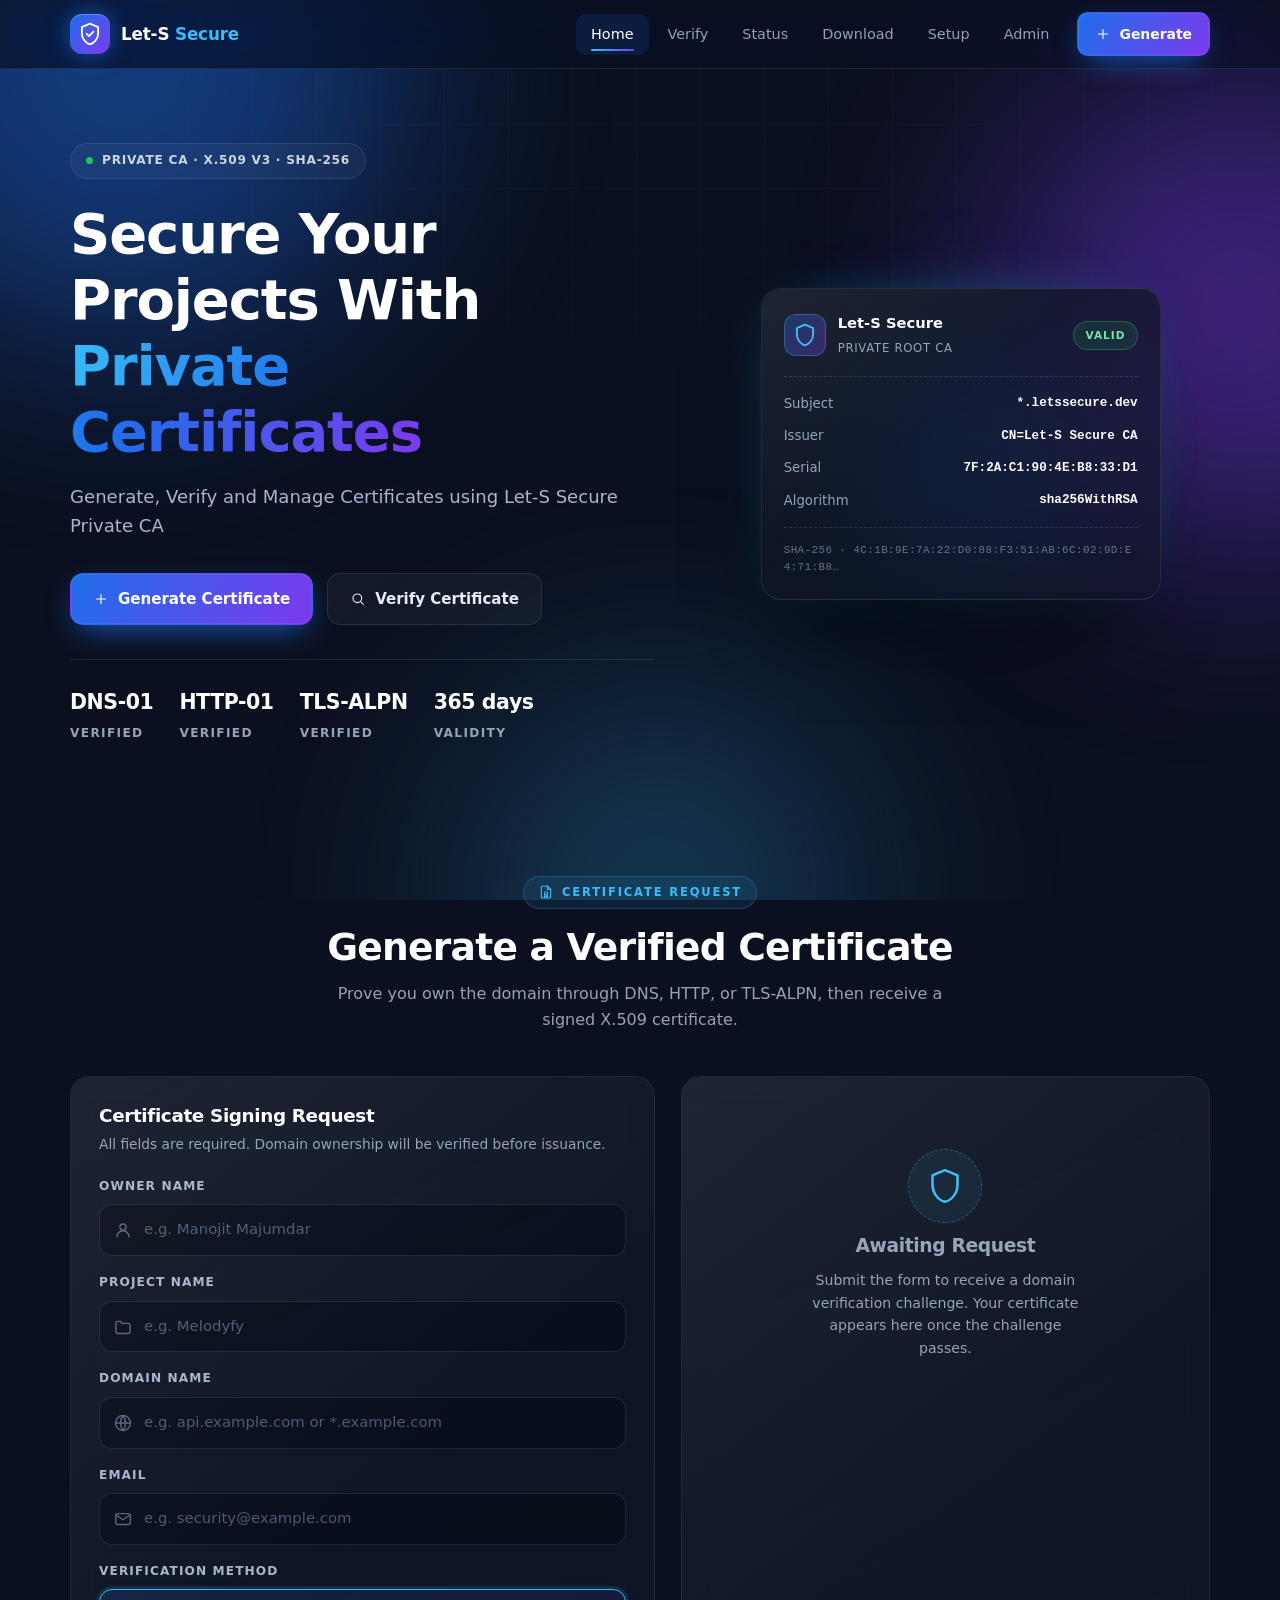
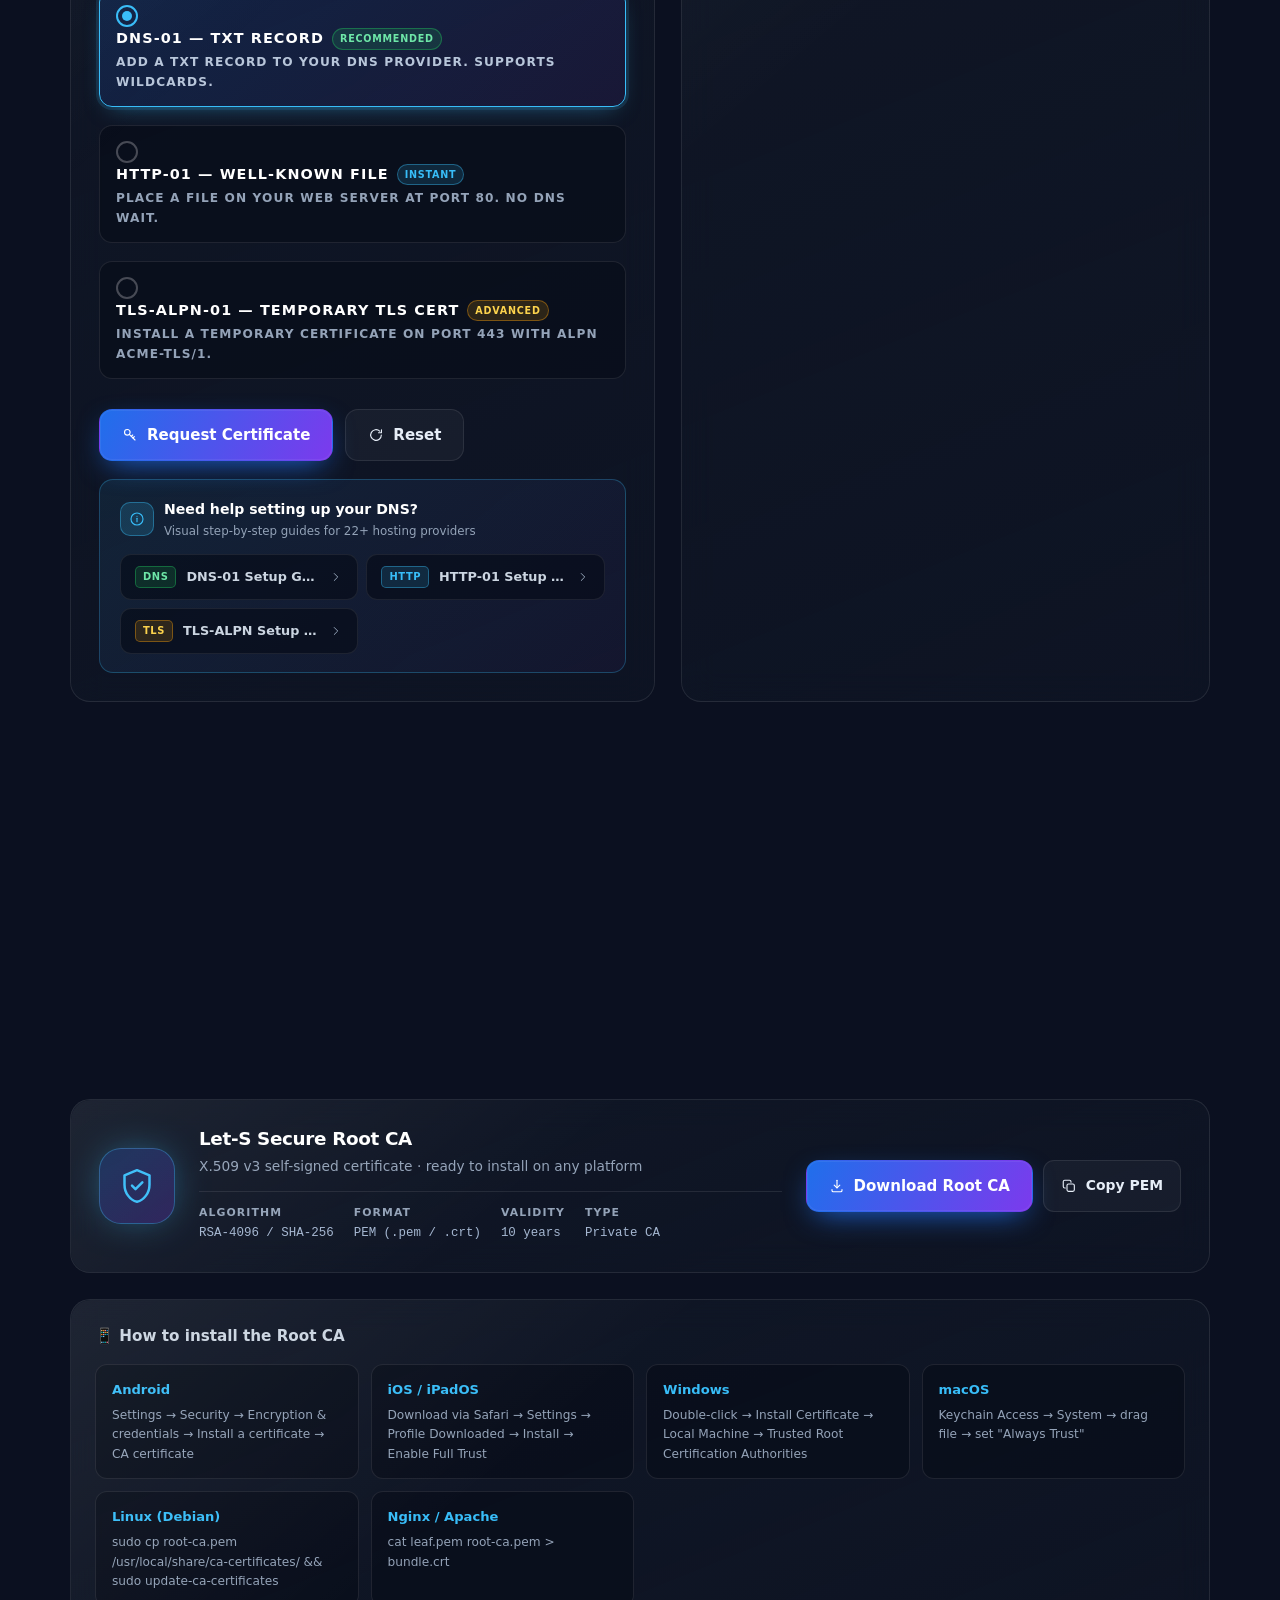
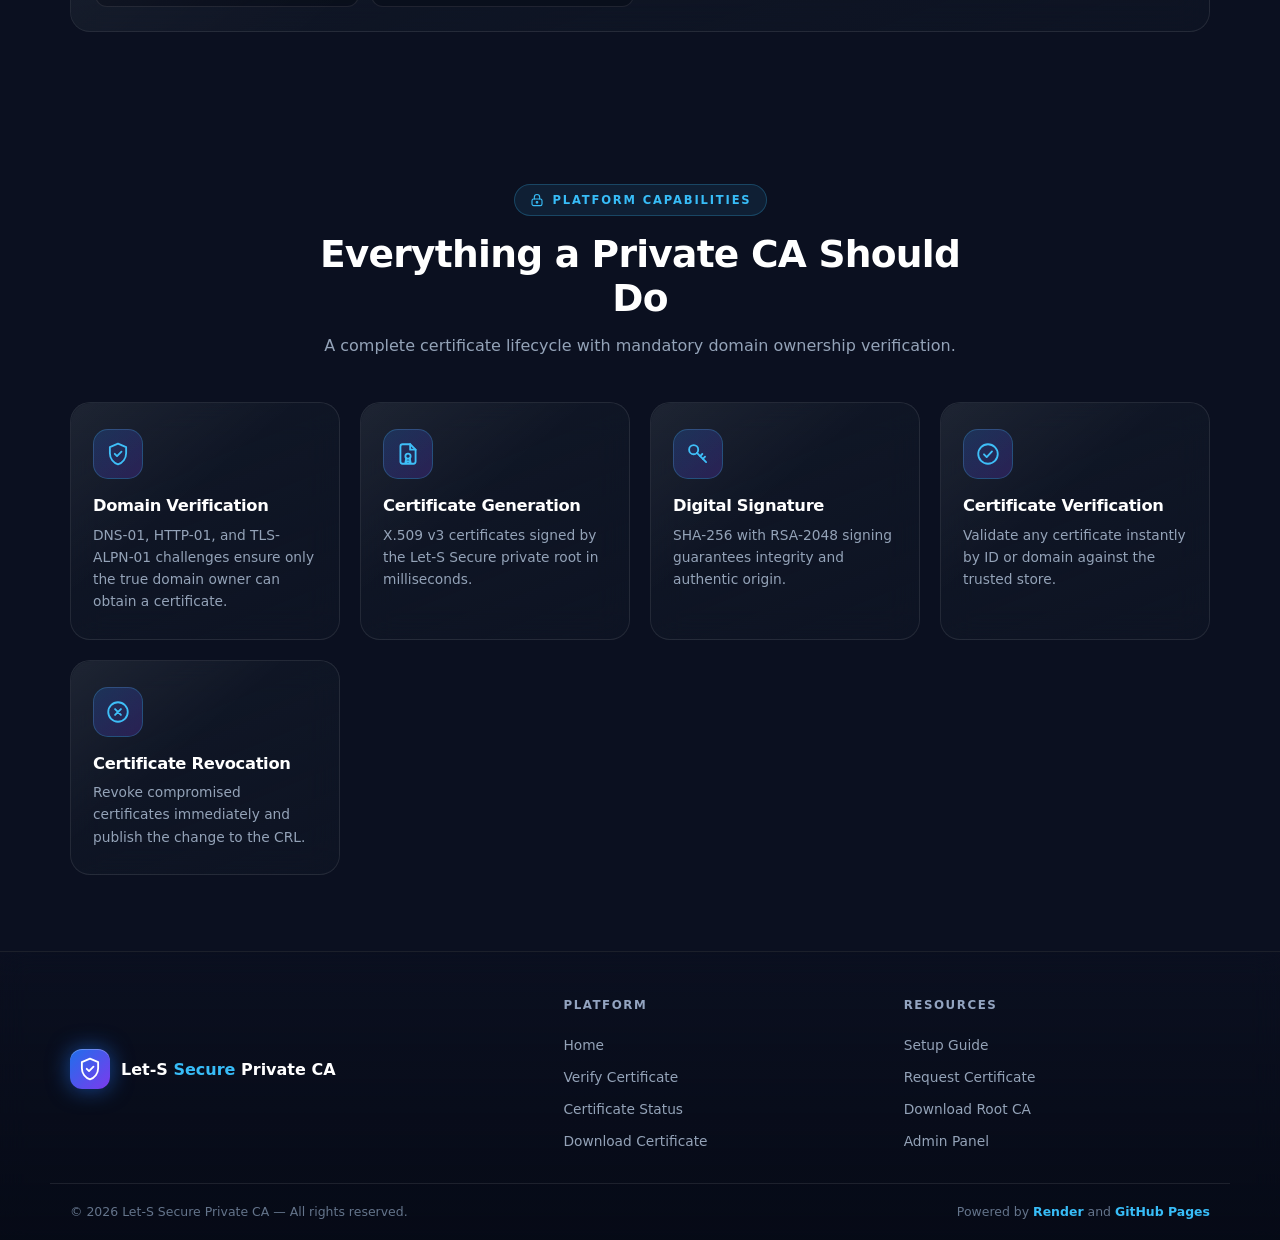
<file: index.html>
<!DOCTYPE html>
<html lang="en">
<head>
<meta charset="UTF-8" />
<meta name="viewport" content="width=device-width, initial-scale=1" />
<title>Let-S Secure — Private Certificate Authority</title>
<meta name="description" content="Generate, verify and manage private SSL/TLS certificates with Let-S Secure Private CA." />
<link rel="icon" href="data:image/svg+xml,<svg xmlns='http://www.w3.org/2000/svg' viewBox='0 0 24 24'><path d='M12 2.5 4.5 5.6v5.6c0 4.9 3.2 9.2 7.5 10.3 4.3-1.1 7.5-5.4 7.5-10.3V5.6L12 2.5Z' fill='none' stroke='%2338bdf8' stroke-width='1.7'/></svg>" />
<link rel="stylesheet" href="assets/style.css" />
<style>
/* Private key panel — one-time display */
.private-key-panel{
  margin-top:20px;padding:20px;border-radius:16px;
  background:linear-gradient(140deg,rgba(245,158,11,.14),rgba(245,158,11,.04));
  border:1.5px solid rgba(245,158,11,.6);
  animation:errShake .55s var(--ease) both;
  box-shadow:0 0 40px -12px rgba(245,158,11,.6);
}
.private-key-panel .pk-head{
  display:flex;align-items:flex-start;gap:14px;margin-bottom:14px;
}
.private-key-panel .pk-icon{
  width:44px;height:44px;border-radius:50%;flex:none;
  display:grid;place-items:center;
  background:rgba(245,158,11,.22);
  border:1px solid rgba(245,158,11,.55);
  color:#fcd34d;
  box-shadow:0 0 24px -4px rgba(245,158,11,.9);
}
.private-key-panel .pk-head h4{
  font-size:1.05rem;margin:0 0 4px;color:#fcd34d;font-weight:800;
}
.private-key-panel .pk-head p{
  font-size:.8rem;color:#fcd34d;margin:0;line-height:1.55;opacity:.9;
}
.private-key-panel .pk-box{
  border-radius:12px;overflow:hidden;
  border:1px solid rgba(245,158,11,.4);
  background:rgba(4,8,18,.85);
  margin-bottom:14px;
}
.private-key-panel .pk-box-head{
  display:flex;align-items:center;justify-content:space-between;
  gap:12px;padding:10px 14px;
  background:rgba(245,158,11,.08);
  border-bottom:1px solid rgba(245,158,11,.25);
  font-size:.72rem;color:#fcd34d;
  letter-spacing:.08em;text-transform:uppercase;font-weight:800;
}
.private-key-panel .pk-body{
  padding:14px;max-height:240px;overflow:auto;
  font-family:ui-monospace,SFMono-Regular,Menlo,Consolas,monospace;
  font-size:.7rem;line-height:1.65;color:#fcd34d;
  white-space:pre-wrap;word-break:break-all;
}
.private-key-panel .pk-actions{
  display:flex;gap:10px;flex-wrap:wrap;
}
.private-key-panel .pk-note{
  padding:12px 14px;border-radius:10px;
  background:rgba(239,68,68,.1);
  border:1px solid rgba(239,68,68,.35);
  font-size:.8rem;color:#fca5a5;line-height:1.6;
  margin-top:14px;
}
.private-key-panel .pk-note b{color:#fecaca}
.private-key-panel .pk-confirm{
  display:flex;align-items:flex-start;gap:10px;
  padding:12px 14px;border-radius:10px;
  background:rgba(8,12,24,.7);
  border:1px solid rgba(255,255,255,.1);
  margin-top:14px;cursor:pointer;user-select:none;
}
.private-key-panel .pk-confirm input{
  width:18px;height:18px;margin-top:2px;flex:none;cursor:pointer;
  accent-color:var(--ok);
}
.private-key-panel .pk-confirm span{
  font-size:.83rem;color:#cbd5e1;line-height:1.55;
}
.private-key-panel .btn[disabled]{
  opacity:.4;pointer-events:none;
}
</style>
</head>
<body data-page="home">

<div class="bg" aria-hidden="true">
  <div class="grid-lines"></div>
  <div class="orb orb-1"></div>
  <div class="orb orb-2"></div>
  <div class="orb orb-3"></div>
</div>

<header class="site-header">
  <nav class="nav">
    <a class="brand" href="index.html">
      <span class="brand-mark"><svg class="ic ic-lg"><use href="#i-shield-check"/></svg></span>
      <span class="brand-text">Let-S <b>Secure</b></span>
    </a>
    <button class="menu-btn" id="menu-btn" aria-label="Toggle menu" aria-expanded="false">
      <svg class="ic"><use href="#i-menu"/></svg>
    </button>
    <div class="nav-links" id="nav-links">
      <a class="nav-link active" href="index.html">Home</a>
      <a class="nav-link" href="verify.html">Verify</a>
      <a class="nav-link" href="status.html">Status</a>
      <a class="nav-link" href="download.html">Download</a>
      <a class="nav-link" href="setup.html">Setup</a>
      <a class="nav-link" href="admin.html">Admin</a>
      <a class="btn btn-primary btn-sm nav-cta" href="#request"><svg class="ic ic-sm"><use href="#i-plus"/></svg> Generate</a>
    </div>
  </nav>
</header>

<main>
  <div class="container">
    <div class="hero">
      <div class="hero-copy reveal">
        <div class="badge"><span class="pulse-dot"></span> Private CA · X.509 v3 · SHA-256</div>
        <h1>Secure Your Projects With <span class="grad">Private Certificates</span></h1>
        <p class="lead">Generate, Verify and Manage Certificates using Let-S Secure Private CA</p>
        <div class="hero-actions">
          <a class="btn btn-primary" href="#request"><svg class="ic ic-sm"><use href="#i-plus"/></svg> Generate Certificate</a>
          <a class="btn btn-ghost" href="verify.html"><svg class="ic ic-sm"><use href="#i-search"/></svg> Verify Certificate</a>
        </div>
        <div class="trust">
          <div class="trust-item"><strong>DNS-01</strong><span>Verified</span></div>
          <div class="trust-item"><strong>HTTP-01</strong><span>Verified</span></div>
          <div class="trust-item"><strong>TLS-ALPN</strong><span>Verified</span></div>
          <div class="trust-item"><strong>365 days</strong><span>Validity</span></div>
        </div>
      </div>
      <div class="hero-visual reveal">
        <div class="cert-mock glass">
          <div class="cert-mock-head">
            <div class="logo-sq"><svg class="ic ic-lg"><use href="#i-shield"/></svg></div>
            <div><strong>Let-S Secure</strong><small>Private Root CA</small></div>
            <span class="chip chip-ok">Valid</span>
          </div>
          <div class="cert-mock-body">
            <div class="kv"><span>Subject</span><b>*.letssecure.dev</b></div>
            <div class="kv"><span>Issuer</span><b>CN=Let-S Secure CA</b></div>
            <div class="kv"><span>Serial</span><b>7F:2A:C1:90:4E:B8:33:D1</b></div>
            <div class="kv"><span>Algorithm</span><b>sha256WithRSA</b></div>
          </div>
          <div class="cert-mock-foot">SHA-256 · 4C:1B:9E:7A:22:D0:88:F3:51:AB:6C:02:9D:E4:71:B8…</div>
        </div>
      </div>
    </div>
  </div>

  <div class="container">
    <section class="section" id="request">
      <div class="section-head reveal">
        <span class="eyebrow"><svg class="ic ic-sm"><use href="#i-cert"/></svg> Certificate Request</span>
        <h2>Generate a Verified Certificate</h2>
        <p>Prove you own the domain through DNS, HTTP, or TLS-ALPN, then receive a signed X.509 certificate.</p>
      </div>
      <div class="request-grid">
        <form class="glass form-card reveal" id="cert-form" novalidate>
          <h3>Certificate Signing Request</h3>
          <p class="sub">All fields are required. Domain ownership will be verified before issuance.</p>

          <div class="field" data-field="owner">
            <label for="f-owner">Owner Name</label>
            <div class="input-wrap"><svg class="ic"><use href="#i-user"/></svg>
              <input id="f-owner" name="owner" type="text" placeholder="e.g. Manojit Majumdar" autocomplete="name" />
            </div>
            <span class="err">Please enter the certificate owner's name.</span>
          </div>
          <div class="field" data-field="project">
            <label for="f-project">Project Name</label>
            <div class="input-wrap"><svg class="ic"><use href="#i-folder"/></svg>
              <input id="f-project" name="project" type="text" placeholder="e.g. Melodyfy" />
            </div>
            <span class="err">Please enter a project name.</span>
          </div>
          <div class="field" data-field="domain">
            <label for="f-domain">Domain Name</label>
            <div class="input-wrap"><svg class="ic"><use href="#i-globe"/></svg>
              <input id="f-domain" name="domain" type="text" placeholder="e.g. api.example.com or *.example.com" />
            </div>
            <span class="err">Enter a valid domain, e.g. api.example.com</span>
          </div>
          <div class="field" data-field="email">
            <label for="f-email">Email</label>
            <div class="input-wrap"><svg class="ic"><use href="#i-mail"/></svg>
              <input id="f-email" name="email" type="email" placeholder="e.g. security@example.com" autocomplete="email" />
            </div>
            <span class="err">Enter a valid email address.</span>
          </div>

          <div class="field" data-field="method">
            <label>Verification Method</label>
            <div class="method-choice" id="method-choice" role="radiogroup">
              <label class="method-option selected" data-value="dns-01" role="radio" aria-checked="true" tabindex="0">
                <span class="method-radio"></span>
                <span class="method-info">
                  <span class="method-title">DNS-01 — TXT record <span class="method-badge">Recommended</span></span>
                  <span class="method-desc">Add a TXT record to your DNS provider. Supports wildcards.</span>
                </span>
              </label>
              <label class="method-option" data-value="http-01" role="radio" aria-checked="false" tabindex="0">
                <span class="method-radio"></span>
                <span class="method-info">
                  <span class="method-title">HTTP-01 — Well-known file <span class="method-badge fast">Instant</span></span>
                  <span class="method-desc">Place a file on your web server at port 80. No DNS wait.</span>
                </span>
              </label>
              <label class="method-option" data-value="tls-alpn-01" role="radio" aria-checked="false" tabindex="0">
                <span class="method-radio"></span>
                <span class="method-info">
                  <span class="method-title">TLS-ALPN-01 — Temporary TLS cert <span class="method-badge adv">Advanced</span></span>
                  <span class="method-desc">Install a temporary certificate on port 443 with ALPN acme-tls/1.</span>
                </span>
              </label>
            </div>
            <input type="hidden" id="f-method" name="method" value="dns-01" />
          </div>

          <div class="form-actions">
            <button type="submit" class="btn btn-primary" id="issue-btn">
              <svg class="ic ic-sm"><use href="#i-key"/></svg> Request Certificate
            </button>
            <button type="reset" class="btn btn-ghost">
              <svg class="ic ic-sm"><use href="#i-refresh"/></svg> Reset
            </button>
          </div>

          <div class="setup-help-block">
            <div class="setup-help-head">
              <div class="sh-icon"><svg class="ic ic-sm"><use href="#i-info"/></svg></div>
              <div class="sh-text">
                <h4>Need help setting up your DNS?</h4>
                <p>Visual step-by-step guides for 22+ hosting providers</p>
              </div>
            </div>
            <div class="setup-help-links">
              <a class="setup-help-link" href="setup.html?method=dns">
                <span class="shl-tag sh-tag-dns">DNS</span>
                <span class="shl-label">DNS-01 Setup Guide</span>
                <svg class="ic shl-arrow" viewBox="0 0 24 24" fill="none" stroke="currentColor" stroke-width="2"><polyline points="9 6 15 12 9 18"/></svg>
              </a>
              <a class="setup-help-link" href="setup.html?method=http">
                <span class="shl-tag sh-tag-http">HTTP</span>
                <span class="shl-label">HTTP-01 Setup Guide</span>
                <svg class="ic shl-arrow" viewBox="0 0 24 24" fill="none" stroke="currentColor" stroke-width="2"><polyline points="9 6 15 12 9 18"/></svg>
              </a>
              <a class="setup-help-link" href="setup.html?method=tls">
                <span class="shl-tag sh-tag-tls">TLS</span>
                <span class="shl-label">TLS-ALPN Setup Guide</span>
                <svg class="ic shl-arrow" viewBox="0 0 24 24" fill="none" stroke="currentColor" stroke-width="2"><polyline points="9 6 15 12 9 18"/></svg>
              </a>
            </div>
          </div>
        </form>

        <aside class="glass result-card reveal" id="issue-result" aria-live="polite">
          <div class="result-empty">
            <div class="ring"><svg class="ic ic-xl"><use href="#i-shield"/></svg></div>
            <h3>Awaiting Request</h3>
            <p>Submit the form to receive a domain verification challenge. Your certificate appears here once the challenge passes.</p>
          </div>
        </aside>
      </div>
    </section>
  </div>

  <div class="container">
    <section class="section" id="trust-root">
      <div class="section-head reveal">
        <span class="eyebrow"><svg class="ic ic-sm"><use href="#i-shield-check"/></svg> Trust Anchor</span>
        <h2>Download the Root CA Certificate</h2>
        <p>Install our Root CA on your device or server to trust every certificate issued by Let-S Secure.</p>
      </div>

      <div class="root-ca-card glass reveal">
        <div class="root-ca-icon"><svg class="ic ic-xl"><use href="#i-shield-check"/></svg></div>
        <div class="root-ca-info">
          <h3>Let-S Secure Root CA</h3>
          <p>X.509 v3 self-signed certificate · ready to install on any platform</p>
          <div class="root-ca-meta">
            <div class="rc-meta-item"><span class="rc-key">Algorithm</span><span class="rc-val">RSA-4096 / SHA-256</span></div>
            <div class="rc-meta-item"><span class="rc-key">Format</span><span class="rc-val">PEM (.pem / .crt)</span></div>
            <div class="rc-meta-item"><span class="rc-key">Validity</span><span class="rc-val">10 years</span></div>
            <div class="rc-meta-item"><span class="rc-key">Type</span><span class="rc-val">Private CA</span></div>
          </div>
        </div>
        <div class="root-ca-actions">
          <button class="btn btn-primary" id="download-root-ca-btn">
            <svg class="ic ic-sm"><use href="#i-download"/></svg> Download Root CA
          </button>
          <button class="btn btn-ghost btn-sm" id="copy-root-ca-btn">
            <svg class="ic ic-sm"><use href="#i-copy"/></svg> Copy PEM
          </button>
        </div>
      </div>
      <div id="root-ca-error"></div>

      <div class="glass root-ca-install-hint reveal">
        <h4>📱 How to install the Root CA</h4>
        <div class="install-steps-grid">
          <div class="install-step-card"><strong>Android</strong><p>Settings → Security → Encryption &amp; credentials → Install a certificate → CA certificate</p></div>
          <div class="install-step-card"><strong>iOS / iPadOS</strong><p>Download via Safari → Settings → Profile Downloaded → Install → Enable Full Trust</p></div>
          <div class="install-step-card"><strong>Windows</strong><p>Double-click → Install Certificate → Local Machine → Trusted Root Certification Authorities</p></div>
          <div class="install-step-card"><strong>macOS</strong><p>Keychain Access → System → drag file → set "Always Trust"</p></div>
          <div class="install-step-card"><strong>Linux (Debian)</strong><p>sudo cp root-ca.pem /usr/local/share/ca-certificates/ &amp;&amp; sudo update-ca-certificates</p></div>
          <div class="install-step-card"><strong>Nginx / Apache</strong><p>cat leaf.pem root-ca.pem &gt; bundle.crt</p></div>
        </div>
      </div>
    </section>
  </div>

  <div class="container">
    <section class="section" id="features">
      <div class="section-head reveal">
        <span class="eyebrow"><svg class="ic ic-sm"><use href="#i-lock"/></svg> Platform Capabilities</span>
        <h2>Everything a Private CA Should Do</h2>
        <p>A complete certificate lifecycle with mandatory domain ownership verification.</p>
      </div>
      <div class="features-grid grid-stagger">
        <article class="glass feature reveal">
          <div class="f-icon"><svg class="ic ic-lg"><use href="#i-shield-check"/></svg></div>
          <h3>Domain Verification</h3>
          <p>DNS-01, HTTP-01, and TLS-ALPN-01 challenges ensure only the true domain owner can obtain a certificate.</p>
        </article>
        <article class="glass feature reveal">
          <div class="f-icon"><svg class="ic ic-lg"><use href="#i-cert"/></svg></div>
          <h3>Certificate Generation</h3>
          <p>X.509 v3 certificates signed by the Let-S Secure private root in milliseconds.</p>
        </article>
        <article class="glass feature reveal">
          <div class="f-icon"><svg class="ic ic-lg"><use href="#i-key"/></svg></div>
          <h3>Digital Signature</h3>
          <p>SHA-256 with RSA-2048 signing guarantees integrity and authentic origin.</p>
        </article>
        <article class="glass feature reveal">
          <div class="f-icon"><svg class="ic ic-lg"><use href="#i-check-circle"/></svg></div>
          <h3>Certificate Verification</h3>
          <p>Validate any certificate instantly by ID or domain against the trusted store.</p>
        </article>
        <article class="glass feature reveal">
          <div class="f-icon"><svg class="ic ic-lg"><use href="#i-x-circle"/></svg></div>
          <h3>Certificate Revocation</h3>
          <p>Revoke compromised certificates immediately and publish the change to the CRL.</p>
        </article>
      </div>
    </section>
  </div>
</main>

<footer class="site-footer">
  <div class="footer-inner">
    <div class="footer-brand">
      <span class="brand-mark"><svg class="ic ic-lg"><use href="#i-shield-check"/></svg></span>
      <span class="brand-text">Let-S <b>Secure</b> Private CA</span>
    </div>
    <div class="footer-col">
      <h4>Platform</h4>
      <a href="index.html">Home</a>
      <a href="verify.html">Verify Certificate</a>
      <a href="status.html">Certificate Status</a>
      <a href="download.html">Download Certificate</a>
    </div>
    <div class="footer-col">
      <h4>Resources</h4>
      <a href="setup.html">Setup Guide</a>
      <a href="index.html#request">Request Certificate</a>
      <a href="index.html#trust-root">Download Root CA</a>
      <a href="admin.html">Admin Panel</a>
    </div>
  </div>
  <div class="footer-bottom">
    <span>© <span id="year"></span> Let-S Secure Private CA — All rights reserved.</span>
    <span>Powered by <b>Render</b> and <b>GitHub Pages</b></span>
  </div>
</footer>

<script src="assets/app.js"></script>
<script>
window.LS_home = function () {
  "use strict";
  const { $, escapeHtml, fmtDate, fmtCountdown, toast, sleep, apiRequest,
    copyText, downloadFile, getCachedCertIds, cacheCertId,
    DOMAIN_RE, EMAIL_RE, setFieldError, clearFieldErrors,
    renderAdvancedError, classifyError } = LS;
  const API = LS.API;

  /* ==========================================================
     METHOD CHOICE
     ========================================================== */
  function initMethodChoice() {
    const wrap = document.getElementById("method-choice");
    const hidden = document.getElementById("f-method");
    if (!wrap || !hidden) return;
    const options = wrap.querySelectorAll(".method-option");

    function select(opt) {
      options.forEach((o) => {
        const on = o === opt;
        o.classList.toggle("selected", on);
        o.setAttribute("aria-checked", String(on));
      });
      hidden.value = opt.dataset.value;
    }

    options.forEach((opt) => {
      opt.addEventListener("click", (e) => { e.preventDefault(); select(opt); });
      opt.addEventListener("keydown", (e) => {
        if (e.key === " " || e.key === "Enter") { e.preventDefault(); select(opt); }
      });
    });
  }
  initMethodChoice();

  /* ==========================================================
     STATE
     ========================================================== */
  const form = $("#cert-form");
  const resultBox = $("#issue-result");

  let currentChallenge = null;
  let challengeTimerInterval = null;

  function clearChallengeTimer() {
    if (challengeTimerInterval) {
      clearInterval(challengeTimerInterval);
      challengeTimerInterval = null;
    }
  }

  function renderInitial() {
    clearChallengeTimer();
    currentChallenge = null;
    resultBox.innerHTML =
      '<div class="result-empty">' +
        '<div class="ring"><svg class="ic ic-xl"><use href="#i-shield"/></svg></div>' +
        "<h3>Awaiting Request</h3>" +
        "<p>Submit the form to receive a domain verification challenge. Your certificate appears here once the challenge passes.</p>" +
      "</div>";
  }

  /* ==========================================================
     PRIVATE KEY PANEL (NEW — CRITICAL)
     ========================================================== */
  function buildPrivateKeyPanel(privateKeyPem, certId) {
    // Escape the PEM for safe insertion into a <pre>-like element
    const escaped = escapeHtml(privateKeyPem);

    return (
      '<div class="private-key-panel">' +
        '<div class="pk-head">' +
          '<div class="pk-icon"><svg class="ic ic-lg"><use href="#i-key"/></svg></div>' +
          "<div>" +
            "<h4>⚠ Save Your Private Key Now</h4>" +
            "<p>This is the ONLY time the private key is shown. " +
              "You will NOT be able to retrieve it again from this page.</p>" +
          "</div>" +
        "</div>" +

        '<div class="pk-box">' +
          '<div class="pk-box-head">' +
            "<span>" + escapeHtml(certId) + ".key.pem</span>" +
            "<span>PRIVATE KEY · RSA-2048</span>" +
          "</div>" +
          '<div class="pk-body" id="pk-content-' + certId + '">' + escaped + "</div>" +
        "</div>" +

        '<div class="pk-actions">' +
          '<button class="btn btn-primary btn-sm" data-action="download-private-key" data-id="' + certId + '">' +
            '<svg class="ic ic-sm"><use href="#i-download"/></svg> Download Key (.key.pem)' +
          "</button>" +
          '<button class="btn btn-ghost btn-sm" data-action="copy-private-key" data-id="' + certId + '">' +
            '<svg class="ic ic-sm"><use href="#i-copy"/></svg> Copy to Clipboard' +
          "</button>" +
        "</div>" +

        '<label class="pk-confirm">' +
          '<input type="checkbox" id="pk-confirm-' + certId + '" />' +
          "<span><b>I have saved my private key securely.</b> " +
            "I understand that if I lose it, the certificate cannot be used and " +
            "only an administrator can recover it via the admin panel.</span>" +
        "</label>" +

        '<div class="pk-note">' +
          "<b>Security notice:</b> Store the private key in a secure location " +
          "(password manager, encrypted vault). Never share it via email, chat, " +
          "or unencrypted storage. The key is encrypted at rest on our server " +
          "with AES-256-GCM and can be retrieved later by an admin if needed." +
        "</div>" +
      "</div>"
    );
  }

  /* ==========================================================
     RENDER ISSUED
     ========================================================== */
  function renderIssued(cert, privateKeyPem) {
    clearChallengeTimer();
    currentChallenge = null;

    const keyPanel = privateKeyPem ? buildPrivateKeyPanel(privateKeyPem, cert.certId) : "";

    resultBox.innerHTML =
      '<div class="issued-head">' +
        '<div class="ok-ring"><svg class="ic ic-lg"><use href="#i-check-circle"/></svg></div>' +
        "<div><h3>Certificate Issued</h3><p>Signed by Let-S Secure Private CA</p></div>" +
      "</div>" +

      '<div class="data-list">' +
        '<div class="data-row"><span class="k">Certificate ID</span><span class="v">' + escapeHtml(cert.certId) + "</span></div>" +
        '<div class="data-row"><span class="k">Domain</span><span class="v">' + escapeHtml(cert.domain) + "</span></div>" +
        '<div class="data-row"><span class="k">Project</span><span class="v">' + escapeHtml(cert.project) + "</span></div>" +
        '<div class="data-row"><span class="k">Owner</span><span class="v">' + escapeHtml(cert.owner) + "</span></div>" +
        '<div class="data-row"><span class="k">Serial</span><span class="v">' + escapeHtml(cert.serialNumber || "—") + "</span></div>" +
        '<div class="data-row"><span class="k">Valid Until</span><span class="v">' + escapeHtml(fmtDate(cert.expiresAt)) + "</span></div>" +
      "</div>" +

      (cert.fingerprint
        ? '<div style="font-size:.72rem;color:var(--muted);letter-spacing:.08em;text-transform:uppercase;font-weight:700;margin-bottom:8px">SHA-256 Fingerprint</div>' +
          '<div class="mono" style="font-size:.71rem;color:#7fa8d4;word-break:break-all;line-height:1.7;margin-bottom:18px">' + escapeHtml(cert.fingerprint) + "</div>"
        : "") +

      keyPanel +

      '<div class="form-actions" style="margin-top:20px">' +
        '<button class="btn btn-primary btn-sm" data-action="download-cert-now" data-id="' + cert.certId + '">' +
          '<svg class="ic ic-sm"><use href="#i-download"/></svg> Download Certificate (.pem)' +
        "</button>" +
        '<button class="btn btn-ghost btn-sm" data-action="download-fullchain-now" data-id="' + cert.certId + '">' +
          '<svg class="ic ic-sm"><use href="#i-download"/></svg> Download Fullchain' +
        "</button>" +
        '<button class="btn btn-ghost btn-sm" data-action="copy-cert-id" data-id="' + cert.certId + '">' +
          '<svg class="ic ic-sm"><use href="#i-copy"/></svg> Copy ID' +
        "</button>" +
        '<a class="btn btn-ghost btn-sm" href="verify.html?id=' + encodeURIComponent(cert.certId) + '">' +
          '<svg class="ic ic-sm"><use href="#i-check-circle"/></svg> Verify' +
        "</a>" +
      "</div>";
  }

  /* ==========================================================
     CHALLENGE RENDERING
     ========================================================== */
  function renderChallenge(challenge) {
    currentChallenge = challenge;
    const isDns = challenge.method === "dns-01";
    const isTls = challenge.method === "tls-alpn-01";
    const hasError = !!challenge.lastError;
    const attempts = challenge.attempts || 0;

    let errorHtml = "";
    let statusHtml = "";

    if (hasError) {
      const info = classifyError(new Error(challenge.lastError));
      let hints = info.hints;
      const lower = challenge.lastError.toLowerCase();

      if (lower.includes("no txt record found")) {
        hints = [
          "Log in to your DNS provider.",
          "Add a TXT record with the exact Name and Value shown below.",
          "DNS changes take 5–30 minutes to propagate worldwide.",
          "Try: <code>nslookup -type=TXT " + escapeHtml(challenge.dns?.name || "") + " 1.1.1.1</code>"
        ];
      } else if (lower.includes("token mismatch")) {
        hints = [
          "The TXT record exists but the value doesn't match.",
          "Copy the exact Value below — no extra spaces, no quotes.",
          "Verify with: <code>nslookup -type=TXT " + escapeHtml(challenge.dns?.name || "") + "</code>"
        ];
      }

      errorHtml =
        '<div class="advanced-error">' +
          '<div class="ae-head">' +
            '<div class="ae-icon"><svg class="ic ic-lg"><use href="#i-x-circle"/></svg></div>' +
            "<div>" +
              "<h4>" + escapeHtml(info.title) + '<span class="ae-code">' + escapeHtml(info.code) + "</span></h4>" +
              "<p>Verification attempt #" + attempts + " failed</p>" +
            "</div>" +
          "</div>" +
          '<div class="ae-message">' + escapeHtml(challenge.lastError) + "</div>" +
          '<div class="ae-hints">' +
            '<div class="ae-hints-label">How to fix this</div>' +
            "<ul>" + hints.map((h) => "<li>" + h + "</li>").join("") + "</ul>" +
          "</div>" +
        "</div>";

      statusHtml =
        '<div class="status-banner">' +
          '<div class="sb-icon"><svg class="ic ic-sm"><use href="#i-info"/></svg></div>' +
          "<p><b>Fix the issue above</b>, then click Retry Verification. " +
          "The challenge stays valid for the full hour.</p>" +
        "</div>";
    }

    let recordRows = "";
    if (isTls) {
      recordRows =
        '<div class="challenge-instruction" style="border-color:rgba(245,158,11,.35);background:rgba(245,158,11,.06)">' +
          '<div class="label" style="color:#fcd34d">⚠ Advanced — Port 443 Required</div>' +
          '<div style="font-size:.82rem;color:#fcd34d;line-height:1.6">' +
            'Install the provisioning certificate on port 443 with ALPN <b>acme-tls/1</b>.' +
          "</div>" +
        "</div>" +
        '<div class="form-actions" style="margin-bottom:14px">' +
          '<a class="btn btn-primary btn-sm" href="' + API.provisionCert(challenge.id) + '" download>Download Provisioning Cert</a>' +
          '<a class="btn btn-primary btn-sm" href="' + API.provisionKey(challenge.id) + '" download>Download Provisioning Key</a>' +
        "</div>";
    } else if (isDns) {
      recordRows =
        '<div class="record-table">' +
          '<div class="record-row"><span class="k">Type</span><span class="v">TXT</span></div>' +
          '<div class="record-row"><span class="k">Name</span><span class="v">' + escapeHtml(challenge.dns.name) + "</span></div>" +
          '<div class="record-row"><span class="k">Value</span><span class="v">' + escapeHtml(challenge.dns.value) + "</span></div>" +
          '<div class="record-row"><span class="k">TTL</span><span class="v">300</span></div>' +
        "</div>";
    } else {
      recordRows =
        '<div class="record-table">' +
          '<div class="record-row"><span class="k">File Path</span><span class="v">' + escapeHtml(challenge.http.path) + "</span></div>" +
          '<div class="record-row"><span class="k">Content</span><span class="v">' + escapeHtml(challenge.http.content) + "</span></div>" +
        "</div>";
    }

    const providerHint = isDns
      ? 'Log into your DNS provider, add the TXT record exactly as shown, then click <b>Verify Now</b>.'
      : isTls
        ? 'Install the provisioning files on port 443 with ALPN <b>acme-tls/1</b>, then click <b>Verify Now</b>.'
        : 'Create the file on your web server (public on port 80), then click <b>Verify Now</b>.';

    const setupMethod = isDns ? "dns" : isTls ? "tls" : "http";

    resultBox.innerHTML =
      '<div class="challenge-panel">' +
        '<div class="c-head">' +
          '<div class="c-icon"><svg class="ic ic-lg"><use href="#i-shield-check"/></svg></div>' +
          "<div>" +
            "<h3>Domain Verification Required" +
              (attempts ? '<span class="attempt-count">' + attempts + " attempt" + (attempts > 1 ? "s" : "") + "</span>" : "") +
            "</h3>" +
            "<p>Prove ownership of <b>" + escapeHtml(challenge.domain) + "</b>.</p>" +
          "</div>" +
        "</div>" +
        errorHtml + statusHtml + recordRows +
        '<div class="challenge-instruction" style="margin-bottom:14px">' +
          '<div class="label">Challenge ID</div>' +
          '<div class="value">' + escapeHtml(challenge.id) + "</div>" +
        "</div>" +
        '<div class="challenge-timer"><span>Challenge expires in</span> <b id="ch-timer">--:--</b></div>' +
        '<div class="challenge-hint">' + providerHint + "</div>" +
        '<div class="form-actions" style="margin-top:6px">' +
          '<button class="btn btn-primary" data-action="verify-challenge" data-id="' + challenge.id + '">' +
            '<svg class="ic ic-sm"><use href="#i-check-circle"/></svg> ' + (hasError ? "Retry Verification" : "Verify Now") +
          "</button>" +
          (isDns
            ? '<button class="btn btn-ghost btn-sm" data-action="copy-dns-name"><svg class="ic ic-sm"><use href="#i-copy"/></svg> Copy Name</button>' +
              '<button class="btn btn-ghost btn-sm" data-action="copy-dns-value"><svg class="ic ic-sm"><use href="#i-copy"/></svg> Copy Value</button>'
            : "") +
          '<button class="btn btn-ghost btn-sm" data-action="cancel-challenge">' +
            '<svg class="ic ic-sm"><use href="#i-x-circle"/></svg> Cancel' +
          "</button>" +
        "</div>" +
        '<div style="margin-top:14px;padding:12px 14px;border-radius:12px;background:rgba(56,189,248,.06);border:1px solid rgba(56,189,248,.22);display:flex;align-items:center;gap:10px;flex-wrap:wrap">' +
          '<svg class="ic ic-sm" style="color:var(--accent)"><use href="#i-info"/></svg>' +
          '<span style="font-size:.78rem;color:#a9b6cd;flex:1;min-width:180px">Need visual help? See the step-by-step guide.</span>' +
          '<a class="btn btn-ghost btn-sm" href="setup.html?method=' + setupMethod + '" style="width:auto">' +
            '<svg class="ic ic-sm"><use href="#i-globe"/></svg> Open Guide' +
          "</a>" +
        "</div>" +
      "</div>";

    startChallengeTimer(challenge.expiresAt);

    if (hasError) {
      setTimeout(() => {
        const banner = resultBox.querySelector(".advanced-error");
        if (banner) banner.scrollIntoView({ behavior: "smooth", block: "center" });
      }, 200);
    }
  }

  function startChallengeTimer(expiresAt) {
    clearChallengeTimer();
    const timerEl = document.getElementById("ch-timer");
    if (!timerEl) return;
    const update = () => {
      const remaining = new Date(expiresAt).getTime() - Date.now();
      timerEl.textContent = fmtCountdown(remaining);
      if (remaining <= 0) {
        clearChallengeTimer();
        toast("Challenge expired. Please request a new certificate.", "err");
      }
    };
    update();
    challengeTimerInterval = setInterval(update, 1000);
  }

  function renderIssuingChallenge() {
    resultBox.innerHTML =
      '<div class="issuing">' +
        "<h3>Creating Challenge…</h3>" +
        '<div class="step active"><span class="dot"><span class="spinner"></span></span><span>Validating request</span></div>' +
        '<div class="step"><span class="dot">2</span><span>Generating verification token</span></div>' +
        '<div class="step"><span class="dot">3</span><span>Waiting for domain ownership proof</span></div>' +
      "</div>";
  }

  /* ==========================================================
     SUBMIT
     ========================================================== */
  if (form) {
    form.addEventListener("submit", async (e) => {
      e.preventDefault();
      clearFieldErrors();

      const fd = new FormData(form);
      const data = {
        owner: String(fd.get("owner") || "").trim(),
        project: String(fd.get("project") || "").trim(),
        domain: String(fd.get("domain") || "").trim().toLowerCase()
          .replace(/^https?:\/\//, "").replace(/\/.*$/, ""),
        email: String(fd.get("email") || "").trim(),
        method: String(fd.get("method") || "dns-01"),
      };

      let valid = true;
      if (data.owner.length < 2) { setFieldError("owner", true); valid = false; }
      if (data.project.length < 2) { setFieldError("project", true); valid = false; }
      if (!DOMAIN_RE.test(data.domain)) { setFieldError("domain", true); valid = false; }
      if (!EMAIL_RE.test(data.email)) { setFieldError("email", true); valid = false; }

      if (!valid) {
        toast("Please correct the highlighted fields.", "err");
        const firstBad = $(".field.invalid input, .field.invalid select");
        if (firstBad) firstBad.focus();
        return;
      }

      const btn = $("#issue-btn");
      if (btn) btn.disabled = true;

      renderIssuingChallenge();

      try {
        const res = await apiRequest(API.requestCert(), {
          method: "POST",
          body: JSON.stringify(data),
        });

        // Pre-verified domain → certificate issued immediately with private key
        if (res.status === "issued" && res.certificate) {
          cacheCertId(res.certificate.certId);
          renderIssued(res.certificate, res.privateKeyPem);
          toast("🎉 Certificate issued. Save your private key now!", "ok", 8000);
          return;
        }

        renderChallenge(res.challenge);
        toast("Challenge created. Complete the verification.", "info", 5000);
      } catch (err) {
        renderAdvancedError(resultBox, err, {
          retryAction: () => form.dispatchEvent(new Event("submit", { cancelable: true })),
          retryLabel: "Try Again",
        });
        toast("Request failed: " + (err.message || "unknown error").split("\n")[0], "err", 6000);
      } finally {
        if (btn) btn.disabled = false;
      }
    });

    form.addEventListener("reset", () => {
      clearFieldErrors();
      renderInitial();
      const wrap = document.getElementById("method-choice");
      if (wrap) {
        const opts = wrap.querySelectorAll(".method-option");
        opts.forEach((o) => {
          const on = o.dataset.value === "dns-01";
          o.classList.toggle("selected", on);
          o.setAttribute("aria-checked", String(on));
        });
      }
      const hidden = document.getElementById("f-method");
      if (hidden) hidden.value = "dns-01";
    });
  }

  /* ==========================================================
     ACTION HANDLERS
     ========================================================== */
  document.addEventListener("click", async (e) => {
    const btn = e.target.closest("[data-action]");
    if (!btn) return;
    const action = btn.dataset.action;
    const id = btn.dataset.id;

    /* ---- Verify challenge ---- */
    if (action === "verify-challenge") {
      btn.disabled = true;
      const original = btn.innerHTML;
      btn.innerHTML = '<span class="spinner"></span> Checking…';

      try {
        const res = await apiRequest(API.verifyChallenge(id), { method: "POST" });
        const cert = res.certificate;
        cacheCertId(cert.certId);
        // ⚠ IMPORTANT: pass res.privateKeyPem — it appears ONLY here
        renderIssued(cert, res.privateKeyPem);
        toast("🎉 Certificate issued. Save your private key now!", "ok", 8000);
      } catch (err) {
        let refreshed = null;
        try {
          const rr = await apiRequest(API.challenge(id));
          refreshed = rr.challenge;
        } catch {}

        const merged = refreshed
          ? { ...currentChallenge, ...refreshed, dns: currentChallenge?.dns, http: currentChallenge?.http, lastError: err.message }
          : { ...currentChallenge, lastError: err.message };

        renderChallenge(merged);
        toast("Verification failed: " + (err.message || "").split("\n")[0].slice(0, 100), "err", 7000);
      } finally {
        btn.disabled = false;
        btn.innerHTML = original;
      }
    }

    /* ---- NEW: Download private key (once) ---- */
    if (action === "download-private-key") {
      const el = document.getElementById("pk-content-" + id);
      if (!el) { toast("Private key not found on page.", "err"); return; }
      const pem = el.textContent;
      downloadFile(id + ".key.pem", pem, "application/x-pem-file");
      toast("Downloaded " + id + ".key.pem — save it securely!", "ok", 5000);
    }

    /* ---- NEW: Copy private key ---- */
    if (action === "copy-private-key") {
      const el = document.getElementById("pk-content-" + id);
      if (!el) { toast("Private key not found on page.", "err"); return; }
      const ok = await copyText(el.textContent);
      toast(ok ? "Private key copied. Store it securely!" : "Copy failed.", ok ? "ok" : "err", 5000);
    }

    /* ---- Download certificate ---- */
    if (action === "download-cert-now") {
      try {
        const res = await fetch(API.download(id));
        if (!res.ok) throw new Error("Download failed");
        const pem = await res.text();
        downloadFile(id + ".pem", pem);
        toast("Downloaded " + id + ".pem", "ok");
      } catch (err) {
        renderAdvancedError(resultBox, err);
      }
    }

    /* ---- NEW: Download fullchain ---- */
    if (action === "download-fullchain-now") {
      try {
        const res = await fetch(API.fullchain(id));
        if (!res.ok) throw new Error("Download failed");
        const pem = await res.text();
        downloadFile(id + "-fullchain.pem", pem);
        toast("Downloaded " + id + "-fullchain.pem", "ok");
      } catch (err) {
        toast("Download failed: " + err.message, "err");
      }
    }

    /* ---- Copy cert ID ---- */
    if (action === "copy-cert-id") {
      const ok = await copyText(id);
      toast(ok ? "Certificate ID copied." : "Copy failed.", ok ? "ok" : "err");
    }

    /* ---- Copy DNS helpers ---- */
    if (action === "copy-dns-name" && currentChallenge?.dns) {
      const ok = await copyText(currentChallenge.dns.name);
      toast(ok ? "DNS name copied." : "Copy failed.", ok ? "ok" : "err");
    }
    if (action === "copy-dns-value" && currentChallenge?.dns) {
      const ok = await copyText(currentChallenge.dns.value);
      toast(ok ? "DNS value copied." : "Copy failed.", ok ? "ok" : "err");
    }

    /* ---- Cancel challenge ---- */
    if (action === "cancel-challenge") {
      if (!confirm("Cancel this challenge? You'll need to start over.")) return;
      renderInitial();
      toast("Challenge cancelled.", "info");
    }
  });

  /* ==========================================================
     ROOT CA
     ========================================================== */
  const downloadRootCaBtn = $("#download-root-ca-btn");
  const copyRootCaBtn = $("#copy-root-ca-btn");
  const rootCaError = $("#root-ca-error");

  async function fetchRootCaPem() {
    const res = await fetch(API.rootCaPem(), { cache: "no-store" });
    if (!res.ok) {
      let msg = "Root CA not available";
      try { const j = await res.json(); msg = j.error || msg; } catch {}
      throw new Error(msg);
    }
    return res.text();
  }

  if (downloadRootCaBtn) {
    downloadRootCaBtn.addEventListener("click", async () => {
      downloadRootCaBtn.disabled = true;
      rootCaError.innerHTML = "";
      try {
        const pem = await fetchRootCaPem();
        downloadFile("lets-secure-root-ca.pem", pem);
        toast("Downloaded Root CA certificate.", "ok");
      } catch (err) {
        renderAdvancedError(rootCaError, err, {
          retryAction: () => downloadRootCaBtn.click(),
          retryLabel: "Retry Download",
        });
      } finally {
        downloadRootCaBtn.disabled = false;
      }
    });
  }

  if (copyRootCaBtn) {
    copyRootCaBtn.addEventListener("click", async () => {
      copyRootCaBtn.disabled = true;
      try {
        const pem = await fetchRootCaPem();
        const ok = await copyText(pem);
        toast(ok ? "Root CA copied." : "Copy failed.", ok ? "ok" : "err");
      } catch (err) {
        renderAdvancedError(rootCaError, err);
      } finally {
        copyRootCaBtn.disabled = false;
      }
    });
  }

  /* Prefill */
  const params = new URLSearchParams(location.search);
  if (params.get("domain")) {
    const d = $("#f-domain"); if (d) d.value = params.get("domain");
  }
};
</script>
</body>
</html>
</file>
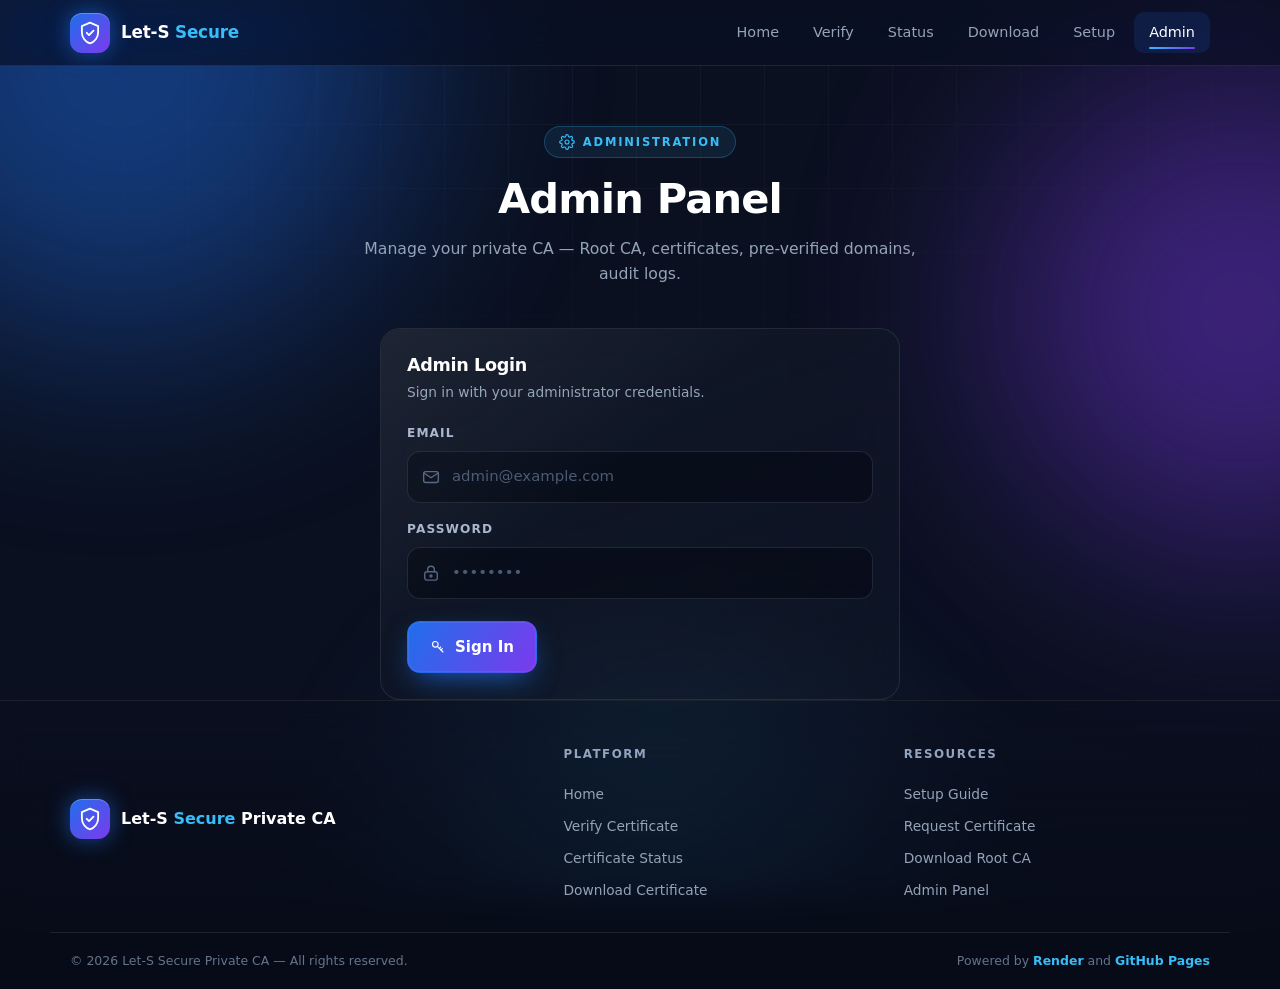
<file: admin.html>
<!DOCTYPE html>
<html lang="en">
<head>
<meta charset="UTF-8" />
<meta name="viewport" content="width=device-width, initial-scale=1" />
<title>Admin — Let-S Secure</title>
<link rel="icon" href="data:image/svg+xml,<svg xmlns='http://www.w3.org/2000/svg' viewBox='0 0 24 24'><path d='M12 2.5 4.5 5.6v5.6c0 4.9 3.2 9.2 7.5 10.3 4.3-1.1 7.5-5.4 7.5-10.3V5.6L12 2.5Z' fill='none' stroke='%2338bdf8' stroke-width='1.7'/></svg>" />
<link rel="stylesheet" href="assets/style.css" />
</head>
<body data-page="admin">

<div class="bg" aria-hidden="true">
  <div class="grid-lines"></div>
  <div class="orb orb-1"></div>
  <div class="orb orb-2"></div>
  <div class="orb orb-3"></div>
</div>

<header class="site-header">
  <nav class="nav">
    <a class="brand" href="index.html">
      <span class="brand-mark"><svg class="ic ic-lg"><use href="#i-shield-check"/></svg></span>
      <span class="brand-text">Let-S <b>Secure</b></span>
    </a>
    <button class="menu-btn" id="menu-btn" aria-label="Toggle menu" aria-expanded="false">
      <svg class="ic"><use href="#i-menu"/></svg>
    </button>
    <div class="nav-links" id="nav-links">
      <a class="nav-link" href="index.html">Home</a>
      <a class="nav-link" href="verify.html">Verify</a>
      <a class="nav-link" href="status.html">Status</a>
      <a class="nav-link" href="download.html">Download</a>
      <a class="nav-link" href="setup.html">Setup</a>
      <a class="nav-link active" href="admin.html">Admin</a>
    </div>
  </nav>
</header>

<main>
  <div class="container">
    <div class="page-head">
      <span class="eyebrow"><svg class="ic ic-sm"><use href="#i-settings"/></svg> Administration</span>
      <h1>Admin Panel</h1>
      <p>Manage your private CA — Root CA, certificates, pre-verified domains, audit logs.</p>
    </div>

    <div class="glass admin-card reveal" id="admin-login-card">
      <h3>Admin Login</h3>
      <p class="sub">Sign in with your administrator credentials.</p>
      <div class="field" data-field="admin-email">
        <label for="admin-email">Email</label>
        <div class="input-wrap"><svg class="ic"><use href="#i-mail"/></svg>
          <input id="admin-email" type="email" placeholder="admin@example.com" autocomplete="username" />
        </div>
      </div>
      <div class="field" data-field="admin-password">
        <label for="admin-password">Password</label>
        <div class="input-wrap"><svg class="ic"><use href="#i-lock"/></svg>
          <input id="admin-password" type="password" placeholder="••••••••" autocomplete="current-password" />
        </div>
      </div>
      <div class="form-actions">
        <button class="btn btn-primary" id="admin-login-btn">
          <svg class="ic ic-sm"><use href="#i-key"/></svg> Sign In
        </button>
      </div>
      <div id="admin-login-error"></div>
    </div>

    <div id="admin-dashboard" style="display:none">
      <div class="glass tool-card reveal" style="max-width:100%;margin-top:0">
        <div class="admin-header">
          <div>
            <h2>Administration</h2>
            <p style="color:var(--muted);font-size:.85rem" id="admin-user-email"></p>
          </div>
          <div style="display:flex;gap:10px;flex-wrap:wrap">
            <span class="admin-badge"><svg class="ic ic-sm"><use href="#i-shield-check"/></svg> Authenticated</span>
            <button class="btn btn-ghost btn-sm" id="admin-logout-btn">
              <svg class="ic ic-sm"><use href="#i-log-out"/></svg> Sign Out
            </button>
          </div>
        </div>

        <div class="admin-tabs">
          <div class="admin-tab active" data-tab="certs">Certificates</div>
          <div class="admin-tab" data-tab="domains">Pre-verified Domains</div>
          <div class="admin-tab" data-tab="rootca">Root CA</div>
          <div class="admin-tab" data-tab="logs">Audit Logs</div>
        </div>

        <div class="admin-panel active" data-panel="certs">
          <div class="form-actions" style="margin-top:0;margin-bottom:20px">
            <button class="btn btn-ghost btn-sm" id="reload-certs-btn">
              <svg class="ic ic-sm"><use href="#i-refresh"/></svg> Reload Certificates
            </button>
          </div>
          <div id="admin-certs-error"></div>
          <div class="cert-list" id="admin-cert-list"></div>
        </div>

        <div class="admin-panel" data-panel="domains">
          <p style="color:var(--muted);font-size:.85rem;margin-bottom:16px">
            Certificates for these patterns skip the challenge. Wildcards allowed: <code>*.example.com</code> or <code>*</code> for all.
          </p>
          <div class="search-row" style="margin-bottom:16px">
            <div class="input-wrap">
              <svg class="ic"><use href="#i-globe"/></svg>
              <input type="text" id="verified-domain-input" placeholder="e.g. *.company.internal or *.titaniums.online" />
            </div>
            <button class="btn btn-primary btn-sm" id="add-verified-domain-btn">
              <svg class="ic ic-sm"><use href="#i-plus"/></svg> Add Pattern
            </button>
          </div>
          <div id="verified-domains-error"></div>
          <div class="cert-list" id="verified-domains-list"></div>
        </div>

        <div class="admin-panel" data-panel="rootca">
          <p style="color:var(--muted);font-size:.85rem;margin-bottom:16px">
            The Root CA can only be created once. It is the trust anchor for every certificate.
          </p>
          <div class="form-actions" style="margin-top:0;margin-bottom:20px">
            <button class="btn btn-primary btn-sm" id="create-root-btn">
              <svg class="ic ic-sm"><use href="#i-key"/></svg> Create Root CA
            </button>
            <button class="btn btn-ghost btn-sm" id="load-root-info-btn">
              <svg class="ic ic-sm"><use href="#i-info"/></svg> Load Info
            </button>
            <a class="btn btn-ghost btn-sm" href="#" id="download-root-pem-link" target="_blank" rel="noopener">
              <svg class="ic ic-sm"><use href="#i-download"/></svg> Download .pem
            </a>
          </div>
          <div id="admin-rootca-error"></div>
          <div id="admin-rootca-info"></div>
        </div>

        <div class="admin-panel" data-panel="logs">
          <div class="form-actions" style="margin-top:0;margin-bottom:20px">
            <button class="btn btn-ghost btn-sm" id="reload-logs-btn">
              <svg class="ic ic-sm"><use href="#i-refresh"/></svg> Reload Logs
            </button>
          </div>
          <div id="admin-logs-error"></div>
          <div id="admin-logs-container"></div>
        </div>
      </div>
    </div>
  </div>
</main>

<footer class="site-footer">
  <div class="footer-inner">
    <div class="footer-brand">
      <span class="brand-mark"><svg class="ic ic-lg"><use href="#i-shield-check"/></svg></span>
      <span class="brand-text">Let-S <b>Secure</b> Private CA</span>
    </div>
    <div class="footer-col">
      <h4>Platform</h4>
      <a href="index.html">Home</a>
      <a href="verify.html">Verify Certificate</a>
      <a href="status.html">Certificate Status</a>
      <a href="download.html">Download Certificate</a>
    </div>
    <div class="footer-col">
      <h4>Resources</h4>
      <a href="setup.html">Setup Guide</a>
      <a href="index.html#request">Request Certificate</a>
      <a href="index.html#trust-root">Download Root CA</a>
      <a href="admin.html">Admin Panel</a>
    </div>
  </div>
  <div class="footer-bottom">
    <span>© <span id="year"></span> Let-S Secure Private CA — All rights reserved.</span>
    <span>Powered by <b>Render</b> and <b>GitHub Pages</b></span>
  </div>
</footer>

<script src="assets/app.js"></script>
<script>
window.LS_admin = function () {
  "use strict";
  const { $, $$, escapeHtml, fmtDate, toast, apiAuth, apiRequest,
    getToken, setAuth, clearAuth, getAdminEmail,
    renderAdvancedError, classifyError, downloadFile, fetchPem } = LS;
  const API = LS.API;

  /* ==========================================================
     AUTH STATE
     ========================================================== */
  const loginCard = $("#admin-login-card");
  const dashboard = $("#admin-dashboard");

  function isLoggedIn() { return !!getToken(); }

  function renderState() {
    if (isLoggedIn()) {
      loginCard.style.display = "none";
      dashboard.style.display = "block";
      const email = getAdminEmail() || "admin";
      const el = $("#admin-user-email"); if (el) el.textContent = email;
      loadCerts();
    } else {
      loginCard.style.display = "block";
      dashboard.style.display = "none";
    }
  }

  /* ==========================================================
     LOGIN
     ========================================================== */
  const loginBtn = $("#admin-login-btn");
  const loginErr = $("#admin-login-error");

  async function doLogin() {
    const email = ($("#admin-email").value || "").trim();
    const password = $("#admin-password").value || "";
    if (!email || !password) {
      toast("Enter email and password.", "err");
      return;
    }
    loginBtn.disabled = true;
    loginErr.innerHTML = "";
    try {
      const res = await apiRequest(API.adminLogin(), {
        method: "POST",
        body: JSON.stringify({ email, password }),
      });
      setAuth(res.token, res.user.email);
      toast("Signed in as " + res.user.email, "ok");
      renderState();
    } catch (err) {
      renderAdvancedError(loginErr, err, { retryAction: doLogin, retryLabel: "Retry Login" });
    } finally {
      loginBtn.disabled = false;
    }
  }

  loginBtn.addEventListener("click", doLogin);
  $("#admin-password").addEventListener("keydown", (e) => {
    if (e.key === "Enter") doLogin();
  });

  $("#admin-logout-btn").addEventListener("click", () => {
    clearAuth();
    toast("Signed out.", "info");
    renderState();
  });

  /* ==========================================================
     TABS
     ========================================================== */
  $$(".admin-tab").forEach((tab) => {
    tab.addEventListener("click", () => {
      const name = tab.dataset.tab;
      $$(".admin-tab").forEach((t) => t.classList.toggle("active", t === tab));
      $$(".admin-panel").forEach((p) => p.classList.toggle("active", p.dataset.panel === name));
      if (name === "domains") loadVerifiedDomains();
      if (name === "rootca") loadRootInfo();
      if (name === "logs") loadLogs();
    });
  });

  /* ==========================================================
     CERTIFICATES
     ========================================================== */
  const certList = $("#admin-cert-list");
  const certErr = $("#admin-certs-error");

  function statusBadge(cert) {
    if (cert.status === "revoked") return '<span class="chip chip-bad">Revoked</span>';
    if (cert.expiresAt && Date.now() > new Date(cert.expiresAt).getTime()) return '<span class="chip chip-bad">Expired</span>';
    return '<span class="chip chip-ok">Valid</span>';
  }

  async function loadCerts() {
    if (!isLoggedIn()) return;
    certErr.innerHTML = "";
    certList.innerHTML = '<div class="empty-state"><span class="spinner" style="display:inline-block;margin-right:8px;vertical-align:middle"></span>Loading certificates…</div>';
    try {
      const res = await apiAuth(API.adminListCerts());
      const certs = res.certificates || [];
      if (!certs.length) {
        certList.innerHTML = '<div class="empty-state">No certificates issued yet.</div>';
        return;
      }
      certList.innerHTML = certs.map((c) => (
        '<div class="glass cert-item">' +
          '<div class="ci-icon"><svg class="ic ic-lg"><use href="#i-cert"/></svg></div>' +
          '<div class="ci-main"><strong>' + escapeHtml(c.domain) + "</strong>" +
            "<small>" + escapeHtml(c.certId) + " · " + escapeHtml(c.owner || "—") + " · expires " + escapeHtml(fmtDate(c.expiresAt)) + "</small></div>" +
          statusBadge(c) +
          '<div style="display:flex;gap:8px;flex-wrap:wrap">' +
            '<a class="btn btn-ghost btn-sm" href="status.html?id=' + encodeURIComponent(c.certId) + '">Status</a>' +
            '<button class="btn btn-ghost btn-sm" data-action="download-key" data-id="' + c.certId + '">' +
              '<svg class="ic ic-sm"><use href="#i-key"/></svg> Key' +
            "</button>" +
            '<button class="btn btn-ghost btn-sm" data-action="download-fullchain" data-id="' + c.certId + '">' +
              '<svg class="ic ic-sm"><use href="#i-download"/></svg> Chain' +
            "</button>" +
            (c.status !== "revoked"
              ? '<button class="btn btn-danger btn-sm" data-action="revoke" data-id="' + c.certId + '">Revoke</button>'
              : "") +
            '<button class="btn btn-danger btn-sm" data-action="delete" data-id="' + c.certId + '">Delete</button>' +
          "</div>" +
        "</div>"
      )).join("");
    } catch (err) {
      if (err.status === 401) { clearAuth(); renderState(); return; }
      renderAdvancedError(certErr, err, { retryAction: loadCerts, retryLabel: "Reload" });
    }
  }

  $("#reload-certs-btn").addEventListener("click", loadCerts);

  certList.addEventListener("click", async (e) => {
    const btn = e.target.closest("[data-action]");
    if (!btn) return;
    const action = btn.dataset.action;
    const id = btn.dataset.id;

    /* ---- Download private key (ADMIN only) ---- */
    if (action === "download-key") {
      const confirmed = confirm(
        "Download the private key for " + id + "?\n\n" +
        "⚠️ This is a SENSITIVE operation.\n" +
        "The key will be decrypted and streamed to your browser.\n" +
        "This action will be recorded in the audit log.\n\n" +
        "Continue?"
      );
      if (!confirmed) return;

      btn.disabled = true;
      const original = btn.innerHTML;
      btn.innerHTML = '<span class="spinner"></span> Loading…';
      try {
        const pem = await fetchPem(API.key(id), { auth: true });
        downloadFile(id + ".key.pem", pem, "application/x-pem-file");
        toast("Downloaded " + id + ".key.pem", "ok", 5000);
      } catch (err) {
        renderAdvancedError(certErr, err, {
          retryAction: () => btn.click(),
          retryLabel: "Retry",
        });
        toast("Key download failed: " + err.message, "err");
      } finally {
        btn.disabled = false;
        btn.innerHTML = original;
      }
    }

    /* ---- Download fullchain ---- */
    if (action === "download-fullchain") {
      btn.disabled = true;
      try {
        const pem = await fetchPem(API.fullchain(id));
        downloadFile(id + "-fullchain.pem", pem);
        toast("Downloaded " + id + "-fullchain.pem", "ok");
      } catch (err) {
        toast("Download failed: " + err.message, "err");
      } finally {
        btn.disabled = false;
      }
    }

    /* ---- Revoke ---- */
    if (action === "revoke") {
      if (!confirm("Revoke certificate " + id + "? This cannot be undone.")) return;
      btn.disabled = true;
      try {
        await apiAuth(API.adminRevoke(), {
          method: "POST",
          body: JSON.stringify({ certId: id, reason: "revoked via admin panel" }),
        });
        toast("Certificate " + id + " revoked.", "err");
        loadCerts();
      } catch (err) {
        renderAdvancedError(certErr, err, { retryAction: loadCerts, retryLabel: "Reload" });
        btn.disabled = false;
      }
    }

    /* ---- Delete ---- */
    if (action === "delete") {
      if (!confirm("Delete certificate " + id + " permanently?\n\nThe encrypted private key will also be deleted.")) return;
      btn.disabled = true;
      try {
        await apiAuth(API.adminDelete(id), { method: "DELETE" });
        toast("Certificate " + id + " deleted.", "ok");
        loadCerts();
      } catch (err) {
        renderAdvancedError(certErr, err, { retryAction: loadCerts, retryLabel: "Reload" });
        btn.disabled = false;
      }
    }
  });

  /* ==========================================================
     VERIFIED DOMAINS
     ========================================================== */
  const domList = $("#verified-domains-list");
  const domErr = $("#verified-domains-error");
  const domInput = $("#verified-domain-input");
  const addDomBtn = $("#add-verified-domain-btn");

  async function loadVerifiedDomains() {
    if (!isLoggedIn()) return;
    domErr.innerHTML = "";
    domList.innerHTML = '<div class="empty-state"><span class="spinner" style="display:inline-block;margin-right:8px;vertical-align:middle"></span>Loading…</div>';
    try {
      const res = await apiAuth(API.adminVerifiedDomains());
      const domains = res.domains || [];
      if (!domains.length) {
        domList.innerHTML = '<div class="empty-state">No pre-verified domains yet. Every request requires a challenge.</div>';
        return;
      }
      domList.innerHTML = domains.map((d) => (
        '<div class="glass cert-item">' +
          '<div class="ci-icon"><svg class="ic ic-lg"><use href="#i-globe"/></svg></div>' +
          '<div class="ci-main"><strong>' + escapeHtml(d.pattern) + "</strong>" +
            "<small>Added by " + escapeHtml(d.createdBy || "—") + " · " + escapeHtml(fmtDate(d.createdAt)) + "</small></div>" +
          '<button class="btn btn-danger btn-sm" data-action="remove-domain" data-id="' + d.id + '">Remove</button>' +
        "</div>"
      )).join("");
    } catch (err) {
      renderAdvancedError(domErr, err, { retryAction: loadVerifiedDomains, retryLabel: "Reload" });
    }
  }

  addDomBtn.addEventListener("click", async () => {
    const pattern = (domInput.value || "").trim().toLowerCase();
    if (!pattern) { toast("Enter a domain pattern.", "err"); return; }
    addDomBtn.disabled = true;
    domErr.innerHTML = "";
    try {
      await apiAuth(API.adminVerifiedDomains(), {
        method: "POST",
        body: JSON.stringify({ pattern }),
      });
      domInput.value = "";
      toast("Added: " + pattern, "ok");
      loadVerifiedDomains();
    } catch (err) {
      renderAdvancedError(domErr, err, {
        retryAction: () => addDomBtn.click(),
        retryLabel: "Retry Add",
      });
    } finally {
      addDomBtn.disabled = false;
    }
  });

  domInput.addEventListener("keydown", (e) => {
    if (e.key === "Enter") addDomBtn.click();
  });

  domList.addEventListener("click", async (e) => {
    const btn = e.target.closest('[data-action="remove-domain"]');
    if (!btn) return;
    if (!confirm("Remove this pre-verified pattern?")) return;
    btn.disabled = true;
    try {
      await apiAuth(API.adminVerifiedDomainDelete(btn.dataset.id), { method: "DELETE" });
      toast("Removed.", "ok");
      loadVerifiedDomains();
    } catch (err) {
      renderAdvancedError(domErr, err, { retryAction: loadVerifiedDomains, retryLabel: "Reload" });
      btn.disabled = false;
    }
  });

  /* ==========================================================
     ROOT CA
     ========================================================== */
  const rootErr = $("#admin-rootca-error");
  const rootInfo = $("#admin-rootca-info");
  const createBtn = $("#create-root-btn");

  async function loadRootInfo() {
    if (!isLoggedIn()) return;
    rootErr.innerHTML = "";
    rootInfo.innerHTML = '<div class="empty-state"><span class="spinner" style="display:inline-block;margin-right:8px;vertical-align:middle"></span>Loading…</div>';
    try {
      const res = await apiAuth(API.adminRootInfo());
      const r = res.rootCA;
      rootInfo.innerHTML =
        '<div class="verify-banner ok">' +
          '<div class="vb-icon"><svg class="ic ic-lg"><use href="#i-shield-check"/></svg></div>' +
          "<div><h3>Root CA Active</h3><p>Serial: " + escapeHtml(r.serialNumber) + "</p></div>" +
        "</div>" +
        '<div class="data-list">' +
          '<div class="data-row"><span class="k">Common Name</span><span class="v">' + escapeHtml(r.subject?.commonName || "—") + "</span></div>" +
          '<div class="data-row"><span class="k">Organization</span><span class="v">' + escapeHtml(r.subject?.organization || "—") + "</span></div>" +
          '<div class="data-row"><span class="k">Serial</span><span class="v">' + escapeHtml(r.serialNumber) + "</span></div>" +
          '<div class="data-row"><span class="k">Algorithm</span><span class="v">' + escapeHtml(r.algorithm || "—") + "</span></div>" +
          '<div class="data-row"><span class="k">Validity</span><span class="v">' + escapeHtml(String(r.validityDays || "—")) + " days</span></div>" +
          '<div class="data-row"><span class="k">Created</span><span class="v">' + escapeHtml(fmtDate(r.createdAt)) + "</span></div>" +
        "</div>" +
        '<div style="font-size:.72rem;color:var(--muted);letter-spacing:.08em;text-transform:uppercase;font-weight:700;margin-bottom:8px">SHA-256 Fingerprint</div>' +
        '<div class="mono" style="font-size:.71rem;color:#7fa8d4;word-break:break-all;line-height:1.7">' + escapeHtml(r.fingerprint || "—") + "</div>";
    } catch (err) {
      if (err.status === 401) { clearAuth(); renderState(); return; }
      if (err.status === 404) {
        rootInfo.innerHTML = '<div class="empty-state">Root CA has not been created yet. Click <b>Create Root CA</b> above.</div>';
        return;
      }
      renderAdvancedError(rootErr, err, { retryAction: loadRootInfo, retryLabel: "Reload" });
    }
  }

  createBtn.addEventListener("click", async () => {
    if (!confirm("Create the Root CA? This can only be done once.")) return;
    createBtn.disabled = true;
    rootErr.innerHTML = "";
    rootInfo.innerHTML = '<div class="verify-banner warn">' +
      '<div class="vb-icon"><span class="spinner"></span></div>' +
      "<div><h3>Generating Root CA…</h3><p>RSA-4096 keypair. This takes 3–15 seconds. Do not refresh.</p></div></div>";
    try {
      await apiAuth(API.adminCreateRoot(), { method: "POST", timeoutMs: 60000 });
      toast("Root CA created successfully.", "ok");
      loadRootInfo();
    } catch (err) {
      renderAdvancedError(rootErr, err, {
        retryAction: () => createBtn.click(),
        retryLabel: "Retry Create",
      });
      rootInfo.innerHTML = "";
    } finally {
      createBtn.disabled = false;
    }
  });

  $("#load-root-info-btn").addEventListener("click", loadRootInfo);
  $("#download-root-pem-link").href = API.rootCaPem();

  /* ==========================================================
     AUDIT LOGS
     ========================================================== */
  const logsErr = $("#admin-logs-error");
  const logsBox = $("#admin-logs-container");

  async function loadLogs() {
    if (!isLoggedIn()) return;
    logsErr.innerHTML = "";
    logsBox.innerHTML = '<div class="empty-state"><span class="spinner" style="display:inline-block;margin-right:8px;vertical-align:middle"></span>Loading audit logs…</div>';
    try {
      const res = await apiAuth(API.adminAuditLogs());
      const logs = res.logs || [];
      if (!logs.length) {
        logsBox.innerHTML = '<div class="empty-state">No audit logs yet.</div>';
        return;
      }
      logsBox.innerHTML =
        '<div style="overflow-x:auto"><table class="log-table"><thead><tr>' +
          "<th>Time</th><th>Action</th><th>Actor</th><th>Target</th><th>Result</th>" +
        "</tr></thead><tbody>" +
        logs.map((l) => (
          "<tr>" +
            "<td>" + escapeHtml(fmtDate(l.timestamp)) + "</td>" +
            '<td><span class="log-action">' + escapeHtml(l.action) + "</span></td>" +
            "<td>" + escapeHtml(l.actor || "—") + "</td>" +
            "<td>" + escapeHtml(l.target || "—") + "</td>" +
            '<td class="' + (l.success ? "log-success" : "log-fail") + '">' + (l.success ? "✓" : "✗") + "</td>" +
          "</tr>"
        )).join("") +
        "</tbody></table></div>";
    } catch (err) {
      if (err.status === 401) { clearAuth(); renderState(); return; }
      renderAdvancedError(logsErr, err, { retryAction: loadLogs, retryLabel: "Reload Logs" });
    }
  }

  $("#reload-logs-btn").addEventListener("click", loadLogs);

  /* ==========================================================
     BOOT
     ========================================================== */
  renderState();
};
</script>
</body>
</html>
</file>
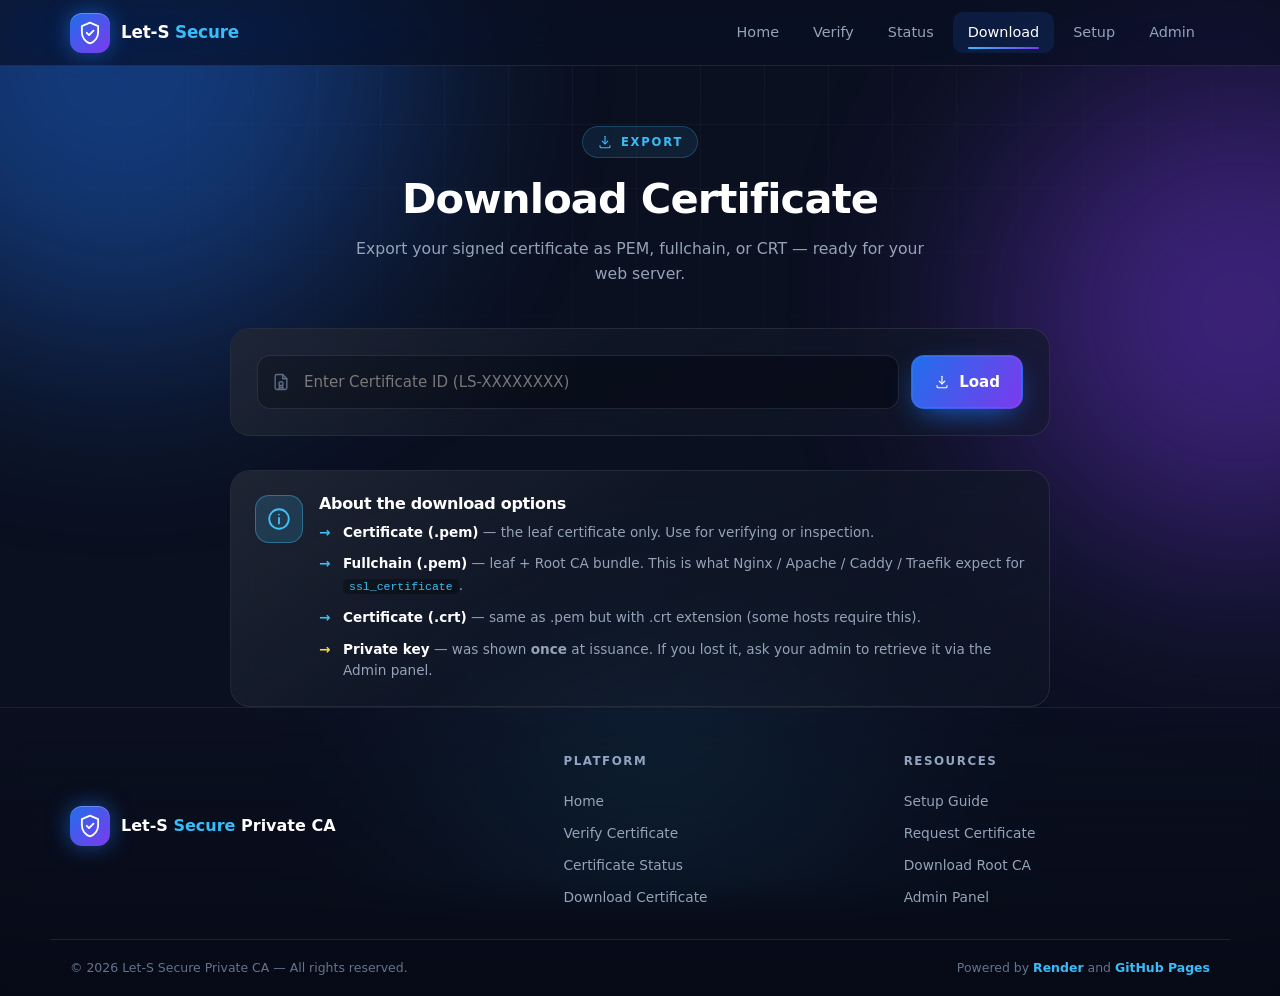
<file: download.html>
<!DOCTYPE html>
<html lang="en">
<head>
<meta charset="UTF-8" />
<meta name="viewport" content="width=device-width, initial-scale=1" />
<title>Download Certificate — Let-S Secure</title>
<link rel="icon" href="data:image/svg+xml,<svg xmlns='http://www.w3.org/2000/svg' viewBox='0 0 24 24'><path d='M12 2.5 4.5 5.6v5.6c0 4.9 3.2 9.2 7.5 10.3 4.3-1.1 7.5-5.4 7.5-10.3V5.6L12 2.5Z' fill='none' stroke='%2338bdf8' stroke-width='1.7'/></svg>" />
<link rel="stylesheet" href="assets/style.css" />
</head>
<body data-page="download">

<div class="bg" aria-hidden="true">
  <div class="grid-lines"></div>
  <div class="orb orb-1"></div>
  <div class="orb orb-2"></div>
  <div class="orb orb-3"></div>
</div>

<header class="site-header">
  <nav class="nav">
    <a class="brand" href="index.html">
      <span class="brand-mark"><svg class="ic ic-lg"><use href="#i-shield-check"/></svg></span>
      <span class="brand-text">Let-S <b>Secure</b></span>
    </a>
    <button class="menu-btn" id="menu-btn" aria-label="Toggle menu" aria-expanded="false">
      <svg class="ic"><use href="#i-menu"/></svg>
    </button>
    <div class="nav-links" id="nav-links">
      <a class="nav-link" href="index.html">Home</a>
      <a class="nav-link" href="verify.html">Verify</a>
      <a class="nav-link" href="status.html">Status</a>
      <a class="nav-link active" href="download.html">Download</a>
      <a class="nav-link" href="setup.html">Setup</a>
      <a class="nav-link" href="admin.html">Admin</a>
    </div>
  </nav>
</header>

<main>
  <div class="container">
    <div class="page-head">
      <span class="eyebrow"><svg class="ic ic-sm"><use href="#i-download"/></svg> Export</span>
      <h1>Download Certificate</h1>
      <p>Export your signed certificate as PEM, fullchain, or CRT — ready for your web server.</p>
    </div>

    <div class="glass tool-card reveal">
      <div class="search-row">
        <div class="input-wrap">
          <svg class="ic"><use href="#i-cert"/></svg>
          <input type="text" id="download-input" placeholder="Enter Certificate ID (LS-XXXXXXXX)" />
        </div>
        <button class="btn btn-primary" id="download-btn">
          <svg class="ic ic-sm"><use href="#i-download"/></svg> Load
        </button>
      </div>
      <div id="download-result"></div>
    </div>

    <!-- Info block -->
    <div class="glass" style="padding:24px;margin:34px auto 0;max-width:820px">
      <div style="display:flex;gap:16px;align-items:flex-start;flex-wrap:wrap">
        <div style="width:48px;height:48px;border-radius:14px;flex:none;display:grid;place-items:center;background:rgba(56,189,248,.16);border:1px solid rgba(56,189,248,.4);color:var(--accent)">
          <svg class="ic ic-lg"><use href="#i-info"/></svg>
        </div>
        <div style="flex:1;min-width:220px">
          <h3 style="font-size:1rem;margin-bottom:8px">About the download options</h3>
          <ul style="list-style:none;padding:0;margin:0;display:grid;gap:10px">
            <li style="font-size:.85rem;color:var(--muted);line-height:1.6;padding-left:24px;position:relative">
              <span style="position:absolute;left:0;color:var(--accent);font-weight:800">→</span>
              <b style="color:#fff">Certificate (.pem)</b> — the leaf certificate only. Use for verifying or inspection.
            </li>
            <li style="font-size:.85rem;color:var(--muted);line-height:1.6;padding-left:24px;position:relative">
              <span style="position:absolute;left:0;color:var(--accent);font-weight:800">→</span>
              <b style="color:#fff">Fullchain (.pem)</b> — leaf + Root CA bundle. This is what Nginx / Apache / Caddy / Traefik expect for <code style="padding:1px 6px;border-radius:5px;background:rgba(0,0,0,.4);font-size:.72rem;color:var(--accent)">ssl_certificate</code>.
            </li>
            <li style="font-size:.85rem;color:var(--muted);line-height:1.6;padding-left:24px;position:relative">
              <span style="position:absolute;left:0;color:var(--accent);font-weight:800">→</span>
              <b style="color:#fff">Certificate (.crt)</b> — same as .pem but with .crt extension (some hosts require this).
            </li>
            <li style="font-size:.85rem;color:var(--muted);line-height:1.6;padding-left:24px;position:relative">
              <span style="position:absolute;left:0;color:#fcd34d;font-weight:800">→</span>
              <b style="color:#fff">Private key</b> — was shown <b>once</b> at issuance. If you lost it, ask your admin to retrieve it via the Admin panel.
            </li>
          </ul>
        </div>
      </div>
    </div>
  </div>
</main>

<footer class="site-footer">
  <div class="footer-inner">
    <div class="footer-brand">
      <span class="brand-mark"><svg class="ic ic-lg"><use href="#i-shield-check"/></svg></span>
      <span class="brand-text">Let-S <b>Secure</b> Private CA</span>
    </div>
    <div class="footer-col">
      <h4>Platform</h4>
      <a href="index.html">Home</a>
      <a href="verify.html">Verify Certificate</a>
      <a href="status.html">Certificate Status</a>
      <a href="download.html">Download Certificate</a>
    </div>
    <div class="footer-col">
      <h4>Resources</h4>
      <a href="setup.html">Setup Guide</a>
      <a href="index.html#request">Request Certificate</a>
      <a href="index.html#trust-root">Download Root CA</a>
      <a href="admin.html">Admin Panel</a>
    </div>
  </div>
  <div class="footer-bottom">
    <span>© <span id="year"></span> Let-S Secure Private CA — All rights reserved.</span>
    <span>Powered by <b>Render</b> and <b>GitHub Pages</b></span>
  </div>
</footer>

<script src="assets/app.js"></script>
<script>
window.LS_download = function () {
  "use strict";
  const { $, escapeHtml, fmtDate, toast, apiRequest, CERT_ID_RE,
    renderAdvancedError, downloadFile, copyText, fetchPem } = LS;
  const API = LS.API;

  const input = $("#download-input");
  const btn = $("#download-btn");
  const out = $("#download-result");

  let loadedCert = null;
  let loadedPem = "";

  /* ==========================================================
     LOAD CERTIFICATE
     ========================================================== */
  async function load() {
    const q = (input.value || "").trim().toUpperCase();
    if (!q) {
      out.innerHTML =
        '<div class="verify-result"><div class="verify-banner warn">' +
          '<div class="vb-icon"><svg class="ic ic-lg"><use href="#i-info"/></svg></div>' +
          "<div><h3>Input Required</h3><p>Enter a certificate ID to load the bundle.</p></div>" +
        "</div></div>";
      toast("Enter a certificate ID.", "err");
      return;
    }
    if (!CERT_ID_RE.test(q)) {
      out.innerHTML =
        '<div class="advanced-error">' +
          '<div class="ae-head">' +
            '<div class="ae-icon"><svg class="ic ic-lg"><use href="#i-x-circle"/></svg></div>' +
            '<div><h4>Invalid certificate ID<span class="ae-code">BAD_FORMAT</span></h4>' +
            "<p>Expected format: LS-XXXXXXXX</p></div>" +
          "</div>" +
          '<div class="ae-message">"' + escapeHtml(q) + '" is not a valid certificate ID.</div>' +
        "</div>";
      return;
    }

    btn.disabled = true;
    out.innerHTML = '<div class="verify-result"><div class="verify-banner warn">' +
      '<div class="vb-icon"><span class="spinner"></span></div>' +
      "<div><h3>Loading…</h3><p>Fetching certificate bundle</p></div></div></div>";

    try {
      // Fetch metadata + PEM in parallel
      const [statusRes, pem] = await Promise.all([
        apiRequest(API.status(q)).catch(() => null),
        fetchPem(API.download(q)).catch(() => ""),
      ]);
      const cert = statusRes
        ? statusRes.certificate
        : { certId: q, domain: q, project: "—", expiresAt: null };
      loadedCert = cert;
      loadedPem = pem;
      renderDownload(cert, pem);
    } catch (err) {
      renderAdvancedError(out, err, { retryAction: load, retryLabel: "Retry" });
    } finally {
      btn.disabled = false;
    }
  }

  /* ==========================================================
     RENDER
     ========================================================== */
  function renderDownload(cert, pem) {
    const isRevoked = cert.status === "revoked";
    const isExpired = cert.expiresAt && Date.now() > new Date(cert.expiresAt).getTime();
    const bannerClass = isRevoked ? "bad" : isExpired ? "warn" : "ok";
    const bannerIcon = isRevoked ? "i-x-circle" : isExpired ? "i-clock" : "i-check-circle";

    out.innerHTML =
      '<div class="verify-result">' +
        '<div class="verify-banner ' + bannerClass + '">' +
          '<div class="vb-icon"><svg class="ic ic-lg"><use href="#' + bannerIcon + '"/></svg></div>' +
          "<div><h3>" + escapeHtml(cert.domain || cert.certId) + "</h3>" +
          "<p>" + escapeHtml(cert.certId) + " · " + escapeHtml(cert.project || "—") +
          (cert.expiresAt ? " · expires " + escapeHtml(fmtDate(cert.expiresAt)) : "") +
          (isRevoked ? " · <b>REVOKED</b>" : isExpired ? " · <b>EXPIRED</b>" : "") +
          "</p></div>" +
        "</div>" +

        (isRevoked
          ? '<div class="status-banner" style="background:rgba(239,68,68,.08);border-color:rgba(239,68,68,.35)">' +
              '<div class="sb-icon" style="background:rgba(239,68,68,.2);color:#fca5a5"><svg class="ic ic-sm"><use href="#i-x-circle"/></svg></div>' +
              "<p><b>This certificate has been revoked</b> and must not be trusted. " +
              "Do not deploy it on production servers.</p>" +
            "</div>"
          : "") +

        (pem
          ? '<div class="pem-box">' +
              '<div class="pem-head"><span>' + escapeHtml(cert.certId) + '.pem</span><span>PEM · Base64</span></div>' +
              '<div class="pem-body">' + escapeHtml(pem) + "</div>" +
            "</div>"
          : '<div class="status-banner"><div class="sb-icon"><svg class="ic ic-sm"><use href="#i-info"/></svg></div>' +
            "<p>PEM bundle was not available. Click Download again to retry.</p></div>") +

        '<div class="form-actions" style="margin-top:22px">' +
          '<button class="btn btn-primary btn-sm" data-dl="pem">' +
            '<svg class="ic ic-sm"><use href="#i-download"/></svg> Certificate (.pem)' +
          "</button>" +
          '<button class="btn btn-ghost btn-sm" data-dl="fullchain">' +
            '<svg class="ic ic-sm"><use href="#i-download"/></svg> Fullchain (.pem)' +
          "</button>" +
          '<button class="btn btn-ghost btn-sm" data-dl="crt">' +
            '<svg class="ic ic-sm"><use href="#i-download"/></svg> Certificate (.crt)' +
          "</button>" +
          '<button class="btn btn-ghost btn-sm" data-dl="copy">' +
            '<svg class="ic ic-sm"><use href="#i-copy"/></svg> Copy PEM' +
          "</button>" +
        "</div>" +

        '<div class="status-banner" style="margin-top:16px;background:rgba(245,158,11,.08);border-color:rgba(245,158,11,.35)">' +
          '<div class="sb-icon" style="background:rgba(245,158,11,.2);color:#fcd34d"><svg class="ic ic-sm"><use href="#i-key"/></svg></div>' +
          "<p><b>Need the private key?</b> " +
          "It was shown only once at issuance. " +
          "If you lost it, contact the CA administrator — they can retrieve it from the Admin panel.</p>" +
        "</div>" +
      "</div>";
  }

  /* ==========================================================
     DOWNLOAD ACTIONS
     ========================================================== */
  btn.addEventListener("click", load);
  input.addEventListener("keydown", (e) => {
    if (e.key === "Enter") { e.preventDefault(); load(); }
  });

  out.addEventListener("click", async (e) => {
    const b = e.target.closest("[data-dl]");
    if (!b || !loadedCert) return;
    const kind = b.dataset.dl;
    const certId = loadedCert.certId;

    /* ---- Download leaf certificate ---- */
    if (kind === "pem") {
      b.disabled = true;
      try {
        const pem = loadedPem || (await fetchPem(API.download(certId)));
        downloadFile(certId + ".pem", pem);
        toast("Downloaded " + certId + ".pem", "ok");
      } catch (err) {
        toast("Download failed: " + err.message, "err");
      } finally {
        b.disabled = false;
      }
    }

    /* ---- Download fullchain ---- */
    if (kind === "fullchain") {
      b.disabled = true;
      try {
        const pem = await fetchPem(API.fullchain(certId));
        downloadFile(certId + "-fullchain.pem", pem);
        toast("Downloaded " + certId + "-fullchain.pem", "ok");
      } catch (err) {
        renderAdvancedError(out, err, { retryAction: load, retryLabel: "Retry Load" });
        toast("Download failed: " + err.message, "err");
      } finally {
        b.disabled = false;
      }
    }

    /* ---- Download .crt (same content, different extension) ---- */
    if (kind === "crt") {
      b.disabled = true;
      try {
        const pem = loadedPem || (await fetchPem(API.download(certId)));
        downloadFile(certId + ".crt", pem, "application/x-x509-ca-cert");
        toast("Downloaded " + certId + ".crt", "ok");
      } catch (err) {
        toast("Download failed: " + err.message, "err");
      } finally {
        b.disabled = false;
      }
    }

    /* ---- Copy PEM to clipboard ---- */
    if (kind === "copy") {
      const pem = loadedPem || (await fetchPem(API.download(certId)).catch(() => ""));
      if (!pem) { toast("Nothing to copy.", "err"); return; }
      const ok = await copyText(pem);
      toast(ok ? "PEM copied to clipboard." : "Copy failed.", ok ? "ok" : "err");
    }
  });

  /* ==========================================================
     PREFILL FROM URL
     ========================================================== */
  const params = new URLSearchParams(location.search);
  if (params.get("id")) {
    input.value = params.get("id").toUpperCase();
    load();
  } else {
    const ids = LS.getCachedCertIds();
    if (ids[0]) input.placeholder = "Try: " + ids[0];
  }
};
</script>
</body>
</html>
</file>
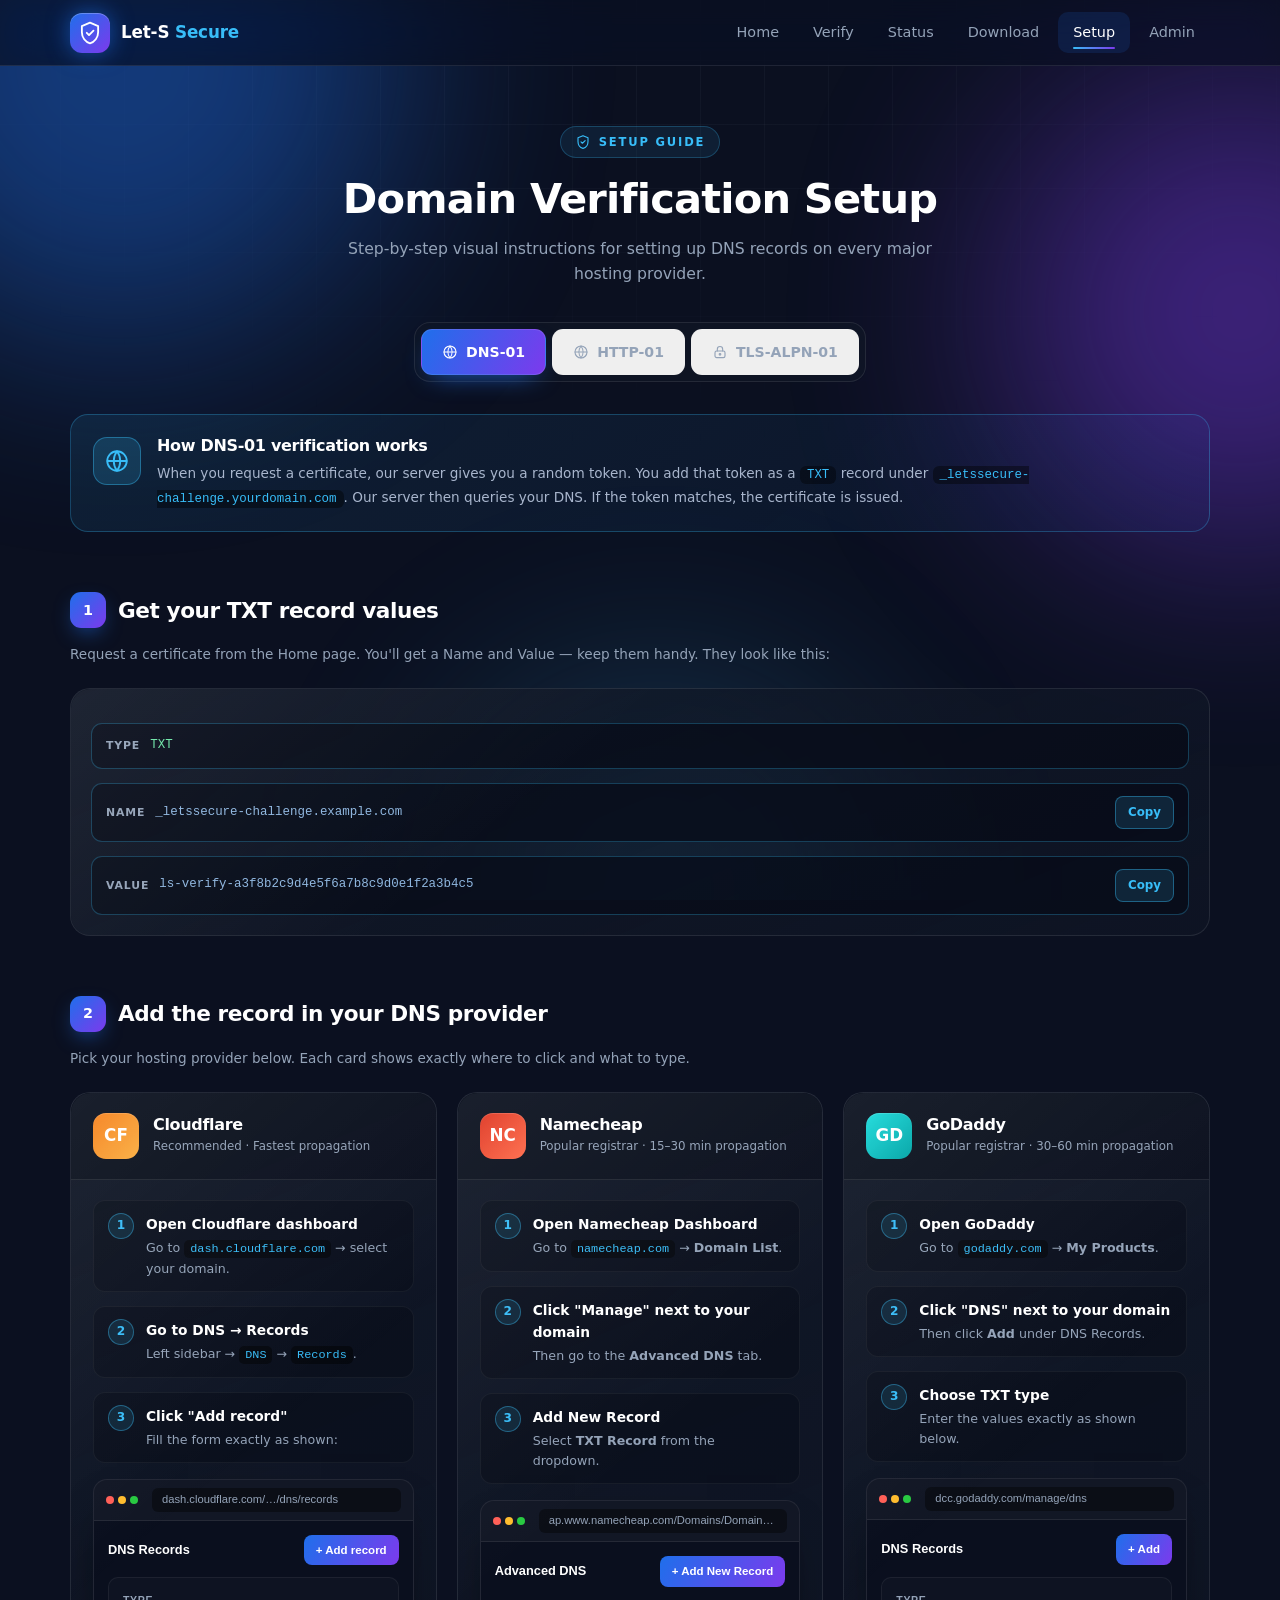
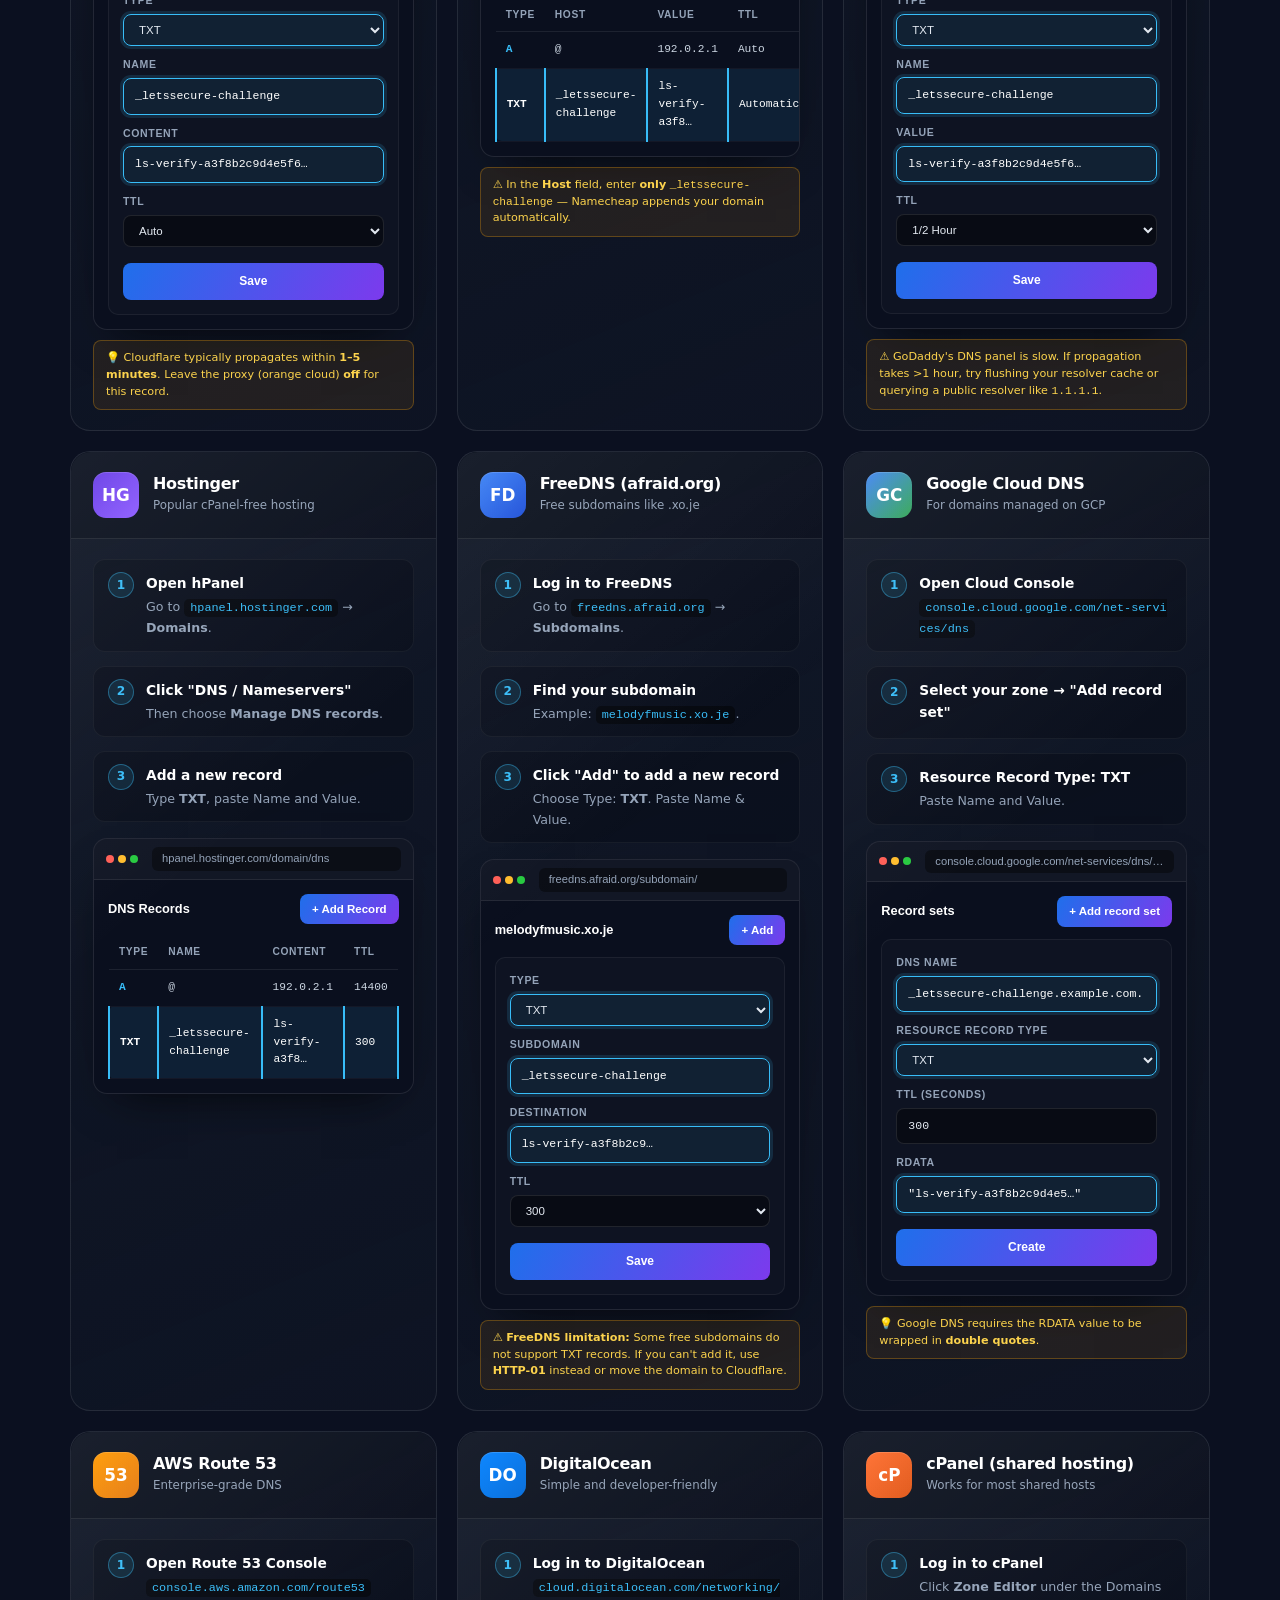
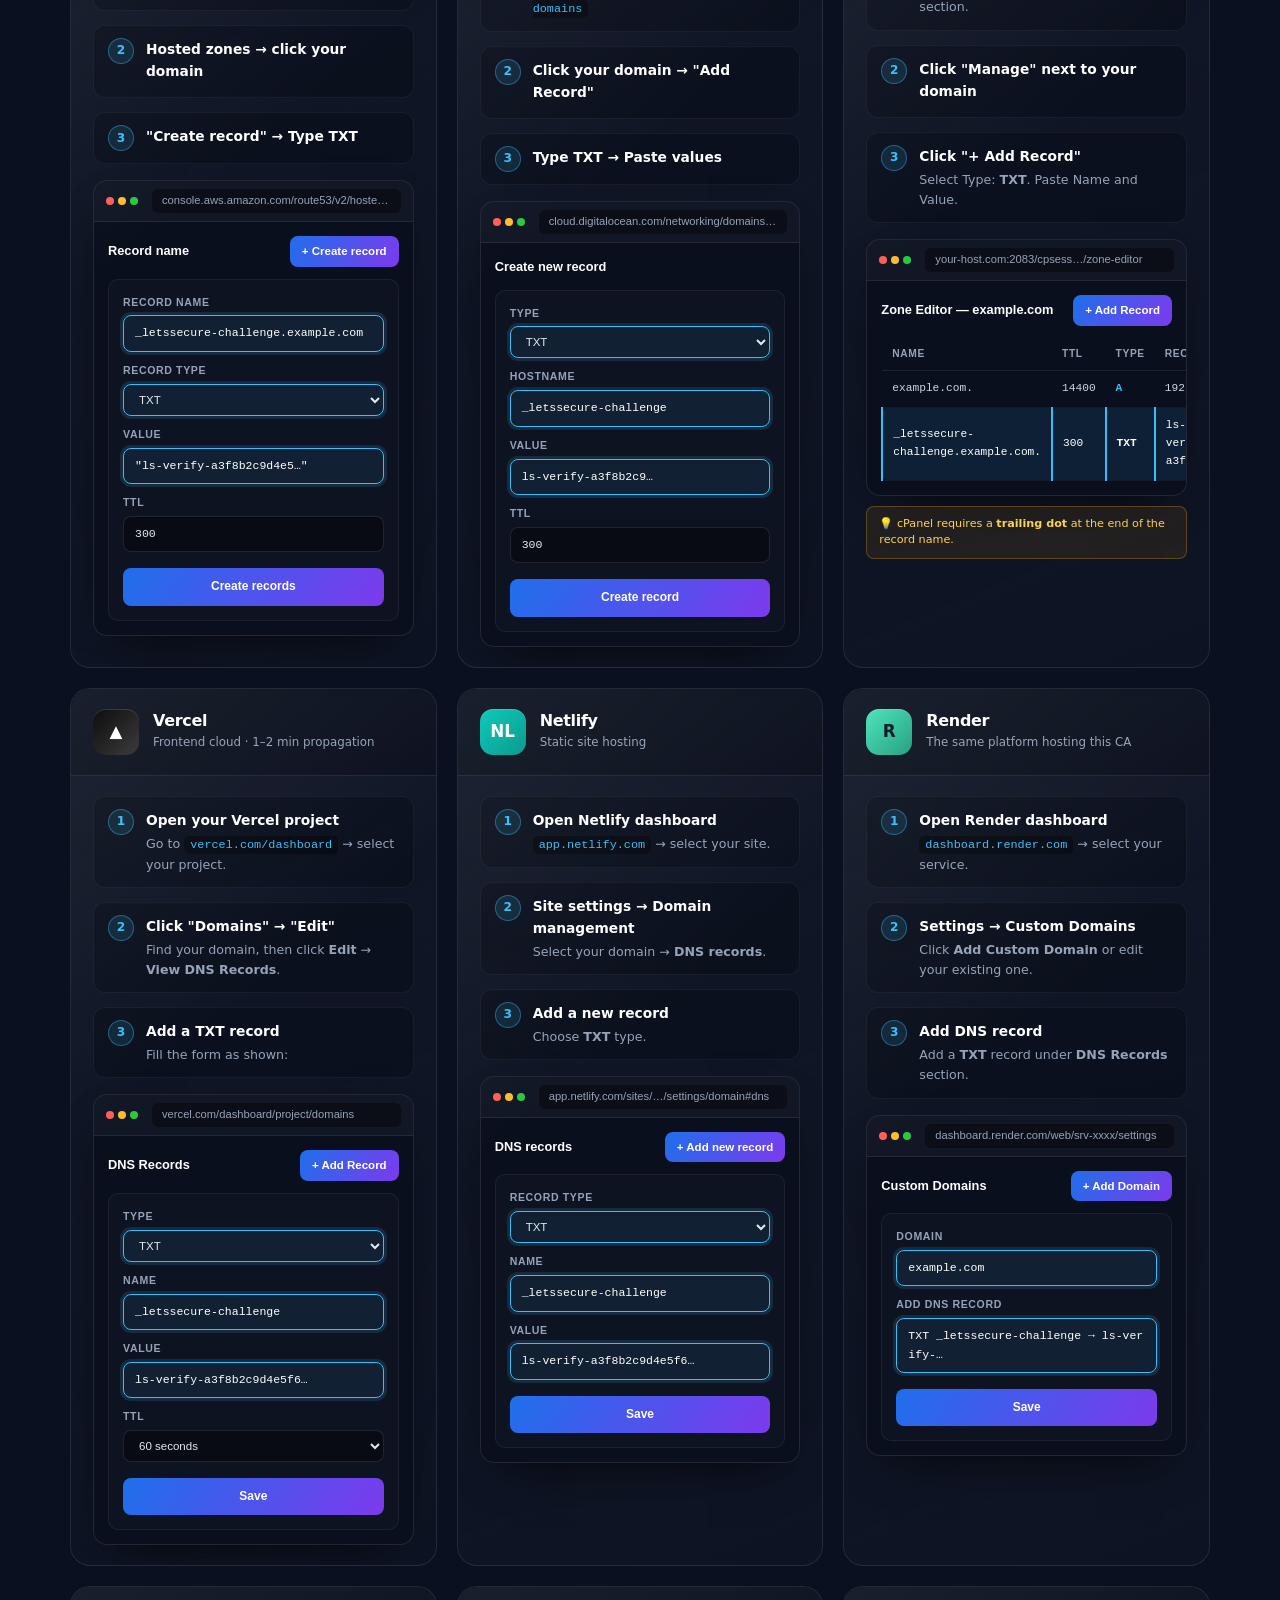
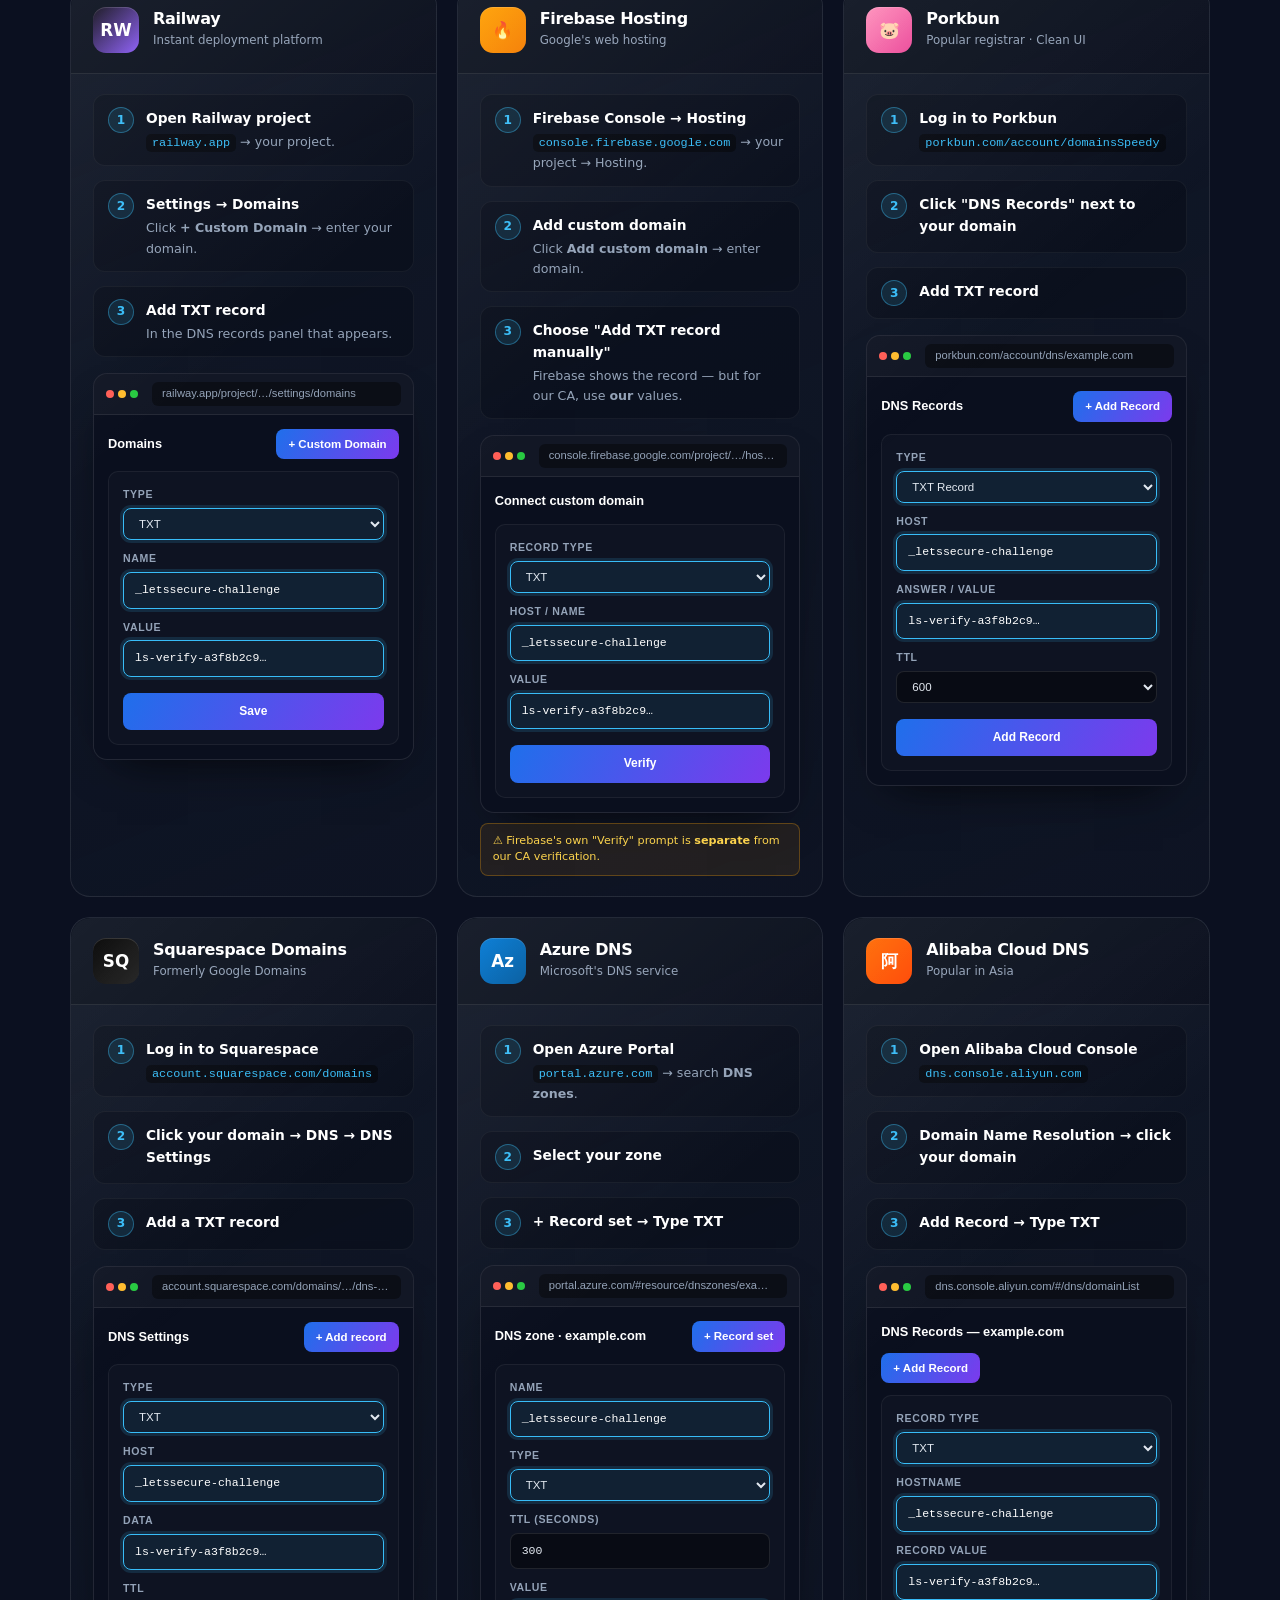
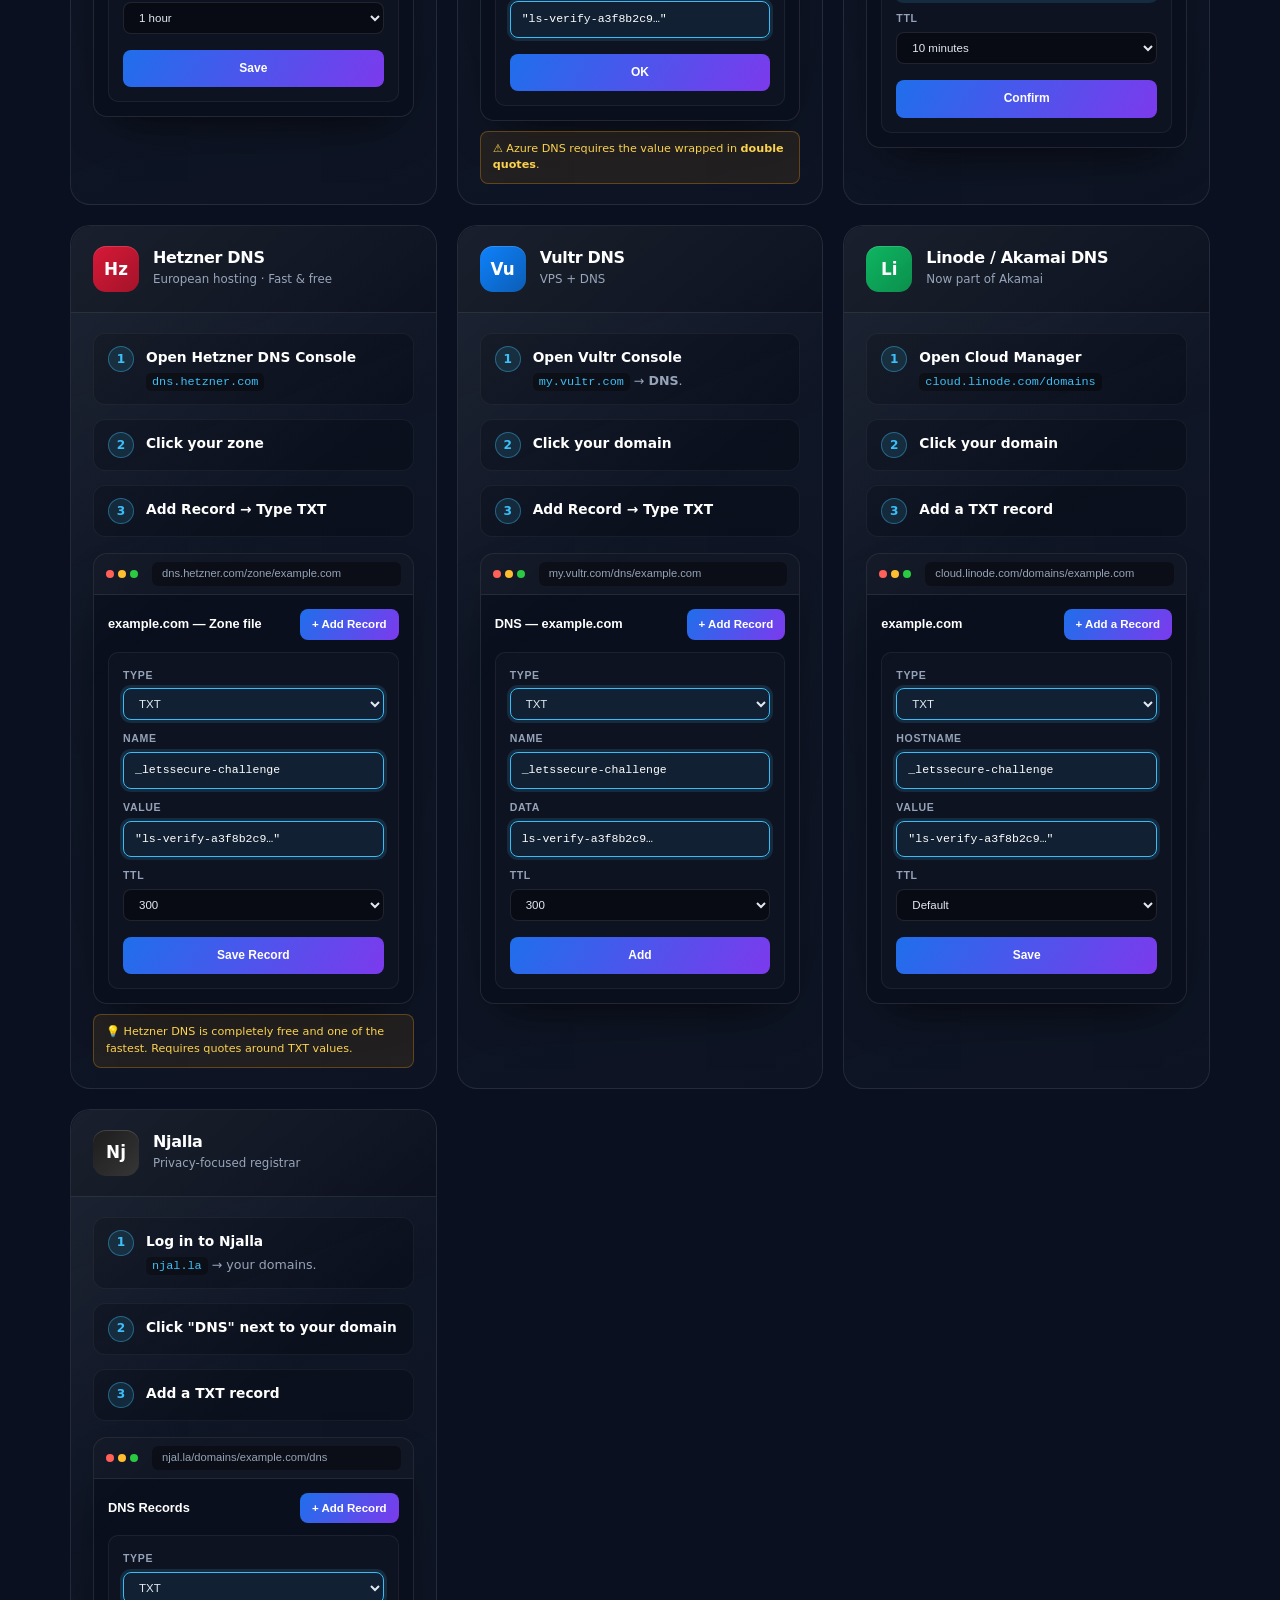
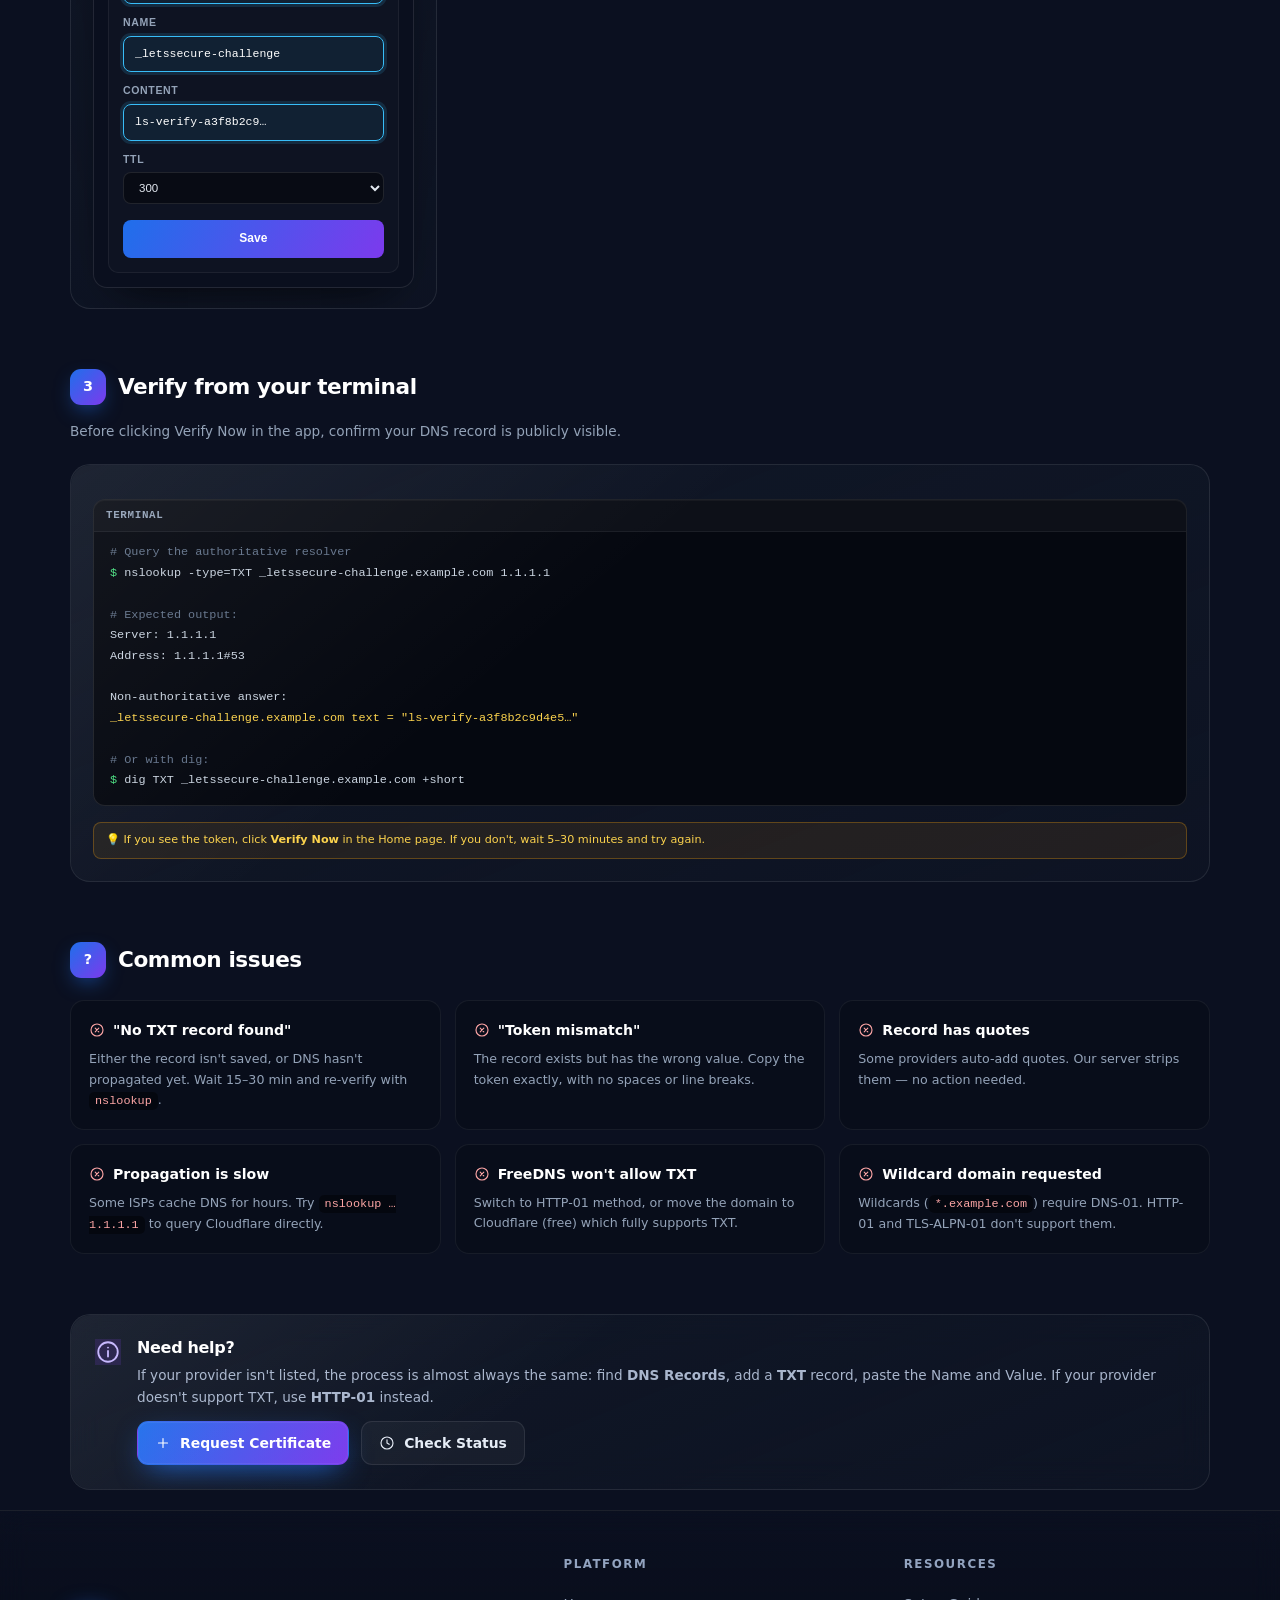
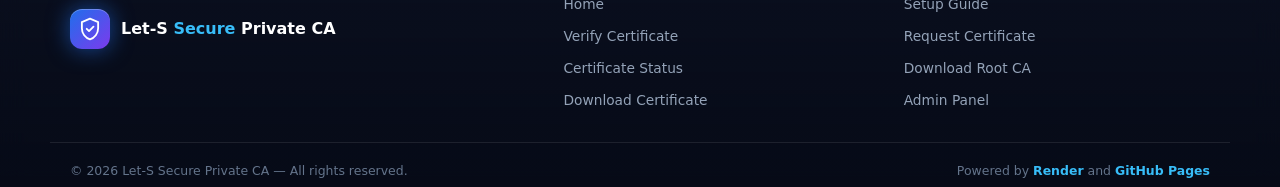
<file: setup.html>
<!DOCTYPE html>
<html lang="en">
<head>
<meta charset="UTF-8" />
<meta name="viewport" content="width=device-width, initial-scale=1" />
<title>Setup Guide — Let-S Secure</title>
<meta name="description" content="Step-by-step DNS and server setup guide for Let-S Secure certificate issuance." />
<link rel="icon" href="data:image/svg+xml,<svg xmlns='http://www.w3.org/2000/svg' viewBox='0 0 24 24'><path d='M12 2.5 4.5 5.6v5.6c0 4.9 3.2 9.2 7.5 10.3 4.3-1.1 7.5-5.4 7.5-10.3V5.6L12 2.5Z' fill='none' stroke='%2338bdf8' stroke-width='1.7'/></svg>" />
<link rel="stylesheet" href="assets/style.css" />
<style>
/* ============================================================
   SETUP PAGE — SPECIFIC STYLES
   ============================================================ */
.setup-tabs{
  display:flex;gap:6px;justify-content:center;flex-wrap:wrap;
  margin:28px auto 32px;padding:6px;border-radius:16px;
  background:rgba(17,24,39,.6);
  -webkit-backdrop-filter:blur(14px);backdrop-filter:blur(14px);
  border:1px solid var(--line);
  width:fit-content;max-width:100%;
}
.setup-tab{
  display:inline-flex;align-items:center;gap:8px;
  padding:11px 20px;border-radius:11px;
  font-size:.88rem;font-weight:600;color:var(--muted);
  cursor:pointer;transition:.25s var(--ease);white-space:nowrap;
  border:1px solid transparent;
}
.setup-tab:hover{color:#fff;background:rgba(255,255,255,.05)}
.setup-tab.active{
  color:#fff;background:linear-gradient(120deg,var(--primary),var(--secondary));
  border-color:rgba(255,255,255,.1);
  box-shadow:0 10px 26px -12px rgba(31,111,235,.9);
}
.setup-tab .ic{width:16px;height:16px}
.method-panel{display:none;animation:pageIn .5s var(--ease) both}
.method-panel.active{display:block}
.setup-intro{
  padding:22px;border-radius:18px;margin-bottom:32px;
  background:linear-gradient(140deg,rgba(56,189,248,.09),rgba(31,111,235,.05));
  border:1px solid rgba(56,189,248,.28);
  display:flex;gap:16px;align-items:flex-start;
}
.setup-intro .si-icon{
  width:48px;height:48px;border-radius:14px;flex:none;
  display:grid;place-items:center;
  background:rgba(56,189,248,.16);border:1px solid rgba(56,189,248,.4);
  color:var(--accent);
}
.setup-intro h3{font-size:1rem;margin-bottom:6px}
.setup-intro p{font-size:.85rem;color:#a9b6cd;line-height:1.65;margin:0}
.setup-intro code{
  padding:2px 7px;border-radius:6px;background:rgba(0,0,0,.4);
  font-size:.78rem;color:var(--accent);
  font-family:ui-monospace,SFMono-Regular,Menlo,Consolas,monospace;
}
.provider-grid{
  display:grid;gap:20px;
  grid-template-columns:repeat(auto-fit,minmax(280px,1fr));
}
.provider-card{
  padding:0;overflow:hidden;
  transition:transform .35s var(--ease),border-color .35s,box-shadow .35s;
}
.provider-card:hover{
  transform:translateY(-4px);
  border-color:rgba(56,189,248,.4);
  box-shadow:0 26px 56px -26px rgba(56,189,248,.75);
}
.provider-head{
  display:flex;align-items:center;gap:14px;
  padding:20px 22px;
  border-bottom:1px solid var(--line);
  background:rgba(8,12,24,.5);
}
.provider-logo{
  width:46px;height:46px;border-radius:13px;flex:none;
  display:grid;place-items:center;
  font-weight:800;font-size:1.05rem;
  color:#fff;
  box-shadow:inset 0 1px 0 rgba(255,255,255,.15);
}
.provider-logo.cf{background:linear-gradient(135deg,#f6821f,#faae40)}
.provider-logo.nc{background:linear-gradient(135deg,#de3723,#ff6b4a)}
.provider-logo.gd{background:linear-gradient(135deg,#1bdbdb,#00a4a6)}
.provider-logo.hs{background:linear-gradient(135deg,#673de6,#8e5cff)}
.provider-logo.fd{background:linear-gradient(135deg,#3b82f6,#1d4ed8)}
.provider-logo.gc{background:linear-gradient(135deg,#4285f4,#34a853)}
.provider-logo.aws{background:linear-gradient(135deg,#ff9900,#e47911)}
.provider-logo.do{background:linear-gradient(135deg,#0080ff,#0069d9)}
.provider-logo.cp{background:linear-gradient(135deg,#ff6c2c,#e05515)}
.provider-logo.nx{background:linear-gradient(135deg,#009639,#006b28)}
.provider-logo.ap{background:linear-gradient(135deg,#d22128,#a01920)}
.provider-logo.cd{background:linear-gradient(135deg,#22b638,#1a8d2c)}
.provider-head h3{font-size:1rem;margin:0 0 2px}
.provider-head p{font-size:.74rem;color:var(--muted);margin:0}
.provider-body{padding:20px 22px}
.steps{list-style:none;padding:0;margin:0;display:grid;gap:14px}
.step-item{
  display:flex;gap:12px;align-items:flex-start;
  padding:12px 14px;border-radius:12px;
  background:rgba(8,12,24,.45);
  border:1px solid rgba(255,255,255,.05);
  transition:border-color .25s;
}
.step-item:hover{border-color:rgba(56,189,248,.25)}
.step-num{
  width:26px;height:26px;border-radius:50%;flex:none;
  display:grid;place-items:center;
  font-size:.76rem;font-weight:800;
  background:rgba(56,189,248,.13);
  border:1px solid rgba(56,189,248,.4);
  color:var(--accent);
}
.step-item .step-content{flex:1;min-width:0}
.step-item strong{display:block;font-size:.86rem;margin-bottom:3px;color:#fff}
.step-item p{font-size:.79rem;color:var(--muted);line-height:1.6;margin:0}
.step-item code{
  padding:2px 6px;border-radius:5px;background:rgba(0,0,0,.45);
  font-size:.74rem;color:var(--accent);
  font-family:ui-monospace,SFMono-Regular,Menlo,Consolas,monospace;
  word-break:break-all;
}
.copy-row{
  display:flex;align-items:center;gap:10px;
  padding:12px 14px;border-radius:11px;
  background:rgba(8,12,24,.72);
  border:1px solid rgba(56,189,248,.28);
  margin-top:14px;
}
.copy-row .copy-label{
  font-size:.68rem;font-weight:800;letter-spacing:.08em;
  text-transform:uppercase;color:var(--muted);
  flex:none;
}
.copy-row .copy-value{
  flex:1;min-width:0;
  font-family:ui-monospace,SFMono-Regular,Menlo,Consolas,monospace;
  font-size:.78rem;color:#8fb7e0;
  word-break:break-all;
}
.copy-row .copy-btn{
  padding:6px 12px;border-radius:8px;flex:none;
  background:rgba(56,189,248,.14);
  border:1px solid rgba(56,189,248,.4);
  color:var(--accent);font-size:.74rem;font-weight:700;
  cursor:pointer;transition:.2s;white-space:nowrap;
}
.copy-row .copy-btn:hover{background:rgba(56,189,248,.24)}
.copy-row .copy-btn:active{transform:scale(.96)}
.ui-mock{
  margin-top:16px;
  border-radius:14px;overflow:hidden;
  border:1px solid rgba(255,255,255,.1);
  background:#0a0f1e;
  box-shadow:0 20px 46px -24px rgba(0,0,0,.85);
  font-family:-apple-system,BlinkMacSystemFont,"Segoe UI",Roboto,sans-serif;
  font-size:.78rem;
}
.ui-bar{
  display:flex;align-items:center;gap:6px;
  padding:8px 12px;
  background:rgba(255,255,255,.03);
  border-bottom:1px solid rgba(255,255,255,.08);
  font-size:.7rem;color:var(--muted);
}
.ui-dots{display:flex;gap:4px}
.ui-dot{width:8px;height:8px;border-radius:50%}
.ui-dot.r{background:#ff5f57}
.ui-dot.y{background:#ffbd2e}
.ui-dot.g{background:#28ca41}
.ui-url{
  margin-left:8px;padding:3px 10px;border-radius:6px;
  background:rgba(0,0,0,.4);color:#94a3b8;
  font-size:.7rem;
  flex:1;min-width:0;overflow:hidden;text-overflow:ellipsis;white-space:nowrap;
}
.ui-body{padding:14px}
.ui-toolbar{
  display:flex;align-items:center;justify-content:space-between;
  gap:10px;margin-bottom:12px;flex-wrap:wrap;
}
.ui-toolbar .ui-title{font-size:.8rem;font-weight:700;color:#fff}
.ui-add-btn{
  display:inline-flex;align-items:center;gap:6px;
  padding:6px 12px;border-radius:8px;
  background:linear-gradient(120deg,var(--primary),var(--secondary));
  color:#fff;font-size:.72rem;font-weight:700;
}
.ui-table{width:100%;border-collapse:collapse;font-size:.72rem}
.ui-table th{
  text-align:left;padding:8px 10px;
  font-size:.64rem;font-weight:800;letter-spacing:.06em;text-transform:uppercase;
  color:var(--muted);
  border-bottom:1px solid rgba(255,255,255,.08);
}
.ui-table td{
  padding:9px 10px;
  border-bottom:1px solid rgba(255,255,255,.04);
  color:#cbd5e1;
  font-family:ui-monospace,SFMono-Regular,Menlo,Consolas,monospace;
  font-size:.7rem;
}
.ui-table td.type{color:var(--accent);font-weight:700}
.ui-table td.hl{
  color:#fff;
  background:rgba(56,189,248,.1);
  border-left:2px solid var(--accent);
  border-right:2px solid var(--accent);
  position:relative;
}
.ui-table tr.hl-row{
  position:relative;
  animation:pulseRow 2s ease-in-out infinite;
}
.ui-table tr.hl-row td:first-child{border-left:2px solid var(--accent);border-radius:6px 0 0 6px}
.ui-table tr.hl-row td:last-child{border-right:2px solid var(--accent);border-radius:0 6px 6px 0}
@keyframes pulseRow{
  0%,100%{background:rgba(56,189,248,.06)}
  50%{background:rgba(56,189,248,.14)}
}
.ui-form{
  display:grid;gap:10px;
  padding:14px;
  border-radius:10px;
  background:rgba(255,255,255,.02);
  border:1px solid rgba(255,255,255,.06);
}
.ui-form-row{display:grid;gap:5px}
.ui-form-row label{
  font-size:.66rem;font-weight:800;
  letter-spacing:.06em;text-transform:uppercase;
  color:var(--muted);
}
.ui-form-row .ui-input{
  padding:8px 11px;border-radius:8px;
  background:rgba(0,0,0,.4);
  border:1px solid rgba(255,255,255,.1);
  color:#e2e8f0;
  font-family:ui-monospace,SFMono-Regular,Menlo,Consolas,monospace;
  font-size:.72rem;
  word-break:break-all;
}
.ui-form-row .ui-input.hl{
  border-color:var(--accent);
  background:rgba(56,189,248,.08);
  color:#fff;
  box-shadow:0 0 0 3px rgba(56,189,248,.14);
  position:relative;
}
.ui-form-row .ui-select{
  padding:8px 11px;border-radius:8px;
  background:rgba(0,0,0,.4);
  border:1px solid rgba(255,255,255,.1);
  color:#e2e8f0;
  font-size:.72rem;
}
.ui-form-row .ui-select.hl{
  border-color:var(--accent);
  background:rgba(56,189,248,.08);
  box-shadow:0 0 0 3px rgba(56,189,248,.14);
}
.ui-save{
  padding:9px 16px;border-radius:8px;
  background:linear-gradient(120deg,var(--primary),var(--secondary));
  color:#fff;font-size:.75rem;font-weight:700;
  text-align:center;
  margin-top:6px;
}
.ui-note{
  padding:9px 12px;border-radius:8px;
  background:rgba(245,158,11,.09);
  border:1px solid rgba(245,158,11,.3);
  color:#fcd34d;font-size:.7rem;
  margin-top:10px;line-height:1.5;
}
.term{
  padding:14px 16px;border-radius:12px;
  background:#050810;
  border:1px solid rgba(255,255,255,.1);
  font-family:ui-monospace,SFMono-Regular,Menlo,Consolas,monospace;
  font-size:.74rem;line-height:1.75;
  color:#8fb7e0;
  overflow-x:auto;
  margin-top:12px;
  box-shadow:inset 0 1px 0 rgba(255,255,255,.04);
}
.term .c{color:#64748b}
.term .cmd{color:#4ade80}
.term .out{color:#cbd5e1}
.term .hl{color:#fcd34d}
.term-head{
  display:flex;align-items:center;gap:8px;
  padding:6px 12px;margin:-14px -16px 10px;
  background:rgba(255,255,255,.03);
  border-bottom:1px solid rgba(255,255,255,.06);
  font-size:.68rem;color:var(--muted);
  letter-spacing:.06em;text-transform:uppercase;font-weight:700;
}
.trouble-grid{
  display:grid;gap:14px;
  grid-template-columns:repeat(auto-fit,minmax(280px,1fr));
  margin-top:22px;
}
.trouble-card{
  padding:18px;border-radius:14px;
  background:rgba(8,12,24,.6);
  border:1px solid rgba(255,255,255,.06);
  transition:border-color .25s;
}
.trouble-card:hover{border-color:rgba(239,68,68,.35)}
.trouble-card h4{
  font-size:.88rem;margin-bottom:8px;
  display:flex;align-items:center;gap:8px;color:#fff;
}
.trouble-card h4 .ic{color:#fca5a5;width:16px;height:16px}
.trouble-card p{font-size:.79rem;color:var(--muted);line-height:1.6;margin:0}
.trouble-card code{
  padding:2px 6px;border-radius:5px;background:rgba(0,0,0,.4);
  font-size:.74rem;color:#fca5a5;
  font-family:ui-monospace,SFMono-Regular,Menlo,Consolas,monospace;
}
.setup-section{margin:60px 0}
.setup-section-head{
  display:flex;align-items:center;gap:12px;margin-bottom:22px;
  flex-wrap:wrap;
}
.setup-section-head .num-badge{
  width:36px;height:36px;border-radius:11px;flex:none;
  display:grid;place-items:center;
  background:linear-gradient(135deg,var(--primary),var(--secondary));
  color:#fff;font-weight:800;font-size:.9rem;
  box-shadow:0 8px 22px -8px rgba(31,111,235,.9);
}
.setup-section-head h2{font-size:1.35rem;margin:0}
.setup-section-head p{
  width:100%;font-size:.85rem;color:var(--muted);margin:4px 0 0;
}
@media (max-width:640px){
  .setup-tabs{padding:5px;border-radius:14px;width:100%}
  .setup-tab{padding:10px 12px;font-size:.78rem;flex:1;justify-content:center}
  .setup-tab .ic{width:14px;height:14px}
  .provider-head{padding:16px}
  .provider-logo{width:40px;height:40px;border-radius:11px}
  .provider-body{padding:16px}
  .ui-table{font-size:.66rem}
  .ui-table td{padding:7px 8px;font-size:.66rem}
  .copy-row{flex-direction:column;align-items:stretch;gap:8px}
  .copy-row .copy-btn{width:100%;text-align:center}
}
</style>
</head>
<body data-page="setup">

<div class="bg" aria-hidden="true">
  <div class="grid-lines"></div>
  <div class="orb orb-1"></div>
  <div class="orb orb-2"></div>
  <div class="orb orb-3"></div>
</div>

<header class="site-header">
  <nav class="nav">
    <a class="brand" href="index.html">
      <span class="brand-mark"><svg class="ic ic-lg"><use href="#i-shield-check"/></svg></span>
      <span class="brand-text">Let-S <b>Secure</b></span>
    </a>
    <button class="menu-btn" id="menu-btn" aria-label="Toggle menu" aria-expanded="false">
      <svg class="ic"><use href="#i-menu"/></svg>
    </button>
    <div class="nav-links" id="nav-links">
      <a class="nav-link" href="index.html">Home</a>
      <a class="nav-link" href="verify.html">Verify</a>
      <a class="nav-link" href="status.html">Status</a>
      <a class="nav-link" href="download.html">Download</a>
      <a class="nav-link active" href="setup.html">Setup</a>
      <a class="nav-link" href="admin.html">Admin</a>
    </div>
  </nav>
</header>

<main>
  <div class="container">
    <div class="page-head">
      <span class="eyebrow"><svg class="ic ic-sm"><use href="#i-shield-check"/></svg> Setup Guide</span>
      <h1>Domain Verification Setup</h1>
      <p>Step-by-step visual instructions for setting up DNS records on every major hosting provider.</p>
    </div>

    <div class="setup-tabs" role="tablist">
      <button class="setup-tab active" data-method="dns" role="tab">
        <svg class="ic ic-sm"><use href="#i-globe"/></svg> DNS-01
      </button>
      <button class="setup-tab" data-method="http" role="tab">
        <svg class="ic ic-sm"><use href="#i-globe"/></svg> HTTP-01
      </button>
      <button class="setup-tab" data-method="tls" role="tab">
        <svg class="ic ic-sm"><use href="#i-lock"/></svg> TLS-ALPN-01
      </button>
    </div>

    <!-- ============================================================
         METHOD: DNS-01
         ============================================================ -->
    <div class="method-panel active" data-panel="dns">

      <div class="setup-intro">
        <div class="si-icon"><svg class="ic ic-lg"><use href="#i-globe"/></svg></div>
        <div>
          <h3>How DNS-01 verification works</h3>
          <p>
            When you request a certificate, our server gives you a random token. You add that token as a
            <code>TXT</code> record under <code>_letssecure-challenge.yourdomain.com</code>. Our server
            then queries your DNS. If the token matches, the certificate is issued.
          </p>
        </div>
      </div>

      <div class="setup-section">
        <div class="setup-section-head">
          <span class="num-badge">1</span>
          <h2>Get your TXT record values</h2>
          <p>Request a certificate from the Home page. You'll get a Name and Value — keep them handy. They look like this:</p>
        </div>

        <div class="glass" style="padding:20px">
          <div class="copy-row">
            <span class="copy-label">Type</span>
            <span class="copy-value" style="color:#6ee7a8">TXT</span>
          </div>
          <div class="copy-row">
            <span class="copy-label">Name</span>
            <span class="copy-value" id="sample-name">_letssecure-challenge.example.com</span>
            <button class="copy-btn" data-copy="#sample-name">Copy</button>
          </div>
          <div class="copy-row">
            <span class="copy-label">Value</span>
            <span class="copy-value" id="sample-value">ls-verify-a3f8b2c9d4e5f6a7b8c9d0e1f2a3b4c5</span>
            <button class="copy-btn" data-copy="#sample-value">Copy</button>
          </div>
        </div>
      </div>

      <div class="setup-section">
        <div class="setup-section-head">
          <span class="num-badge">2</span>
          <h2>Add the record in your DNS provider</h2>
          <p>Pick your hosting provider below. Each card shows exactly where to click and what to type.</p>
        </div>

        <div class="provider-grid">

          <!-- ========== 1. CLOUDFLARE ========== -->
          <div class="glass provider-card">
            <div class="provider-head">
              <div class="provider-logo cf">CF</div>
              <div>
                <h3>Cloudflare</h3>
                <p>Recommended · Fastest propagation</p>
              </div>
            </div>
            <div class="provider-body">
              <ol class="steps">
                <li class="step-item">
                  <span class="step-num">1</span>
                  <div class="step-content">
                    <strong>Open Cloudflare dashboard</strong>
                    <p>Go to <code>dash.cloudflare.com</code> → select your domain.</p>
                  </div>
                </li>
                <li class="step-item">
                  <span class="step-num">2</span>
                  <div class="step-content">
                    <strong>Go to DNS → Records</strong>
                    <p>Left sidebar → <code>DNS</code> → <code>Records</code>.</p>
                  </div>
                </li>
                <li class="step-item">
                  <span class="step-num">3</span>
                  <div class="step-content">
                    <strong>Click "Add record"</strong>
                    <p>Fill the form exactly as shown:</p>
                  </div>
                </li>
              </ol>

              <div class="ui-mock">
                <div class="ui-bar">
                  <span class="ui-dots"><span class="ui-dot r"></span><span class="ui-dot y"></span><span class="ui-dot g"></span></span>
                  <span class="ui-url">dash.cloudflare.com/…/dns/records</span>
                </div>
                <div class="ui-body">
                  <div class="ui-toolbar">
                    <span class="ui-title">DNS Records</span>
                    <span class="ui-add-btn">+ Add record</span>
                  </div>
                  <div class="ui-form">
                    <div class="ui-form-row">
                      <label>Type</label>
                      <select class="ui-select hl"><option>TXT</option></select>
                    </div>
                    <div class="ui-form-row">
                      <label>Name</label>
                      <div class="ui-input hl">_letssecure-challenge</div>
                    </div>
                    <div class="ui-form-row">
                      <label>Content</label>
                      <div class="ui-input hl">ls-verify-a3f8b2c9d4e5f6…</div>
                    </div>
                    <div class="ui-form-row">
                      <label>TTL</label>
                      <select class="ui-select"><option>Auto</option></select>
                    </div>
                    <div class="ui-save">Save</div>
                  </div>
                </div>
              </div>

              <div class="ui-note">
                💡 Cloudflare typically propagates within <b>1–5 minutes</b>.
                Leave the proxy (orange cloud) <b>off</b> for this record.
              </div>
            </div>
          </div>

          <!-- ========== 2. NAMECHEAP ========== -->
          <div class="glass provider-card">
            <div class="provider-head">
              <div class="provider-logo nc">NC</div>
              <div>
                <h3>Namecheap</h3>
                <p>Popular registrar · 15–30 min propagation</p>
              </div>
            </div>
            <div class="provider-body">
              <ol class="steps">
                <li class="step-item">
                  <span class="step-num">1</span>
                  <div class="step-content">
                    <strong>Open Namecheap Dashboard</strong>
                    <p>Go to <code>namecheap.com</code> → <b>Domain List</b>.</p>
                  </div>
                </li>
                <li class="step-item">
                  <span class="step-num">2</span>
                  <div class="step-content">
                    <strong>Click "Manage" next to your domain</strong>
                    <p>Then go to the <b>Advanced DNS</b> tab.</p>
                  </div>
                </li>
                <li class="step-item">
                  <span class="step-num">3</span>
                  <div class="step-content">
                    <strong>Add New Record</strong>
                    <p>Select <b>TXT Record</b> from the dropdown.</p>
                  </div>
                </li>
              </ol>

              <div class="ui-mock">
                <div class="ui-bar">
                  <span class="ui-dots"><span class="ui-dot r"></span><span class="ui-dot y"></span><span class="ui-dot g"></span></span>
                  <span class="ui-url">ap.www.namecheap.com/Domains/DomainControlPanel</span>
                </div>
                <div class="ui-body">
                  <div class="ui-toolbar">
                    <span class="ui-title">Advanced DNS</span>
                    <span class="ui-add-btn">+ Add New Record</span>
                  </div>
                  <table class="ui-table">
                    <thead><tr><th>Type</th><th>Host</th><th>Value</th><th>TTL</th></tr></thead>
                    <tbody>
                      <tr>
                        <td class="type">A</td>
                        <td>@</td>
                        <td>192.0.2.1</td>
                        <td>Auto</td>
                      </tr>
                      <tr class="hl-row">
                        <td class="type hl">TXT</td>
                        <td class="hl">_letssecure-challenge</td>
                        <td class="hl">ls-verify-a3f8…</td>
                        <td class="hl">Automatic</td>
                      </tr>
                    </tbody>
                  </table>
                </div>
              </div>

              <div class="ui-note">
                ⚠️ In the <b>Host</b> field, enter <b>only</b> <code>_letssecure-challenge</code> —
                Namecheap appends your domain automatically.
              </div>
            </div>
          </div>

          <!-- ========== 3. GODADDY ========== -->
          <div class="glass provider-card">
            <div class="provider-head">
              <div class="provider-logo gd">GD</div>
              <div>
                <h3>GoDaddy</h3>
                <p>Popular registrar · 30–60 min propagation</p>
              </div>
            </div>
            <div class="provider-body">
              <ol class="steps">
                <li class="step-item">
                  <span class="step-num">1</span>
                  <div class="step-content">
                    <strong>Open GoDaddy</strong>
                    <p>Go to <code>godaddy.com</code> → <b>My Products</b>.</p>
                  </div>
                </li>
                <li class="step-item">
                  <span class="step-num">2</span>
                  <div class="step-content">
                    <strong>Click "DNS" next to your domain</strong>
                    <p>Then click <b>Add</b> under DNS Records.</p>
                  </div>
                </li>
                <li class="step-item">
                  <span class="step-num">3</span>
                  <div class="step-content">
                    <strong>Choose TXT type</strong>
                    <p>Enter the values exactly as shown below.</p>
                  </div>
                </li>
              </ol>

              <div class="ui-mock">
                <div class="ui-bar">
                  <span class="ui-dots"><span class="ui-dot r"></span><span class="ui-dot y"></span><span class="ui-dot g"></span></span>
                  <span class="ui-url">dcc.godaddy.com/manage/dns</span>
                </div>
                <div class="ui-body">
                  <div class="ui-toolbar">
                    <span class="ui-title">DNS Records</span>
                    <span class="ui-add-btn">+ Add</span>
                  </div>
                  <div class="ui-form">
                    <div class="ui-form-row">
                      <label>Type</label>
                      <select class="ui-select hl"><option>TXT</option></select>
                    </div>
                    <div class="ui-form-row">
                      <label>Name</label>
                      <div class="ui-input hl">_letssecure-challenge</div>
                    </div>
                    <div class="ui-form-row">
                      <label>Value</label>
                      <div class="ui-input hl">ls-verify-a3f8b2c9d4e5f6…</div>
                    </div>
                    <div class="ui-form-row">
                      <label>TTL</label>
                      <select class="ui-select"><option>1/2 Hour</option></select>
                    </div>
                    <div class="ui-save">Save</div>
                  </div>
                </div>
              </div>

              <div class="ui-note">
                ⚠️ GoDaddy's DNS panel is slow. If propagation takes &gt;1 hour, try flushing your resolver
                cache or querying a public resolver like <code>1.1.1.1</code>.
              </div>
            </div>
          </div>

          <!-- ========== 4. HOSTINGER ========== -->
          <div class="glass provider-card">
            <div class="provider-head">
              <div class="provider-logo hs">HG</div>
              <div>
                <h3>Hostinger</h3>
                <p>Popular cPanel-free hosting</p>
              </div>
            </div>
            <div class="provider-body">
              <ol class="steps">
                <li class="step-item">
                  <span class="step-num">1</span>
                  <div class="step-content">
                    <strong>Open hPanel</strong>
                    <p>Go to <code>hpanel.hostinger.com</code> → <b>Domains</b>.</p>
                  </div>
                </li>
                <li class="step-item">
                  <span class="step-num">2</span>
                  <div class="step-content">
                    <strong>Click "DNS / Nameservers"</strong>
                    <p>Then choose <b>Manage DNS records</b>.</p>
                  </div>
                </li>
                <li class="step-item">
                  <span class="step-num">3</span>
                  <div class="step-content">
                    <strong>Add a new record</strong>
                    <p>Type <b>TXT</b>, paste Name and Value.</p>
                  </div>
                </li>
              </ol>

              <div class="ui-mock">
                <div class="ui-bar">
                  <span class="ui-dots"><span class="ui-dot r"></span><span class="ui-dot y"></span><span class="ui-dot g"></span></span>
                  <span class="ui-url">hpanel.hostinger.com/domain/dns</span>
                </div>
                <div class="ui-body">
                  <div class="ui-toolbar">
                    <span class="ui-title">DNS Records</span>
                    <span class="ui-add-btn">+ Add Record</span>
                  </div>
                  <table class="ui-table">
                    <thead><tr><th>Type</th><th>Name</th><th>Content</th><th>TTL</th></tr></thead>
                    <tbody>
                      <tr><td class="type">A</td><td>@</td><td>192.0.2.1</td><td>14400</td></tr>
                      <tr class="hl-row">
                        <td class="type hl">TXT</td>
                        <td class="hl">_letssecure-challenge</td>
                        <td class="hl">ls-verify-a3f8…</td>
                        <td class="hl">300</td>
                      </tr>
                    </tbody>
                  </table>
                </div>
              </div>
            </div>
          </div>

          <!-- ========== 5. FREEDNS ========== -->
          <div class="glass provider-card">
            <div class="provider-head">
              <div class="provider-logo fd">FD</div>
              <div>
                <h3>FreeDNS (afraid.org)</h3>
                <p>Free subdomains like .xo.je</p>
              </div>
            </div>
            <div class="provider-body">
              <ol class="steps">
                <li class="step-item">
                  <span class="step-num">1</span>
                  <div class="step-content">
                    <strong>Log in to FreeDNS</strong>
                    <p>Go to <code>freedns.afraid.org</code> → <b>Subdomains</b>.</p>
                  </div>
                </li>
                <li class="step-item">
                  <span class="step-num">2</span>
                  <div class="step-content">
                    <strong>Find your subdomain</strong>
                    <p>Example: <code>melodyfmusic.xo.je</code>.</p>
                  </div>
                </li>
                <li class="step-item">
                  <span class="step-num">3</span>
                  <div class="step-content">
                    <strong>Click "Add" to add a new record</strong>
                    <p>Choose Type: <b>TXT</b>. Paste Name &amp; Value.</p>
                  </div>
                </li>
              </ol>

              <div class="ui-mock">
                <div class="ui-bar">
                  <span class="ui-dots"><span class="ui-dot r"></span><span class="ui-dot y"></span><span class="ui-dot g"></span></span>
                  <span class="ui-url">freedns.afraid.org/subdomain/</span>
                </div>
                <div class="ui-body">
                  <div class="ui-toolbar">
                    <span class="ui-title">melodyfmusic.xo.je</span>
                    <span class="ui-add-btn">+ Add</span>
                  </div>
                  <div class="ui-form">
                    <div class="ui-form-row">
                      <label>Type</label>
                      <select class="ui-select hl"><option>TXT</option></select>
                    </div>
                    <div class="ui-form-row">
                      <label>Subdomain</label>
                      <div class="ui-input hl">_letssecure-challenge</div>
                    </div>
                    <div class="ui-form-row">
                      <label>Destination</label>
                      <div class="ui-input hl">ls-verify-a3f8b2c9…</div>
                    </div>
                    <div class="ui-form-row">
                      <label>TTL</label>
                      <select class="ui-select"><option>300</option></select>
                    </div>
                    <div class="ui-save">Save</div>
                  </div>
                </div>
              </div>

              <div class="ui-note">
                ⚠️ <b>FreeDNS limitation:</b> Some free subdomains do not support TXT records.
                If you can't add it, use <b>HTTP-01</b> instead or move the domain to Cloudflare.
              </div>
            </div>
          </div>

          <!-- ========== 6. GOOGLE CLOUD DNS ========== -->
          <div class="glass provider-card">
            <div class="provider-head">
              <div class="provider-logo gc">GC</div>
              <div>
                <h3>Google Cloud DNS</h3>
                <p>For domains managed on GCP</p>
              </div>
            </div>
            <div class="provider-body">
              <ol class="steps">
                <li class="step-item">
                  <span class="step-num">1</span>
                  <div class="step-content">
                    <strong>Open Cloud Console</strong>
                    <p><code>console.cloud.google.com/net-services/dns</code></p>
                  </div>
                </li>
                <li class="step-item">
                  <span class="step-num">2</span>
                  <div class="step-content">
                    <strong>Select your zone → "Add record set"</strong>
                  </div>
                </li>
                <li class="step-item">
                  <span class="step-num">3</span>
                  <div class="step-content">
                    <strong>Resource Record Type: TXT</strong>
                    <p>Paste Name and Value.</p>
                  </div>
                </li>
              </ol>

              <div class="ui-mock">
                <div class="ui-bar">
                  <span class="ui-dots"><span class="ui-dot r"></span><span class="ui-dot y"></span><span class="ui-dot g"></span></span>
                  <span class="ui-url">console.cloud.google.com/net-services/dns/zones</span>
                </div>
                <div class="ui-body">
                  <div class="ui-toolbar">
                    <span class="ui-title">Record sets</span>
                    <span class="ui-add-btn">+ Add record set</span>
                  </div>
                  <div class="ui-form">
                    <div class="ui-form-row">
                      <label>DNS name</label>
                      <div class="ui-input hl">_letssecure-challenge.example.com.</div>
                    </div>
                    <div class="ui-form-row">
                      <label>Resource Record Type</label>
                      <select class="ui-select hl"><option>TXT</option></select>
                    </div>
                    <div class="ui-form-row">
                      <label>TTL (seconds)</label>
                      <div class="ui-input">300</div>
                    </div>
                    <div class="ui-form-row">
                      <label>RDATA</label>
                      <div class="ui-input hl">"ls-verify-a3f8b2c9d4e5…"</div>
                    </div>
                    <div class="ui-save">Create</div>
                  </div>
                </div>
              </div>

              <div class="ui-note">
                💡 Google DNS requires the RDATA value to be wrapped in <b>double quotes</b>.
              </div>
            </div>
          </div>

          <!-- ========== 7. AWS ROUTE 53 ========== -->
          <div class="glass provider-card">
            <div class="provider-head">
              <div class="provider-logo aws">53</div>
              <div>
                <h3>AWS Route 53</h3>
                <p>Enterprise-grade DNS</p>
              </div>
            </div>
            <div class="provider-body">
              <ol class="steps">
                <li class="step-item">
                  <span class="step-num">1</span>
                  <div class="step-content">
                    <strong>Open Route 53 Console</strong>
                    <p><code>console.aws.amazon.com/route53</code></p>
                  </div>
                </li>
                <li class="step-item">
                  <span class="step-num">2</span>
                  <div class="step-content">
                    <strong>Hosted zones → click your domain</strong>
                  </div>
                </li>
                <li class="step-item">
                  <span class="step-num">3</span>
                  <div class="step-content">
                    <strong>"Create record" → Type TXT</strong>
                  </div>
                </li>
              </ol>

              <div class="ui-mock">
                <div class="ui-bar">
                  <span class="ui-dots"><span class="ui-dot r"></span><span class="ui-dot y"></span><span class="ui-dot g"></span></span>
                  <span class="ui-url">console.aws.amazon.com/route53/v2/hostedzones</span>
                </div>
                <div class="ui-body">
                  <div class="ui-toolbar">
                    <span class="ui-title">Record name</span>
                    <span class="ui-add-btn">+ Create record</span>
                  </div>
                  <div class="ui-form">
                    <div class="ui-form-row">
                      <label>Record name</label>
                      <div class="ui-input hl">_letssecure-challenge.example.com</div>
                    </div>
                    <div class="ui-form-row">
                      <label>Record type</label>
                      <select class="ui-select hl"><option>TXT</option></select>
                    </div>
                    <div class="ui-form-row">
                      <label>Value</label>
                      <div class="ui-input hl">"ls-verify-a3f8b2c9d4e5…"</div>
                    </div>
                    <div class="ui-form-row">
                      <label>TTL</label>
                      <div class="ui-input">300</div>
                    </div>
                    <div class="ui-save">Create records</div>
                  </div>
                </div>
              </div>
            </div>
          </div>

          <!-- ========== 8. DIGITALOCEAN ========== -->
          <div class="glass provider-card">
            <div class="provider-head">
              <div class="provider-logo do">DO</div>
              <div>
                <h3>DigitalOcean</h3>
                <p>Simple and developer-friendly</p>
              </div>
            </div>
            <div class="provider-body">
              <ol class="steps">
                <li class="step-item">
                  <span class="step-num">1</span>
                  <div class="step-content">
                    <strong>Log in to DigitalOcean</strong>
                    <p><code>cloud.digitalocean.com/networking/domains</code></p>
                  </div>
                </li>
                <li class="step-item">
                  <span class="step-num">2</span>
                  <div class="step-content">
                    <strong>Click your domain → "Add Record"</strong>
                  </div>
                </li>
                <li class="step-item">
                  <span class="step-num">3</span>
                  <div class="step-content">
                    <strong>Type TXT → Paste values</strong>
                  </div>
                </li>
              </ol>

              <div class="ui-mock">
                <div class="ui-bar">
                  <span class="ui-dots"><span class="ui-dot r"></span><span class="ui-dot y"></span><span class="ui-dot g"></span></span>
                  <span class="ui-url">cloud.digitalocean.com/networking/domains/example.com</span>
                </div>
                <div class="ui-body">
                  <div class="ui-toolbar">
                    <span class="ui-title">Create new record</span>
                  </div>
                  <div class="ui-form">
                    <div class="ui-form-row">
                      <label>Type</label>
                      <select class="ui-select hl"><option>TXT</option></select>
                    </div>
                    <div class="ui-form-row">
                      <label>Hostname</label>
                      <div class="ui-input hl">_letssecure-challenge</div>
                    </div>
                    <div class="ui-form-row">
                      <label>Value</label>
                      <div class="ui-input hl">ls-verify-a3f8b2c9…</div>
                    </div>
                    <div class="ui-form-row">
                      <label>TTL</label>
                      <div class="ui-input">300</div>
                    </div>
                    <div class="ui-save">Create record</div>
                  </div>
                </div>
              </div>
            </div>
          </div>

          <!-- ========== 9. cPanel ========== -->
          <div class="glass provider-card">
            <div class="provider-head">
              <div class="provider-logo cp">cP</div>
              <div>
                <h3>cPanel (shared hosting)</h3>
                <p>Works for most shared hosts</p>
              </div>
            </div>
            <div class="provider-body">
              <ol class="steps">
                <li class="step-item">
                  <span class="step-num">1</span>
                  <div class="step-content">
                    <strong>Log in to cPanel</strong>
                    <p>Click <b>Zone Editor</b> under the Domains section.</p>
                  </div>
                </li>
                <li class="step-item">
                  <span class="step-num">2</span>
                  <div class="step-content">
                    <strong>Click "Manage" next to your domain</strong>
                  </div>
                </li>
                <li class="step-item">
                  <span class="step-num">3</span>
                  <div class="step-content">
                    <strong>Click "+ Add Record"</strong>
                    <p>Select Type: <b>TXT</b>. Paste Name and Value.</p>
                  </div>
                </li>
              </ol>

              <div class="ui-mock">
                <div class="ui-bar">
                  <span class="ui-dots"><span class="ui-dot r"></span><span class="ui-dot y"></span><span class="ui-dot g"></span></span>
                  <span class="ui-url">your-host.com:2083/cpsess…/zone-editor</span>
                </div>
                <div class="ui-body">
                  <div class="ui-toolbar">
                    <span class="ui-title">Zone Editor — example.com</span>
                    <span class="ui-add-btn">+ Add Record</span>
                  </div>
                  <table class="ui-table">
                    <thead><tr><th>Name</th><th>TTL</th><th>Type</th><th>Record</th></tr></thead>
                    <tbody>
                      <tr><td>example.com.</td><td>14400</td><td class="type">A</td><td>192.0.2.1</td></tr>
                      <tr class="hl-row">
                        <td class="hl">_letssecure-challenge.example.com.</td>
                        <td class="hl">300</td>
                        <td class="type hl">TXT</td>
                        <td class="hl">ls-verify-a3f8…</td>
                      </tr>
                    </tbody>
                  </table>
                </div>
              </div>

              <div class="ui-note">
                💡 cPanel requires a <b>trailing dot</b> at the end of the record name.
              </div>
            </div>
          </div>

          <!-- ========== 10. VERCEL ========== -->
          <div class="glass provider-card">
            <div class="provider-head">
              <div class="provider-logo" style="background:linear-gradient(135deg,#000,#333)">▲</div>
              <div>
                <h3>Vercel</h3>
                <p>Frontend cloud · 1–2 min propagation</p>
              </div>
            </div>
            <div class="provider-body">
              <ol class="steps">
                <li class="step-item">
                  <span class="step-num">1</span>
                  <div class="step-content">
                    <strong>Open your Vercel project</strong>
                    <p>Go to <code>vercel.com/dashboard</code> → select your project.</p>
                  </div>
                </li>
                <li class="step-item">
                  <span class="step-num">2</span>
                  <div class="step-content">
                    <strong>Click "Domains" → "Edit"</strong>
                    <p>Find your domain, then click <b>Edit</b> → <b>View DNS Records</b>.</p>
                  </div>
                </li>
                <li class="step-item">
                  <span class="step-num">3</span>
                  <div class="step-content">
                    <strong>Add a TXT record</strong>
                    <p>Fill the form as shown:</p>
                  </div>
                </li>
              </ol>

              <div class="ui-mock">
                <div class="ui-bar">
                  <span class="ui-dots"><span class="ui-dot r"></span><span class="ui-dot y"></span><span class="ui-dot g"></span></span>
                  <span class="ui-url">vercel.com/dashboard/project/domains</span>
                </div>
                <div class="ui-body">
                  <div class="ui-toolbar">
                    <span class="ui-title">DNS Records</span>
                    <span class="ui-add-btn">+ Add Record</span>
                  </div>
                  <div class="ui-form">
                    <div class="ui-form-row">
                      <label>Type</label>
                      <select class="ui-select hl"><option>TXT</option></select>
                    </div>
                    <div class="ui-form-row">
                      <label>Name</label>
                      <div class="ui-input hl">_letssecure-challenge</div>
                    </div>
                    <div class="ui-form-row">
                      <label>Value</label>
                      <div class="ui-input hl">ls-verify-a3f8b2c9d4e5f6…</div>
                    </div>
                    <div class="ui-form-row">
                      <label>TTL</label>
                      <select class="ui-select"><option>60 seconds</option></select>
                    </div>
                    <div class="ui-save">Save</div>
                  </div>
                </div>
              </div>
            </div>
          </div>

          <!-- ========== 11. NETLIFY ========== -->
          <div class="glass provider-card">
            <div class="provider-head">
              <div class="provider-logo" style="background:linear-gradient(135deg,#00c7b7,#009688)">NL</div>
              <div>
                <h3>Netlify</h3>
                <p>Static site hosting</p>
              </div>
            </div>
            <div class="provider-body">
              <ol class="steps">
                <li class="step-item">
                  <span class="step-num">1</span>
                  <div class="step-content">
                    <strong>Open Netlify dashboard</strong>
                    <p><code>app.netlify.com</code> → select your site.</p>
                  </div>
                </li>
                <li class="step-item">
                  <span class="step-num">2</span>
                  <div class="step-content">
                    <strong>Site settings → Domain management</strong>
                    <p>Select your domain → <b>DNS records</b>.</p>
                  </div>
                </li>
                <li class="step-item">
                  <span class="step-num">3</span>
                  <div class="step-content">
                    <strong>Add a new record</strong>
                    <p>Choose <b>TXT</b> type.</p>
                  </div>
                </li>
              </ol>

              <div class="ui-mock">
                <div class="ui-bar">
                  <span class="ui-dots"><span class="ui-dot r"></span><span class="ui-dot y"></span><span class="ui-dot g"></span></span>
                  <span class="ui-url">app.netlify.com/sites/…/settings/domain#dns</span>
                </div>
                <div class="ui-body">
                  <div class="ui-toolbar">
                    <span class="ui-title">DNS records</span>
                    <span class="ui-add-btn">+ Add new record</span>
                  </div>
                  <div class="ui-form">
                    <div class="ui-form-row">
                      <label>Record type</label>
                      <select class="ui-select hl"><option>TXT</option></select>
                    </div>
                    <div class="ui-form-row">
                      <label>Name</label>
                      <div class="ui-input hl">_letssecure-challenge</div>
                    </div>
                    <div class="ui-form-row">
                      <label>Value</label>
                      <div class="ui-input hl">ls-verify-a3f8b2c9d4e5f6…</div>
                    </div>
                    <div class="ui-save">Save</div>
                  </div>
                </div>
              </div>
            </div>
          </div>

          <!-- ========== 12. RENDER ========== -->
          <div class="glass provider-card">
            <div class="provider-head">
              <div class="provider-logo" style="background:linear-gradient(135deg,#46e3b7,#1c9c7b);color:#0b1020">R</div>
              <div>
                <h3>Render</h3>
                <p>The same platform hosting this CA</p>
              </div>
            </div>
            <div class="provider-body">
              <ol class="steps">
                <li class="step-item">
                  <span class="step-num">1</span>
                  <div class="step-content">
                    <strong>Open Render dashboard</strong>
                    <p><code>dashboard.render.com</code> → select your service.</p>
                  </div>
                </li>
                <li class="step-item">
                  <span class="step-num">2</span>
                  <div class="step-content">
                    <strong>Settings → Custom Domains</strong>
                    <p>Click <b>Add Custom Domain</b> or edit your existing one.</p>
                  </div>
                </li>
                <li class="step-item">
                  <span class="step-num">3</span>
                  <div class="step-content">
                    <strong>Add DNS record</strong>
                    <p>Add a <b>TXT</b> record under <b>DNS Records</b> section.</p>
                  </div>
                </li>
              </ol>

              <div class="ui-mock">
                <div class="ui-bar">
                  <span class="ui-dots"><span class="ui-dot r"></span><span class="ui-dot y"></span><span class="ui-dot g"></span></span>
                  <span class="ui-url">dashboard.render.com/web/srv-xxxx/settings</span>
                </div>
                <div class="ui-body">
                  <div class="ui-toolbar">
                    <span class="ui-title">Custom Domains</span>
                    <span class="ui-add-btn">+ Add Domain</span>
                  </div>
                  <div class="ui-form">
                    <div class="ui-form-row">
                      <label>Domain</label>
                      <div class="ui-input hl">example.com</div>
                    </div>
                    <div class="ui-form-row">
                      <label>Add DNS record</label>
                      <div class="ui-input hl">TXT  _letssecure-challenge  →  ls-verify-…</div>
                    </div>
                    <div class="ui-save">Save</div>
                  </div>
                </div>
              </div>
            </div>
          </div>

          <!-- ========== 13. RAILWAY ========== -->
          <div class="glass provider-card">
            <div class="provider-head">
              <div class="provider-logo" style="background:linear-gradient(135deg,#13111c,#8b5cf6)">RW</div>
              <div>
                <h3>Railway</h3>
                <p>Instant deployment platform</p>
              </div>
            </div>
            <div class="provider-body">
              <ol class="steps">
                <li class="step-item">
                  <span class="step-num">1</span>
                  <div class="step-content">
                    <strong>Open Railway project</strong>
                    <p><code>railway.app</code> → your project.</p>
                  </div>
                </li>
                <li class="step-item">
                  <span class="step-num">2</span>
                  <div class="step-content">
                    <strong>Settings → Domains</strong>
                    <p>Click <b>+ Custom Domain</b> → enter your domain.</p>
                  </div>
                </li>
                <li class="step-item">
                  <span class="step-num">3</span>
                  <div class="step-content">
                    <strong>Add TXT record</strong>
                    <p>In the DNS records panel that appears.</p>
                  </div>
                </li>
              </ol>

              <div class="ui-mock">
                <div class="ui-bar">
                  <span class="ui-dots"><span class="ui-dot r"></span><span class="ui-dot y"></span><span class="ui-dot g"></span></span>
                  <span class="ui-url">railway.app/project/…/settings/domains</span>
                </div>
                <div class="ui-body">
                  <div class="ui-toolbar">
                    <span class="ui-title">Domains</span>
                    <span class="ui-add-btn">+ Custom Domain</span>
                  </div>
                  <div class="ui-form">
                    <div class="ui-form-row">
                      <label>Type</label>
                      <select class="ui-select hl"><option>TXT</option></select>
                    </div>
                    <div class="ui-form-row">
                      <label>Name</label>
                      <div class="ui-input hl">_letssecure-challenge</div>
                    </div>
                    <div class="ui-form-row">
                      <label>Value</label>
                      <div class="ui-input hl">ls-verify-a3f8b2c9…</div>
                    </div>
                    <div class="ui-save">Save</div>
                  </div>
                </div>
              </div>
            </div>
          </div>

          <!-- ========== 14. FIREBASE HOSTING ========== -->
          <div class="glass provider-card">
            <div class="provider-head">
              <div class="provider-logo" style="background:linear-gradient(135deg,#ffa000,#f57c00)">🔥</div>
              <div>
                <h3>Firebase Hosting</h3>
                <p>Google's web hosting</p>
              </div>
            </div>
            <div class="provider-body">
              <ol class="steps">
                <li class="step-item">
                  <span class="step-num">1</span>
                  <div class="step-content">
                    <strong>Firebase Console → Hosting</strong>
                    <p><code>console.firebase.google.com</code> → your project → Hosting.</p>
                  </div>
                </li>
                <li class="step-item">
                  <span class="step-num">2</span>
                  <div class="step-content">
                    <strong>Add custom domain</strong>
                    <p>Click <b>Add custom domain</b> → enter domain.</p>
                  </div>
                </li>
                <li class="step-item">
                  <span class="step-num">3</span>
                  <div class="step-content">
                    <strong>Choose "Add TXT record manually"</strong>
                    <p>Firebase shows the record — but for our CA, use <b>our</b> values.</p>
                  </div>
                </li>
              </ol>

              <div class="ui-mock">
                <div class="ui-bar">
                  <span class="ui-dots"><span class="ui-dot r"></span><span class="ui-dot y"></span><span class="ui-dot g"></span></span>
                  <span class="ui-url">console.firebase.google.com/project/…/hosting/main</span>
                </div>
                <div class="ui-body">
                  <div class="ui-toolbar">
                    <span class="ui-title">Connect custom domain</span>
                  </div>
                  <div class="ui-form">
                    <div class="ui-form-row">
                      <label>Record Type</label>
                      <select class="ui-select hl"><option>TXT</option></select>
                    </div>
                    <div class="ui-form-row">
                      <label>Host / Name</label>
                      <div class="ui-input hl">_letssecure-challenge</div>
                    </div>
                    <div class="ui-form-row">
                      <label>Value</label>
                      <div class="ui-input hl">ls-verify-a3f8b2c9…</div>
                    </div>
                    <div class="ui-save">Verify</div>
                  </div>
                </div>
              </div>

              <div class="ui-note">
                ⚠️ Firebase's own "Verify" prompt is <b>separate</b> from our CA verification.
              </div>
            </div>
          </div>

          <!-- ========== 15. PORKBUN ========== -->
          <div class="glass provider-card">
            <div class="provider-head">
              <div class="provider-logo" style="background:linear-gradient(135deg,#ff90bb,#ec4899)">🐷</div>
              <div>
                <h3>Porkbun</h3>
                <p>Popular registrar · Clean UI</p>
              </div>
            </div>
            <div class="provider-body">
              <ol class="steps">
                <li class="step-item">
                  <span class="step-num">1</span>
                  <div class="step-content">
                    <strong>Log in to Porkbun</strong>
                    <p><code>porkbun.com/account/domainsSpeedy</code></p>
                  </div>
                </li>
                <li class="step-item">
                  <span class="step-num">2</span>
                  <div class="step-content">
                    <strong>Click "DNS Records" next to your domain</strong>
                  </div>
                </li>
                <li class="step-item">
                  <span class="step-num">3</span>
                  <div class="step-content">
                    <strong>Add TXT record</strong>
                  </div>
                </li>
              </ol>

              <div class="ui-mock">
                <div class="ui-bar">
                  <span class="ui-dots"><span class="ui-dot r"></span><span class="ui-dot y"></span><span class="ui-dot g"></span></span>
                  <span class="ui-url">porkbun.com/account/dns/example.com</span>
                </div>
                <div class="ui-body">
                  <div class="ui-toolbar">
                    <span class="ui-title">DNS Records</span>
                    <span class="ui-add-btn">+ Add Record</span>
                  </div>
                  <div class="ui-form">
                    <div class="ui-form-row">
                      <label>Type</label>
                      <select class="ui-select hl"><option>TXT Record</option></select>
                    </div>
                    <div class="ui-form-row">
                      <label>Host</label>
                      <div class="ui-input hl">_letssecure-challenge</div>
                    </div>
                    <div class="ui-form-row">
                      <label>Answer / Value</label>
                      <div class="ui-input hl">ls-verify-a3f8b2c9…</div>
                    </div>
                    <div class="ui-form-row">
                      <label>TTL</label>
                      <select class="ui-select"><option>600</option></select>
                    </div>
                    <div class="ui-save">Add Record</div>
                  </div>
                </div>
              </div>
            </div>
          </div>

          <!-- ========== 16. SQUARESPACE DOMAINS ========== -->
          <div class="glass provider-card">
            <div class="provider-head">
              <div class="provider-logo" style="background:linear-gradient(135deg,#000,#1f1f1f)">SQ</div>
              <div>
                <h3>Squarespace Domains</h3>
                <p>Formerly Google Domains</p>
              </div>
            </div>
            <div class="provider-body">
              <ol class="steps">
                <li class="step-item">
                  <span class="step-num">1</span>
                  <div class="step-content">
                    <strong>Log in to Squarespace</strong>
                    <p><code>account.squarespace.com/domains</code></p>
                  </div>
                </li>
                <li class="step-item">
                  <span class="step-num">2</span>
                  <div class="step-content">
                    <strong>Click your domain → DNS → DNS Settings</strong>
                  </div>
                </li>
                <li class="step-item">
                  <span class="step-num">3</span>
                  <div class="step-content">
                    <strong>Add a TXT record</strong>
                  </div>
                </li>
              </ol>

              <div class="ui-mock">
                <div class="ui-bar">
                  <span class="ui-dots"><span class="ui-dot r"></span><span class="ui-dot y"></span><span class="ui-dot g"></span></span>
                  <span class="ui-url">account.squarespace.com/domains/…/dns-settings</span>
                </div>
                <div class="ui-body">
                  <div class="ui-toolbar">
                    <span class="ui-title">DNS Settings</span>
                    <span class="ui-add-btn">+ Add record</span>
                  </div>
                  <div class="ui-form">
                    <div class="ui-form-row">
                      <label>Type</label>
                      <select class="ui-select hl"><option>TXT</option></select>
                    </div>
                    <div class="ui-form-row">
                      <label>Host</label>
                      <div class="ui-input hl">_letssecure-challenge</div>
                    </div>
                    <div class="ui-form-row">
                      <label>Data</label>
                      <div class="ui-input hl">ls-verify-a3f8b2c9…</div>
                    </div>
                    <div class="ui-form-row">
                      <label>TTL</label>
                      <select class="ui-select"><option>1 hour</option></select>
                    </div>
                    <div class="ui-save">Save</div>
                  </div>
                </div>
              </div>
            </div>
          </div>

          <!-- ========== 17. AZURE DNS ========== -->
          <div class="glass provider-card">
            <div class="provider-head">
              <div class="provider-logo" style="background:linear-gradient(135deg,#0078d4,#005a9e)">Az</div>
              <div>
                <h3>Azure DNS</h3>
                <p>Microsoft's DNS service</p>
              </div>
            </div>
            <div class="provider-body">
              <ol class="steps">
                <li class="step-item">
                  <span class="step-num">1</span>
                  <div class="step-content">
                    <strong>Open Azure Portal</strong>
                    <p><code>portal.azure.com</code> → search <b>DNS zones</b>.</p>
                  </div>
                </li>
                <li class="step-item">
                  <span class="step-num">2</span>
                  <div class="step-content">
                    <strong>Select your zone</strong>
                  </div>
                </li>
                <li class="step-item">
                  <span class="step-num">3</span>
                  <div class="step-content">
                    <strong>+ Record set → Type TXT</strong>
                  </div>
                </li>
              </ol>

              <div class="ui-mock">
                <div class="ui-bar">
                  <span class="ui-dots"><span class="ui-dot r"></span><span class="ui-dot y"></span><span class="ui-dot g"></span></span>
                  <span class="ui-url">portal.azure.com/#resource/dnszones/example.com</span>
                </div>
                <div class="ui-body">
                  <div class="ui-toolbar">
                    <span class="ui-title">DNS zone · example.com</span>
                    <span class="ui-add-btn">+ Record set</span>
                  </div>
                  <div class="ui-form">
                    <div class="ui-form-row">
                      <label>Name</label>
                      <div class="ui-input hl">_letssecure-challenge</div>
                    </div>
                    <div class="ui-form-row">
                      <label>Type</label>
                      <select class="ui-select hl"><option>TXT</option></select>
                    </div>
                    <div class="ui-form-row">
                      <label>TTL (seconds)</label>
                      <div class="ui-input">300</div>
                    </div>
                    <div class="ui-form-row">
                      <label>VALUE</label>
                      <div class="ui-input hl">"ls-verify-a3f8b2c9…"</div>
                    </div>
                    <div class="ui-save">OK</div>
                  </div>
                </div>
              </div>

              <div class="ui-note">
                ⚠️ Azure DNS requires the value wrapped in <b>double quotes</b>.
              </div>
            </div>
          </div>

          <!-- ========== 18. ALIBABA CLOUD ========== -->
          <div class="glass provider-card">
            <div class="provider-head">
              <div class="provider-logo" style="background:linear-gradient(135deg,#ff6a00,#ff4500)">阿</div>
              <div>
                <h3>Alibaba Cloud DNS</h3>
                <p>Popular in Asia</p>
              </div>
            </div>
            <div class="provider-body">
              <ol class="steps">
                <li class="step-item">
                  <span class="step-num">1</span>
                  <div class="step-content">
                    <strong>Open Alibaba Cloud Console</strong>
                    <p><code>dns.console.aliyun.com</code></p>
                  </div>
                </li>
                <li class="step-item">
                  <span class="step-num">2</span>
                  <div class="step-content">
                    <strong>Domain Name Resolution → click your domain</strong>
                  </div>
                </li>
                <li class="step-item">
                  <span class="step-num">3</span>
                  <div class="step-content">
                    <strong>Add Record → Type TXT</strong>
                  </div>
                </li>
              </ol>

              <div class="ui-mock">
                <div class="ui-bar">
                  <span class="ui-dots"><span class="ui-dot r"></span><span class="ui-dot y"></span><span class="ui-dot g"></span></span>
                  <span class="ui-url">dns.console.aliyun.com/#/dns/domainList</span>
                </div>
                <div class="ui-body">
                  <div class="ui-toolbar">
                    <span class="ui-title">DNS Records — example.com</span>
                    <span class="ui-add-btn">+ Add Record</span>
                  </div>
                  <div class="ui-form">
                    <div class="ui-form-row">
                      <label>Record Type</label>
                      <select class="ui-select hl"><option>TXT</option></select>
                    </div>
                    <div class="ui-form-row">
                      <label>Hostname</label>
                      <div class="ui-input hl">_letssecure-challenge</div>
                    </div>
                    <div class="ui-form-row">
                      <label>Record Value</label>
                      <div class="ui-input hl">ls-verify-a3f8b2c9…</div>
                    </div>
                    <div class="ui-form-row">
                      <label>TTL</label>
                      <select class="ui-select"><option>10 minutes</option></select>
                    </div>
                    <div class="ui-save">Confirm</div>
                  </div>
                </div>
              </div>
            </div>
          </div>

          <!-- ========== 19. HETZNER DNS ========== -->
          <div class="glass provider-card">
            <div class="provider-head">
              <div class="provider-logo" style="background:linear-gradient(135deg,#d50c2d,#a00920)">Hz</div>
              <div>
                <h3>Hetzner DNS</h3>
                <p>European hosting · Fast &amp; free</p>
              </div>
            </div>
            <div class="provider-body">
              <ol class="steps">
                <li class="step-item">
                  <span class="step-num">1</span>
                  <div class="step-content">
                    <strong>Open Hetzner DNS Console</strong>
                    <p><code>dns.hetzner.com</code></p>
                  </div>
                </li>
                <li class="step-item">
                  <span class="step-num">2</span>
                  <div class="step-content">
                    <strong>Click your zone</strong>
                  </div>
                </li>
                <li class="step-item">
                  <span class="step-num">3</span>
                  <div class="step-content">
                    <strong>Add Record → Type TXT</strong>
                  </div>
                </li>
              </ol>

              <div class="ui-mock">
                <div class="ui-bar">
                  <span class="ui-dots"><span class="ui-dot r"></span><span class="ui-dot y"></span><span class="ui-dot g"></span></span>
                  <span class="ui-url">dns.hetzner.com/zone/example.com</span>
                </div>
                <div class="ui-body">
                  <div class="ui-toolbar">
                    <span class="ui-title">example.com — Zone file</span>
                    <span class="ui-add-btn">+ Add Record</span>
                  </div>
                  <div class="ui-form">
                    <div class="ui-form-row">
                      <label>Type</label>
                      <select class="ui-select hl"><option>TXT</option></select>
                    </div>
                    <div class="ui-form-row">
                      <label>Name</label>
                      <div class="ui-input hl">_letssecure-challenge</div>
                    </div>
                    <div class="ui-form-row">
                      <label>Value</label>
                      <div class="ui-input hl">"ls-verify-a3f8b2c9…"</div>
                    </div>
                    <div class="ui-form-row">
                      <label>TTL</label>
                      <select class="ui-select"><option>300</option></select>
                    </div>
                    <div class="ui-save">Save Record</div>
                  </div>
                </div>
              </div>

              <div class="ui-note">
                💡 Hetzner DNS is completely free and one of the fastest. Requires quotes around TXT values.
              </div>
            </div>
          </div>

          <!-- ========== 20. VULTR DNS ========== -->
          <div class="glass provider-card">
            <div class="provider-head">
              <div class="provider-logo" style="background:linear-gradient(135deg,#007bfc,#0056b3)">Vu</div>
              <div>
                <h3>Vultr DNS</h3>
                <p>VPS + DNS</p>
              </div>
            </div>
            <div class="provider-body">
              <ol class="steps">
                <li class="step-item">
                  <span class="step-num">1</span>
                  <div class="step-content">
                    <strong>Open Vultr Console</strong>
                    <p><code>my.vultr.com</code> → <b>DNS</b>.</p>
                  </div>
                </li>
                <li class="step-item">
                  <span class="step-num">2</span>
                  <div class="step-content">
                    <strong>Click your domain</strong>
                  </div>
                </li>
                <li class="step-item">
                  <span class="step-num">3</span>
                  <div class="step-content">
                    <strong>Add Record → Type TXT</strong>
                  </div>
                </li>
              </ol>

              <div class="ui-mock">
                <div class="ui-bar">
                  <span class="ui-dots"><span class="ui-dot r"></span><span class="ui-dot y"></span><span class="ui-dot g"></span></span>
                  <span class="ui-url">my.vultr.com/dns/example.com</span>
                </div>
                <div class="ui-body">
                  <div class="ui-toolbar">
                    <span class="ui-title">DNS — example.com</span>
                    <span class="ui-add-btn">+ Add Record</span>
                  </div>
                  <div class="ui-form">
                    <div class="ui-form-row">
                      <label>Type</label>
                      <select class="ui-select hl"><option>TXT</option></select>
                    </div>
                    <div class="ui-form-row">
                      <label>Name</label>
                      <div class="ui-input hl">_letssecure-challenge</div>
                    </div>
                    <div class="ui-form-row">
                      <label>Data</label>
                      <div class="ui-input hl">ls-verify-a3f8b2c9…</div>
                    </div>
                    <div class="ui-form-row">
                      <label>TTL</label>
                      <select class="ui-select"><option>300</option></select>
                    </div>
                    <div class="ui-save">Add</div>
                  </div>
                </div>
              </div>
            </div>
          </div>

          <!-- ========== 21. LINODE / AKAMAI ========== -->
          <div class="glass provider-card">
            <div class="provider-head">
              <div class="provider-logo" style="background:linear-gradient(135deg,#00b259,#008a44)">Li</div>
              <div>
                <h3>Linode / Akamai DNS</h3>
                <p>Now part of Akamai</p>
              </div>
            </div>
            <div class="provider-body">
              <ol class="steps">
                <li class="step-item">
                  <span class="step-num">1</span>
                  <div class="step-content">
                    <strong>Open Cloud Manager</strong>
                    <p><code>cloud.linode.com/domains</code></p>
                  </div>
                </li>
                <li class="step-item">
                  <span class="step-num">2</span>
                  <div class="step-content">
                    <strong>Click your domain</strong>
                  </div>
                </li>
                <li class="step-item">
                  <span class="step-num">3</span>
                  <div class="step-content">
                    <strong>Add a TXT record</strong>
                  </div>
                </li>
              </ol>

              <div class="ui-mock">
                <div class="ui-bar">
                  <span class="ui-dots"><span class="ui-dot r"></span><span class="ui-dot y"></span><span class="ui-dot g"></span></span>
                  <span class="ui-url">cloud.linode.com/domains/example.com</span>
                </div>
                <div class="ui-body">
                  <div class="ui-toolbar">
                    <span class="ui-title">example.com</span>
                    <span class="ui-add-btn">+ Add a Record</span>
                  </div>
                  <div class="ui-form">
                    <div class="ui-form-row">
                      <label>Type</label>
                      <select class="ui-select hl"><option>TXT</option></select>
                    </div>
                    <div class="ui-form-row">
                      <label>Hostname</label>
                      <div class="ui-input hl">_letssecure-challenge</div>
                    </div>
                    <div class="ui-form-row">
                      <label>Value</label>
                      <div class="ui-input hl">"ls-verify-a3f8b2c9…"</div>
                    </div>
                    <div class="ui-form-row">
                      <label>TTL</label>
                      <select class="ui-select"><option>Default</option></select>
                    </div>
                    <div class="ui-save">Save</div>
                  </div>
                </div>
              </div>
            </div>
          </div>

          <!-- ========== 22. NJALLA ========== -->
          <div class="glass provider-card">
            <div class="provider-head">
              <div class="provider-logo" style="background:linear-gradient(135deg,#111,#2d2d2d)">Nj</div>
              <div>
                <h3>Njalla</h3>
                <p>Privacy-focused registrar</p>
              </div>
            </div>
            <div class="provider-body">
              <ol class="steps">
                <li class="step-item">
                  <span class="step-num">1</span>
                  <div class="step-content">
                    <strong>Log in to Njalla</strong>
                    <p><code>njal.la</code> → your domains.</p>
                  </div>
                </li>
                <li class="step-item">
                  <span class="step-num">2</span>
                  <div class="step-content">
                    <strong>Click "DNS" next to your domain</strong>
                  </div>
                </li>
                <li class="step-item">
                  <span class="step-num">3</span>
                  <div class="step-content">
                    <strong>Add a TXT record</strong>
                  </div>
                </li>
              </ol>

              <div class="ui-mock">
                <div class="ui-bar">
                  <span class="ui-dots"><span class="ui-dot r"></span><span class="ui-dot y"></span><span class="ui-dot g"></span></span>
                  <span class="ui-url">njal.la/domains/example.com/dns</span>
                </div>
                <div class="ui-body">
                  <div class="ui-toolbar">
                    <span class="ui-title">DNS Records</span>
                    <span class="ui-add-btn">+ Add Record</span>
                  </div>
                  <div class="ui-form">
                    <div class="ui-form-row">
                      <label>Type</label>
                      <select class="ui-select hl"><option>TXT</option></select>
                    </div>
                    <div class="ui-form-row">
                      <label>Name</label>
                      <div class="ui-input hl">_letssecure-challenge</div>
                    </div>
                    <div class="ui-form-row">
                      <label>Content</label>
                      <div class="ui-input hl">ls-verify-a3f8b2c9…</div>
                    </div>
                    <div class="ui-form-row">
                      <label>TTL</label>
                      <select class="ui-select"><option>300</option></select>
                    </div>
                    <div class="ui-save">Save</div>
                  </div>
                </div>
              </div>
            </div>
          </div>

        </div>
      </div>

      <div class="setup-section">
        <div class="setup-section-head">
          <span class="num-badge">3</span>
          <h2>Verify from your terminal</h2>
          <p>Before clicking Verify Now in the app, confirm your DNS record is publicly visible.</p>
        </div>

        <div class="glass" style="padding:22px">
          <div class="term">
            <div class="term-head">Terminal</div>
            <span class="c"># Query the authoritative resolver</span><br>
            <span class="cmd">$</span> <span class="out">nslookup -type=TXT _letssecure-challenge.example.com 1.1.1.1</span><br><br>
            <span class="c"># Expected output:</span><br>
            <span class="out">Server:     1.1.1.1</span><br>
            <span class="out">Address:    1.1.1.1#53</span><br><br>
            <span class="out">Non-authoritative answer:</span><br>
            <span class="hl">_letssecure-challenge.example.com  text = "ls-verify-a3f8b2c9d4e5…"</span><br><br>
            <span class="c"># Or with dig:</span><br>
            <span class="cmd">$</span> <span class="out">dig TXT _letssecure-challenge.example.com +short</span>
          </div>

          <div class="ui-note" style="margin-top:16px">
            💡 If you see the token, click <b>Verify Now</b> in the Home page.
            If you don't, wait 5–30 minutes and try again.
          </div>
        </div>
      </div>

      <div class="setup-section">
        <div class="setup-section-head">
          <span class="num-badge">?</span>
          <h2>Common issues</h2>
        </div>
        <div class="trouble-grid">
          <div class="trouble-card">
            <h4><svg class="ic"><use href="#i-x-circle"/></svg> "No TXT record found"</h4>
            <p>Either the record isn't saved, or DNS hasn't propagated yet. Wait 15–30 min and re-verify with <code>nslookup</code>.</p>
          </div>
          <div class="trouble-card">
            <h4><svg class="ic"><use href="#i-x-circle"/></svg> "Token mismatch"</h4>
            <p>The record exists but has the wrong value. Copy the token exactly, with no spaces or line breaks.</p>
          </div>
          <div class="trouble-card">
            <h4><svg class="ic"><use href="#i-x-circle"/></svg> Record has quotes</h4>
            <p>Some providers auto-add quotes. Our server strips them — no action needed.</p>
          </div>
          <div class="trouble-card">
            <h4><svg class="ic"><use href="#i-x-circle"/></svg> Propagation is slow</h4>
            <p>Some ISPs cache DNS for hours. Try <code>nslookup … 1.1.1.1</code> to query Cloudflare directly.</p>
          </div>
          <div class="trouble-card">
            <h4><svg class="ic"><use href="#i-x-circle"/></svg> FreeDNS won't allow TXT</h4>
            <p>Switch to HTTP-01 method, or move the domain to Cloudflare (free) which fully supports TXT.</p>
          </div>
          <div class="trouble-card">
            <h4><svg class="ic"><use href="#i-x-circle"/></svg> Wildcard domain requested</h4>
            <p>Wildcards (<code>*.example.com</code>) require DNS-01. HTTP-01 and TLS-ALPN-01 don't support them.</p>
          </div>
        </div>
      </div>

    </div>

    <!-- ============================================================
         METHOD: HTTP-01
         ============================================================ -->
    <div class="method-panel" data-panel="http">

      <div class="setup-intro">
        <div class="si-icon"><svg class="ic ic-lg"><use href="#i-globe"/></svg></div>
        <div>
          <h3>How HTTP-01 verification works</h3>
          <p>
            Our server requests a specific file from your web server at
            <code>http://yourdomain.com/.well-known/letssecure-challenge/&lt;token&gt;</code>.
            If the file exists and its content matches, the certificate is issued.
          </p>
        </div>
      </div>

      <div class="setup-section">
        <div class="setup-section-head">
          <span class="num-badge">1</span>
          <h2>Get the file path and content</h2>
          <p>Request a certificate from the Home page and select <b>HTTP-01</b> as the method.</p>
        </div>

        <div class="glass" style="padding:20px">
          <div class="copy-row">
            <span class="copy-label">Path</span>
            <span class="copy-value" id="http-path">/.well-known/letssecure-challenge/a3f8b2c9d4e5f6a7</span>
            <button class="copy-btn" data-copy="#http-path">Copy</button>
          </div>
          <div class="copy-row">
            <span class="copy-label">Content</span>
            <span class="copy-value" id="http-content">ls-verify-a3f8b2c9d4e5f6a7b8c9d0e1f2a3b4c5</span>
            <button class="copy-btn" data-copy="#http-content">Copy</button>
          </div>
          <div class="copy-row">
            <span class="copy-label">URL</span>
            <span class="copy-value" id="http-url">http://example.com/.well-known/letssecure-challenge/…</span>
            <button class="copy-btn" data-copy="#http-url">Copy</button>
          </div>
        </div>
      </div>

      <div class="setup-section">
        <div class="setup-section-head">
          <span class="num-badge">2</span>
          <h2>Create the file on your web server</h2>
          <p>Choose your server type below for exact instructions.</p>
        </div>

        <div class="provider-grid">

          <!-- NGINX -->
          <div class="glass provider-card">
            <div class="provider-head">
              <div class="provider-logo nx">NX</div>
              <div>
                <h3>Nginx</h3>
                <p>Most popular web server</p>
              </div>
            </div>
            <div class="provider-body">
              <ol class="steps">
                <li class="step-item">
                  <span class="step-num">1</span>
                  <div class="step-content">
                    <strong>Create the directory</strong>
                    <p>SSH into your server and run:</p>
                  </div>
                </li>
                <li class="step-item">
                  <span class="step-num">2</span>
                  <div class="step-content">
                    <strong>Write the token to a file</strong>
                    <p>Use <code>tee</code> or <code>echo</code> to write the exact content.</p>
                  </div>
                </li>
                <li class="step-item">
                  <span class="step-num">3</span>
                  <div class="step-content">
                    <strong>Configure Nginx to serve it</strong>
                    <p>Add a <code>location</code> block to your site config.</p>
                  </div>
                </li>
              </ol>

              <div class="term">
                <div class="term-head">Shell</div>
                <span class="cmd">$</span> <span class="out">sudo mkdir -p /var/www/html/.well-known/letssecure-challenge/</span><br>
                <span class="cmd">$</span> <span class="out">echo "ls-verify-a3f8b2c9d4e5…" | sudo tee \</span><br>
                <span class="out">  /var/www/html/.well-known/letssecure-challenge/a3f8b2c9d4e5f6a7</span>
              </div>

              <div class="term" style="margin-top:10px">
                <div class="term-head">nginx.conf</div>
                <span class="c"># Inside your server block:</span><br>
                <span class="out">location /.well-known/letssecure-challenge/ {</span><br>
                <span class="out">&nbsp;&nbsp;root /var/www/html;</span><br>
                <span class="out">&nbsp;&nbsp;default_type text/plain;</span><br>
                <span class="out">&nbsp;&nbsp;add_header Cache-Control "no-store";</span><br>
                <span class="out">}</span>
              </div>

              <div class="term" style="margin-top:10px">
                <div class="term-head">Reload</div>
                <span class="cmd">$</span> <span class="out">sudo nginx -t &amp;&amp; sudo systemctl reload nginx</span>
              </div>
            </div>
          </div>

          <!-- APACHE -->
          <div class="glass provider-card">
            <div class="provider-head">
              <div class="provider-logo ap">AP</div>
              <div>
                <h3>Apache</h3>
                <p>Classic web server</p>
              </div>
            </div>
            <div class="provider-body">
              <ol class="steps">
                <li class="step-item">
                  <span class="step-num">1</span>
                  <div class="step-content">
                    <strong>Create the file</strong>
                    <p>Same as Nginx — put it in the DocumentRoot.</p>
                  </div>
                </li>
                <li class="step-item">
                  <span class="step-num">2</span>
                  <div class="step-content">
                    <strong>Ensure .htaccess allows access</strong>
                  </div>
                </li>
              </ol>

              <div class="term">
                <div class="term-head">Shell</div>
                <span class="cmd">$</span> <span class="out">sudo mkdir -p /var/www/html/.well-known/letssecure-challenge/</span><br>
                <span class="cmd">$</span> <span class="out">echo "ls-verify-a3f8b2c9d4e5…" | sudo tee \</span><br>
                <span class="out">  /var/www/html/.well-known/letssecure-challenge/a3f8b2c9d4e5f6a7</span><br>
                <span class="cmd">$</span> <span class="out">sudo chown -R www-data:www-data /var/www/html/.well-known/</span>
              </div>

              <div class="term" style="margin-top:10px">
                <div class="term-head">.htaccess</div>
                <span class="out">&lt;Directory /.well-known/letssecure-challenge/&gt;</span><br>
                <span class="out">&nbsp;&nbsp;Require all granted</span><br>
                <span class="out">&nbsp;&nbsp;Options -Indexes</span><br>
                <span class="out">&lt;/Directory&gt;</span>
              </div>

              <div class="ui-note">
                💡 On Debian/Ubuntu, the default DocumentRoot is <code>/var/www/html</code>.
              </div>
            </div>
          </div>

          <!-- NODE.JS -->
          <div class="glass provider-card">
            <div class="provider-head">
              <div class="provider-logo cd">JS</div>
              <div>
                <h3>Node.js / Express</h3>
                <p>For JS-based apps</p>
              </div>
            </div>
            <div class="provider-body">
              <ol class="steps">
                <li class="step-item">
                  <span class="step-num">1</span>
                  <div class="step-content">
                    <strong>Add a static route</strong>
                    <p>Serve <code>/.well-known/letssecure-challenge/</code> from a folder on disk.</p>
                  </div>
                </li>
              </ol>

              <div class="term">
                <div class="term-head">server.js</div>
                <span class="out">const express = require("express");</span><br>
                <span class="out">const path = require("path");</span><br>
                <span class="out">const app = express();</span><br><br>
                <span class="c">// Serve the well-known folder statically</span><br>
                <span class="out">app.use(</span><br>
                <span class="out">&nbsp;&nbsp;"/.well-known/letssecure-challenge",</span><br>
                <span class="out">&nbsp;&nbsp;express.static(path.join(__dirname, "well-known"))</span><br>
                <span class="out">);</span><br><br>
                <span class="out">app.listen(80);</span>
              </div>

              <div class="term" style="margin-top:10px">
                <div class="term-head">Shell</div>
                <span class="cmd">$</span> <span class="out">mkdir -p well-known</span><br>
                <span class="cmd">$</span> <span class="out">echo "ls-verify-a3f8b2c9d4e5…" &gt; \</span><br>
                <span class="out">  well-known/a3f8b2c9d4e5f6a7</span>
              </div>
            </div>
          </div>

          <!-- Caddy -->
          <div class="glass provider-card">
            <div class="provider-head">
              <div class="provider-logo cd">CD</div>
              <div>
                <h3>Caddy</h3>
                <p>Modern web server with auto HTTPS</p>
              </div>
            </div>
            <div class="provider-body">
              <ol class="steps">
                <li class="step-item">
                  <span class="step-num">1</span>
                  <div class="step-content">
                    <strong>Place the file in your site root</strong>
                    <p>Caddy serves static files from the <code>root</code> directive.</p>
                  </div>
                </li>
                <li class="step-item">
                  <span class="step-num">2</span>
                  <div class="step-content">
                    <strong>Create the file</strong>
                  </div>
                </li>
              </ol>

              <div class="term">
                <div class="term-head">Shell</div>
                <span class="cmd">$</span> <span class="out">mkdir -p /var/www/html/.well-known/letssecure-challenge</span><br>
                <span class="cmd">$</span> <span class="out">echo "ls-verify-a3f8b2c9d4e5…" &gt; \</span><br>
                <span class="out">  /var/www/html/.well-known/letssecure-challenge/a3f8b2c9d4e5f6a7</span>
              </div>

              <div class="ui-note">
                💡 Caddy auto-serves anything in the site's <code>root</code> folder.
              </div>
            </div>
          </div>

        </div>
      </div>

      <div class="setup-section">
        <div class="setup-section-head">
          <span class="num-badge">3</span>
          <h2>Verify the file is reachable</h2>
        </div>

        <div class="glass" style="padding:22px">
          <div class="term">
            <div class="term-head">Terminal</div>
            <span class="cmd">$</span> <span class="out">curl -i http://example.com/.well-known/letssecure-challenge/a3f8b2c9d4e5f6a7</span><br><br>
            <span class="out">HTTP/1.1 200 OK</span><br>
            <span class="out">Content-Type: text/plain</span><br>
            <span class="out">…</span><br>
            <span class="hl">ls-verify-a3f8b2c9d4e5f6a7b8c9d0e1f2a3b4c5</span>
          </div>

          <div class="ui-note" style="margin-top:14px">
            ⚠️ The URL <b>must</b> work over plain HTTP (port 80), not HTTPS. Some hosts
            auto-redirect HTTP→HTTPS — temporarily disable that redirect during verification.
          </div>
        </div>
      </div>

    </div>

    <!-- ============================================================
         METHOD: TLS-ALPN-01
         ============================================================ -->
    <div class="method-panel" data-panel="tls">

      <div class="setup-intro">
        <div class="si-icon"><svg class="ic ic-lg"><use href="#i-lock"/></svg></div>
        <div>
          <h3>How TLS-ALPN-01 verification works</h3>
          <p>
            Our server performs a TLS handshake with your server on port 443 using the
            <code>acme-tls/1</code> ALPN protocol. Your server must present a specific
            temporary certificate that contains the challenge token in an
            <code>acmeIdentifier</code> extension.
          </p>
        </div>
      </div>

      <div class="setup-section">
        <div class="setup-section-head">
          <span class="num-badge">⚠</span>
          <h2>Before you start</h2>
        </div>

        <div class="glass" style="padding:20px">
          <div class="ui-note" style="margin-top:0">
            <b>TLS-ALPN-01 is advanced.</b> Stock Nginx, Apache, and most shared hosting
            do <b>NOT</b> support custom ALPN protocols. Only use this method if you're
            running Caddy, Nginx Plus, or a custom TLS server.
            <br><br>
            <b>Alternative:</b> Use DNS-01 or HTTP-01 instead — they work everywhere.
          </div>
        </div>
      </div>

      <div class="setup-section">
        <div class="setup-section-head">
          <span class="num-badge">1</span>
          <h2>Download the provisioning files</h2>
          <p>After requesting a certificate with TLS-ALPN-01, you'll get two files.</p>
        </div>

        <div class="glass" style="padding:20px">
          <div class="copy-row">
            <span class="copy-label">Cert</span>
            <span class="copy-value">example.com-provision.crt.pem</span>
            <button class="copy-btn" onclick="alert('Download from the Home page after requesting a certificate.')">Info</button>
          </div>
          <div class="copy-row">
            <span class="copy-label">Key</span>
            <span class="copy-value">example.com-provision.key.pem</span>
            <button class="copy-btn" onclick="alert('Download from the Home page after requesting a certificate.')">Info</button>
          </div>
        </div>
      </div>

      <div class="setup-section">
        <div class="setup-section-head">
          <span class="num-badge">2</span>
          <h2>Install on your server</h2>
        </div>

        <div class="provider-grid">

          <!-- CADDY -->
          <div class="glass provider-card">
            <div class="provider-head">
              <div class="provider-logo cd">CD</div>
              <div>
                <h3>Caddy</h3>
                <p>Native ALPN support</p>
              </div>
            </div>
            <div class="provider-body">
              <p style="font-size:.83rem;color:var(--muted);line-height:1.6;margin-bottom:12px">
                Caddy supports ALPN out of the box. Add a dedicated listener on 443.
              </p>

              <div class="term">
                <div class="term-head">Caddyfile</div>
                <span class="out">example.com:443 {</span><br>
                <span class="out">&nbsp;&nbsp;tls /etc/caddy/provision.crt.pem /etc/caddy/provision.key.pem</span><br>
                <span class="out">&nbsp;&nbsp;protocols tls1.2 tls1.3</span><br>
                <span class="out">&nbsp;&nbsp;respond "ok"</span><br>
                <span class="out">}</span>
              </div>

              <div class="term" style="margin-top:10px">
                <div class="term-head">Reload</div>
                <span class="cmd">$</span> <span class="out">sudo systemctl reload caddy</span>
              </div>
            </div>
          </div>

          <!-- NGINX PLUS -->
          <div class="glass provider-card">
            <div class="provider-head">
              <div class="provider-logo nx">NX+</div>
              <div>
                <h3>Nginx Plus</h3>
                <p>Commercial Nginx — custom ALPN</p>
              </div>
            </div>
            <div class="provider-body">
              <div class="term">
                <div class="term-head">nginx.conf</div>
                <span class="out">server {</span><br>
                <span class="out">&nbsp;&nbsp;listen 443 ssl;</span><br>
                <span class="out">&nbsp;&nbsp;server_name example.com;</span><br>
                <span class="out">&nbsp;&nbsp;ssl_certificate     /etc/nginx/provision.crt.pem;</span><br>
                <span class="out">&nbsp;&nbsp;ssl_certificate_key /etc/nginx/provision.key.pem;</span><br>
                <span class="out">&nbsp;&nbsp;ssl_alpn "acme-tls/1";</span><br>
                <span class="out">}</span>
              </div>

              <div class="ui-note">
                ⚠️ Stock open-source Nginx does <b>not</b> support <code>ssl_alpn</code>.
              </div>
            </div>
          </div>

          <!-- CUSTOM -->
          <div class="glass provider-card">
            <div class="provider-head">
              <div class="provider-logo do">N</div>
              <div>
                <h3>Node.js (custom TLS)</h3>
                <p>Programmatic control</p>
              </div>
            </div>
            <div class="provider-body">
              <div class="term">
                <div class="term-head">tls-server.js</div>
                <span class="out">const tls = require("tls");</span><br>
                <span class="out">const fs = require("fs");</span><br><br>
                <span class="out">tls.createServer({</span><br>
                <span class="out">&nbsp;&nbsp;cert: fs.readFileSync("provision.crt.pem"),</span><br>
                <span class="out">&nbsp;&nbsp;key: fs.readFileSync("provision.key.pem"),</span><br>
                <span class="out">&nbsp;&nbsp;ALPNProtocols: ["acme-tls/1"],</span><br>
                <span class="out">}, (socket) =&gt; socket.end());</span><br>
                <span class="out">.listen(443);</span>
              </div>
            </div>
          </div>

        </div>
      </div>

      <div class="setup-section">
        <div class="setup-section-head">
          <span class="num-badge">3</span>
          <h2>Verify from your terminal</h2>
        </div>

        <div class="glass" style="padding:22px">
          <div class="term">
            <div class="term-head">Terminal</div>
            <span class="cmd">$</span> <span class="out">openssl s_client -connect example.com:443 \</span><br>
            <span class="out">  -servername example.com -alpn acme-tls/1 &lt; /dev/null 2&gt;/dev/null | \</span><br>
            <span class="out">  grep -i "ALPN"</span><br><br>
            <span class="hl">ALPN protocol: acme-tls/1</span>
          </div>

          <div class="ui-note" style="margin-top:14px">
            ✅ If you see <code>ALPN protocol: acme-tls/1</code>, you're ready.
            Click <b>Verify Now</b> in the Home page.
          </div>
        </div>
      </div>

    </div>

    <!-- HELP BOX -->
    <div class="glass" style="padding:24px;margin:60px 0 20px">
      <div style="display:flex;gap:16px;align-items:flex-start;flex-wrap:wrap">
        <div class="si-icon" style="background:rgba(124,58,237,.16);border-color:rgba(124,58,237,.4);color:#c4b5fd">
          <svg class="ic ic-lg"><use href="#i-info"/></svg>
        </div>
        <div style="flex:1;min-width:220px">
          <h3 style="font-size:1rem;margin-bottom:6px">Need help?</h3>
          <p style="font-size:.85rem;color:#a9b6cd;line-height:1.65;margin:0 0 12px">
            If your provider isn't listed, the process is almost always the same:
            find <b>DNS Records</b>, add a <b>TXT</b> record, paste the Name and Value.
            If your provider doesn't support TXT, use <b>HTTP-01</b> instead.
          </p>
          <div class="form-actions" style="margin-top:0">
            <a class="btn btn-primary btn-sm" href="index.html#request">
              <svg class="ic ic-sm"><use href="#i-plus"/></svg> Request Certificate
            </a>
            <a class="btn btn-ghost btn-sm" href="status.html">
              <svg class="ic ic-sm"><use href="#i-clock"/></svg> Check Status
            </a>
          </div>
        </div>
      </div>
    </div>

  </div>
</main>

<footer class="site-footer">
  <div class="footer-inner">
    <div class="footer-brand">
      <span class="brand-mark"><svg class="ic ic-lg"><use href="#i-shield-check"/></svg></span>
      <span class="brand-text">Let-S <b>Secure</b> Private CA</span>
    </div>
    <div class="footer-col">
      <h4>Platform</h4>
      <a href="index.html">Home</a>
      <a href="verify.html">Verify Certificate</a>
      <a href="status.html">Certificate Status</a>
      <a href="download.html">Download Certificate</a>
    </div>
    <div class="footer-col">
      <h4>Resources</h4>
      <a href="setup.html">Setup Guide</a>
      <a href="index.html#request">Request Certificate</a>
      <a href="index.html#trust-root">Download Root CA</a>
      <a href="admin.html">Admin Panel</a>
    </div>
  </div>
  <div class="footer-bottom">
    <span>© <span id="year"></span> Let-S Secure Private CA — All rights reserved.</span>
    <span>Powered by <b>Render</b> and <b>GitHub Pages</b></span>
  </div>
</footer>

<script src="assets/app.js"></script>
<script>
window.LS_setup = function () {
  "use strict";
  const { $, $$, toast, copyText } = LS;

  /* ==========================================================
     METHOD TABS
     ========================================================== */
  const tabs = $$(".setup-tab");
  const panels = $$(".method-panel");

  function activate(name) {
    tabs.forEach((t) => t.classList.toggle("active", t.dataset.method === name));
    panels.forEach((p) => p.classList.toggle("active", p.dataset.panel === name));
    const tabsEl = $(".setup-tabs");
    if (tabsEl) {
      const y = tabsEl.getBoundingClientRect().top + window.scrollY - 100;
      window.scrollTo({ top: y, behavior: "smooth" });
    }
  }

  tabs.forEach((tab) => {
    tab.addEventListener("click", () => activate(tab.dataset.method));
  });

  /* ==========================================================
     COPY BUTTONS
     ========================================================== */
  document.addEventListener("click", async (e) => {
    const btn = e.target.closest(".copy-btn");
    if (!btn) return;

    const selector = btn.dataset.copy;
    if (!selector) return;

    const target = document.querySelector(selector);
    if (!target) return;

    const text = (target.textContent || "").trim();
    const ok = await copyText(text);
    if (ok) {
      const old = btn.textContent;
      btn.textContent = "Copied ✓";
      btn.style.background = "rgba(34,197,94,.2)";
      btn.style.borderColor = "rgba(34,197,94,.5)";
      btn.style.color = "#4ade80";
      setTimeout(() => {
        btn.textContent = old;
        btn.style.background = "";
        btn.style.borderColor = "";
        btn.style.color = "";
      }, 1600);
      toast("Copied to clipboard.", "ok", 1800);
    } else {
      toast("Copy failed. Select manually.", "err");
    }
  });

  /* ==========================================================
     URL PARAM
     ========================================================== */
  const params = new URLSearchParams(location.search);
  const methodParam = params.get("method");
  if (methodParam && ["dns", "http", "tls"].includes(methodParam)) {
    activate(methodParam);
  }
};
</script>
</body>
</html>
</file>
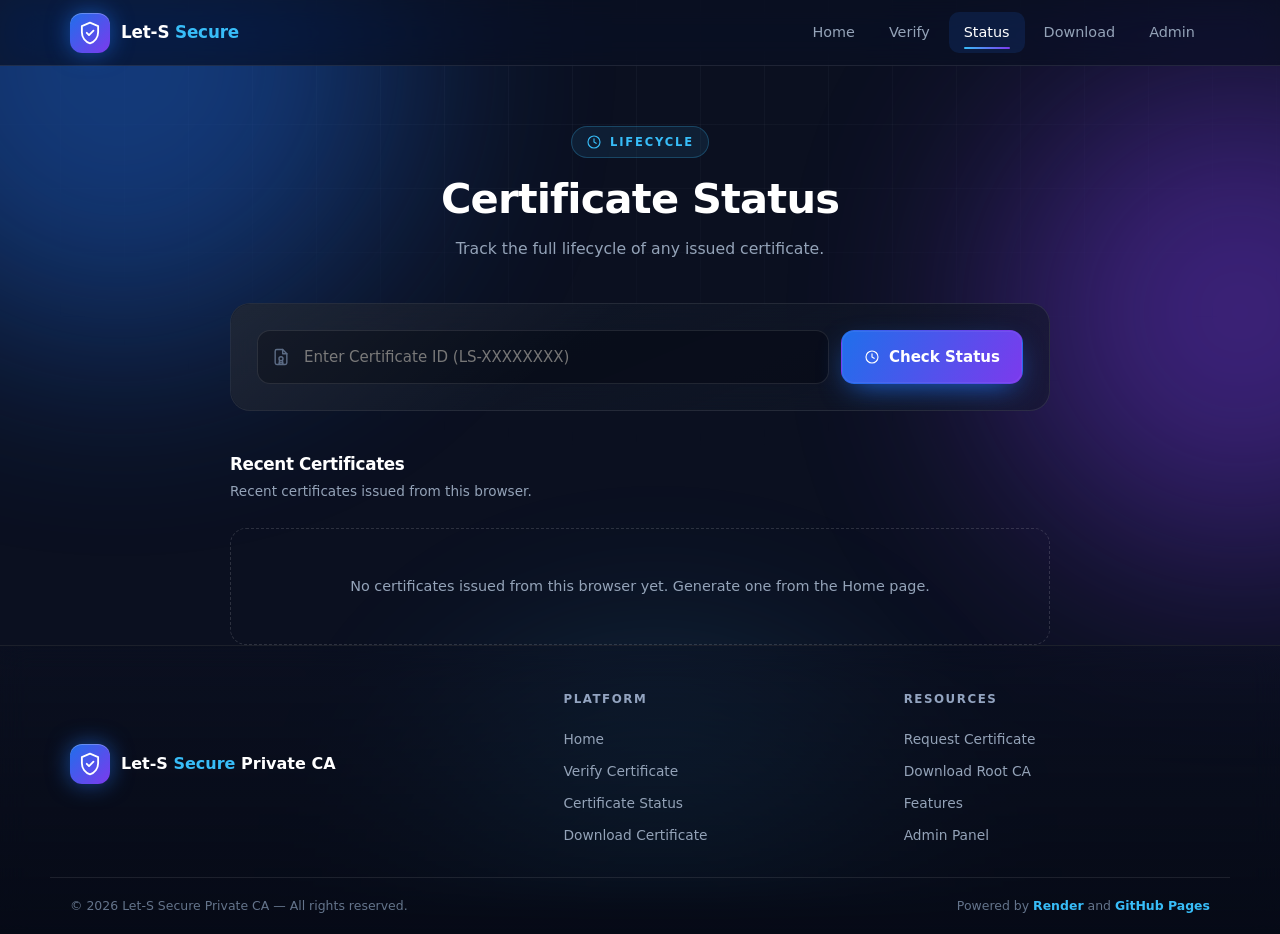
<file: status.html>
<!DOCTYPE html>
<html lang="en">
<head>
<meta charset="UTF-8" />
<meta name="viewport" content="width=device-width, initial-scale=1" />
<title>Certificate Status — Let-S Secure</title>
<link rel="icon" href="data:image/svg+xml,<svg xmlns='http://www.w3.org/2000/svg' viewBox='0 0 24 24'><path d='M12 2.5 4.5 5.6v5.6c0 4.9 3.2 9.2 7.5 10.3 4.3-1.1 7.5-5.4 7.5-10.3V5.6L12 2.5Z' fill='none' stroke='%2338bdf8' stroke-width='1.7'/></svg>" />
<link rel="stylesheet" href="assets/style.css" />
</head>
<body data-page="status">

<div class="bg" aria-hidden="true">
  <div class="grid-lines"></div>
  <div class="orb orb-1"></div>
  <div class="orb orb-2"></div>
  <div class="orb orb-3"></div>
</div>

<header class="site-header">
  <nav class="nav">
    <a class="brand" href="index.html">
      <span class="brand-mark"><svg class="ic ic-lg"><use href="#i-shield-check"/></svg></span>
      <span class="brand-text">Let-S <b>Secure</b></span>
    </a>
    <button class="menu-btn" id="menu-btn" aria-label="Toggle menu" aria-expanded="false">
      <svg class="ic"><use href="#i-menu"/></svg>
    </button>
    <div class="nav-links" id="nav-links">
      <a class="nav-link" href="index.html">Home</a>
      <a class="nav-link" href="verify.html">Verify</a>
      <a class="nav-link active" href="status.html">Status</a>
      <a class="nav-link" href="download.html">Download</a>
      <a class="nav-link" href="admin.html">Admin</a>
    </div>
  </nav>
</header>

<main>
  <div class="container">
    <div class="page-head">
      <span class="eyebrow"><svg class="ic ic-sm"><use href="#i-clock"/></svg> Lifecycle</span>
      <h1>Certificate Status</h1>
      <p>Track the full lifecycle of any issued certificate.</p>
    </div>

    <div class="glass tool-card reveal">
      <div class="search-row">
        <div class="input-wrap">
          <svg class="ic"><use href="#i-cert"/></svg>
          <input type="text" id="status-input" placeholder="Enter Certificate ID (LS-XXXXXXXX)" />
        </div>
        <button class="btn btn-primary" id="status-btn">
          <svg class="ic ic-sm"><use href="#i-clock"/></svg> Check Status
        </button>
      </div>
      <div id="status-result"></div>
    </div>

    <div class="container" style="padding:0;max-width:820px;margin-top:44px">
      <h3 style="font-size:1.05rem;margin-bottom:6px">Recent Certificates</h3>
      <p style="color:var(--muted);font-size:.85rem">Recent certificates issued from this browser.</p>
      <div class="cert-list" id="status-list"></div>
    </div>
  </div>
</main>

<footer class="site-footer">
  <div class="footer-inner">
    <div class="footer-brand">
      <span class="brand-mark"><svg class="ic ic-lg"><use href="#i-shield-check"/></svg></span>
      <span class="brand-text">Let-S <b>Secure</b> Private CA</span>
    </div>
    <div class="footer-col">
      <h4>Platform</h4>
      <a href="index.html">Home</a>
      <a href="verify.html">Verify Certificate</a>
      <a href="status.html">Certificate Status</a>
      <a href="download.html">Download Certificate</a>
    </div>
    <div class="footer-col">
      <h4>Resources</h4>
      <a href="index.html#request">Request Certificate</a>
      <a href="index.html#trust-root">Download Root CA</a>
      <a href="index.html#features">Features</a>
      <a href="admin.html">Admin Panel</a>
    </div>
  </div>
  <div class="footer-bottom">
    <span>© <span id="year"></span> Let-S Secure Private CA — All rights reserved.</span>
    <span>Powered by <b>Render</b> and <b>GitHub Pages</b></span>
  </div>
</footer>

<script src="assets/app.js"></script>
<script>
window.LS_status = function () {
  "use strict";
  const { $, escapeHtml, fmtDate, toast, apiRequest, CERT_ID_RE,
    renderAdvancedError, getCachedCertIds } = LS;
  const API = LS.API;

  const input = $("#status-input");
  const btn = $("#status-btn");
  const out = $("#status-result");
  const listEl = $("#status-list");

  function statusBadge(cert) {
    if (cert.status === "revoked") return '<span class="chip chip-bad">Revoked</span>';
    if (cert.expiresAt && Date.now() > new Date(cert.expiresAt).getTime()) return '<span class="chip chip-bad">Expired</span>';
    return '<span class="chip chip-ok">Valid</span>';
  }

  function renderStatus(cert) {
    const revoked = cert.status === "revoked";
    const expired = cert.expiresAt && Date.now() > new Date(cert.expiresAt).getTime();

    const timeline =
      '<div class="timeline">' +
        '<div class="tl-item"><span class="tl-dot"><svg class="ic ic-sm"><use href="#i-shield-check"/></svg></span>' +
          "<div><strong>Domain Verified</strong><span>Ownership proven via challenge</span></div></div>" +
        '<div class="tl-item"><span class="tl-dot"><svg class="ic ic-sm"><use href="#i-key"/></svg></span>' +
          "<div><strong>Certificate Issued</strong><span>" + escapeHtml(fmtDate(cert.issuedAt)) + "</span></div></div>" +
        '<div class="tl-item ' + (revoked ? "revoked" : "") + '"><span class="tl-dot"><svg class="ic ic-sm"><use href="#' +
          (revoked ? "i-x-circle" : "i-check-circle") + '"/></svg></span>' +
          "<div><strong>" + (revoked ? "Revoked" : "Active") + "</strong><span>" +
          (revoked ? escapeHtml(fmtDate(cert.revokedAt)) : "Currently trusted by the CA") + "</span></div></div>" +
        '<div class="tl-item ' + (expired ? "revoked" : "") + '"><span class="tl-dot"><svg class="ic ic-sm"><use href="#i-clock"/></svg></span>' +
          "<div><strong>" + (expired ? "Expired" : "Expires") + "</strong><span>" + escapeHtml(fmtDate(cert.expiresAt)) + "</span></div></div>" +
      "</div>";

    out.innerHTML =
      '<div class="verify-result">' +
        '<div class="verify-banner ' + (revoked ? "bad" : expired ? "warn" : "ok") + '">' +
          '<div class="vb-icon"><svg class="ic ic-lg"><use href="#' +
            (revoked ? "i-x-circle" : expired ? "i-clock" : "i-shield-check") + '"/></svg></div>' +
          "<div><h3>" + escapeHtml(cert.certId) + " — " + (revoked ? "Revoked" : expired ? "Expired" : "Active") + "</h3>" +
          "<p>" + escapeHtml(cert.domain) + " · " + escapeHtml(cert.project || "—") + "</p></div>" +
          '<div style="margin-left:auto">' + statusBadge(cert) + "</div>" +
        "</div>" +
        timeline +
        '<div class="form-actions" style="margin-top:22px">' +
          '<a class="btn btn-ghost btn-sm" href="download.html?id=' + encodeURIComponent(cert.certId) + '">' +
            '<svg class="ic ic-sm"><use href="#i-download"/></svg> Download</a>' +
        "</div>" +
      "</div>";
  }

  async function doStatusCheck() {
    const q = (input.value || "").trim().toUpperCase();
    if (!q) {
      out.innerHTML =
        '<div class="verify-result"><div class="verify-banner warn">' +
          '<div class="vb-icon"><svg class="ic ic-lg"><use href="#i-info"/></svg></div>' +
          "<div><h3>Input Required</h3><p>Enter a certificate ID to check its status.</p></div>" +
        "</div></div>";
      toast("Enter a certificate ID.", "err");
      return;
    }
    if (!CERT_ID_RE.test(q)) {
      out.innerHTML =
        '<div class="advanced-error">' +
          '<div class="ae-head">' +
            '<div class="ae-icon"><svg class="ic ic-lg"><use href="#i-x-circle"/></svg></div>' +
            '<div><h4>Invalid certificate ID<span class="ae-code">BAD_FORMAT</span></h4>' +
            "<p>Expected format: LS-XXXXXXXX</p></div>" +
          "</div>" +
          '<div class="ae-message">"' + escapeHtml(q) + '" is not a valid certificate ID.</div>' +
          '<div class="ae-hints">' +
            '<div class="ae-hints-label">How to fix this</div>' +
            "<ul>" +
              "<li>Format is <code>LS-</code> followed by 8 hex characters (0-9, A-F).</li>" +
              "<li>Example: <code>LS-5A3D8DE5</code></li>" +
              "<li>Copy the exact ID from your certificate request result.</li>" +
            "</ul>" +
          "</div>" +
        "</div>";
      return;
    }

    btn.disabled = true;
    out.innerHTML = '<div class="verify-result"><div class="verify-banner warn">' +
      '<div class="vb-icon"><span class="spinner"></span></div>' +
      "<div><h3>Checking…</h3><p>Contacting Let-S Secure CA</p></div></div></div>";

    try {
      const res = await apiRequest(API.status(q));
      renderStatus(res.certificate);
    } catch (err) {
      renderAdvancedError(out, err, {
        retryAction: doStatusCheck,
        retryLabel: "Retry",
      });
    } finally {
      btn.disabled = false;
    }
  }

  async function refreshList() {
    listEl.innerHTML = '<div class="empty-state"><span class="spinner" style="display:inline-block;margin-right:8px;vertical-align:middle"></span>Loading…</div>';
    const ids = getCachedCertIds();
    if (!ids.length) {
      listEl.innerHTML = '<div class="empty-state">No certificates issued from this browser yet. Generate one from the Home page.</div>';
      return;
    }
    try {
      const results = await Promise.all(
        ids.slice(0, 10).map((id) => apiRequest(API.status(id)).then((r) => r.certificate).catch(() => null))
      );
      const certs = results.filter(Boolean);
      if (!certs.length) {
        listEl.innerHTML = '<div class="empty-state">No certificates found.</div>';
        return;
      }
      listEl.innerHTML = certs.map((c) => (
        '<div class="glass cert-item">' +
          '<div class="ci-icon"><svg class="ic ic-lg"><use href="#i-cert"/></svg></div>' +
          '<div class="ci-main"><strong>' + escapeHtml(c.domain) + "</strong>" +
            "<small>" + escapeHtml(c.certId) + " · " + escapeHtml(c.project || "—") + " · expires " + escapeHtml(fmtDate(c.expiresAt)) + "</small></div>" +
          statusBadge(c) +
          '<button class="btn btn-ghost btn-sm" data-load-id="' + c.certId + '">Details</button>' +
        "</div>"
      )).join("");
    } catch (err) {
      listEl.innerHTML = '<div class="empty-state">Could not load certificates: ' + escapeHtml(err.message) + "</div>";
    }
  }

  btn.addEventListener("click", doStatusCheck);
  input.addEventListener("keydown", (e) => {
    if (e.key === "Enter") { e.preventDefault(); doStatusCheck(); }
  });

  listEl.addEventListener("click", (e) => {
    const btn = e.target.closest("[data-load-id]");
    if (!btn) return;
    input.value = btn.dataset.loadId;
    doStatusCheck();
    window.scrollTo({ top: 0, behavior: "smooth" });
  });

  const params = new URLSearchParams(location.search);
  if (params.get("id")) {
    input.value = params.get("id").toUpperCase();
    doStatusCheck();
  }

  refreshList();
};
</script>
</body>
</html>
</file>
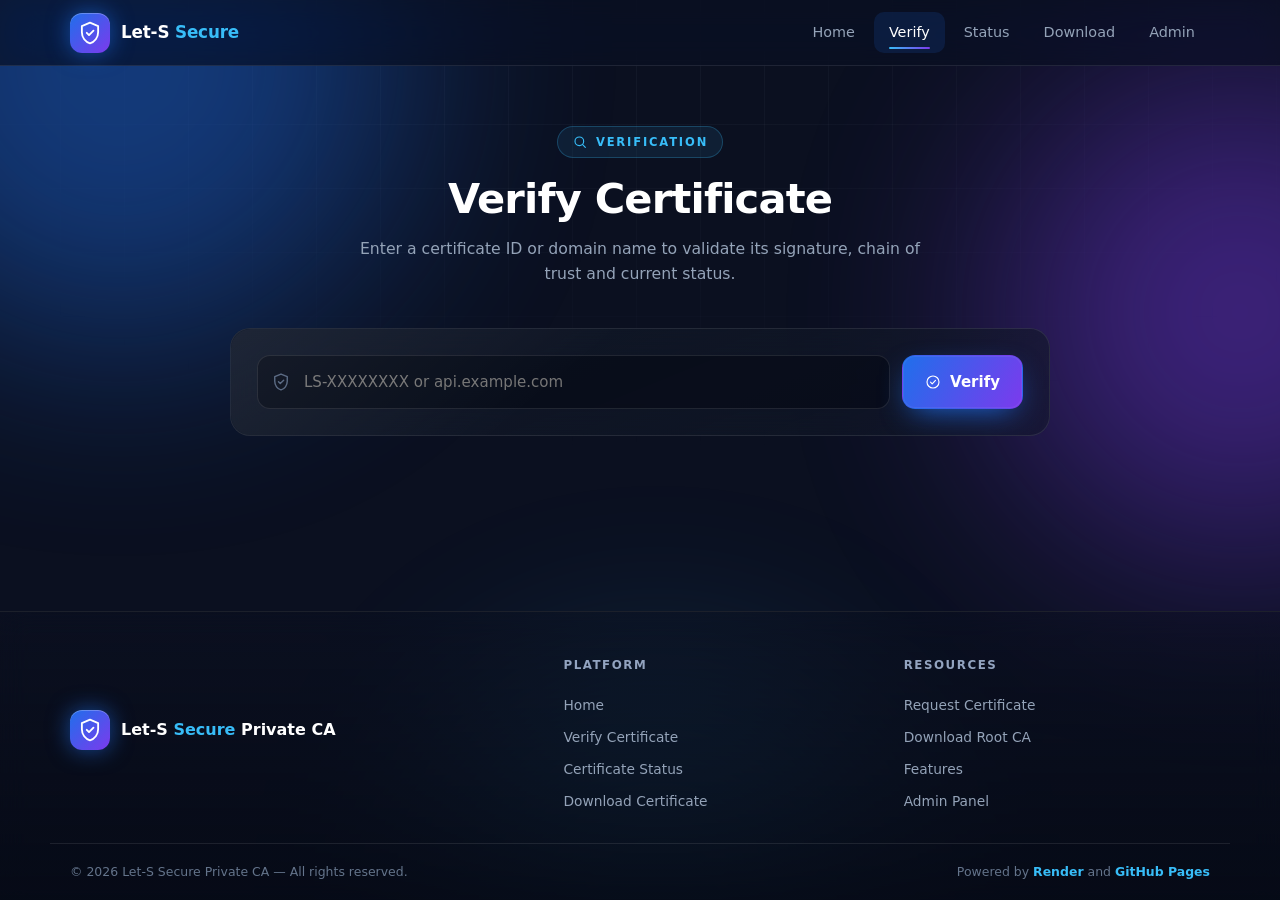
<file: verify.html>
<!DOCTYPE html>
<html lang="en">
<head>
<meta charset="UTF-8" />
<meta name="viewport" content="width=device-width, initial-scale=1" />
<title>Verify Certificate — Let-S Secure</title>
<link rel="icon" href="data:image/svg+xml,<svg xmlns='http://www.w3.org/2000/svg' viewBox='0 0 24 24'><path d='M12 2.5 4.5 5.6v5.6c0 4.9 3.2 9.2 7.5 10.3 4.3-1.1 7.5-5.4 7.5-10.3V5.6L12 2.5Z' fill='none' stroke='%2338bdf8' stroke-width='1.7'/></svg>" />
<link rel="stylesheet" href="assets/style.css" />
</head>
<body data-page="verify">

<div class="bg" aria-hidden="true">
  <div class="grid-lines"></div>
  <div class="orb orb-1"></div>
  <div class="orb orb-2"></div>
  <div class="orb orb-3"></div>
</div>

<header class="site-header">
  <nav class="nav">
    <a class="brand" href="index.html">
      <span class="brand-mark"><svg class="ic ic-lg"><use href="#i-shield-check"/></svg></span>
      <span class="brand-text">Let-S <b>Secure</b></span>
    </a>
    <button class="menu-btn" id="menu-btn" aria-label="Toggle menu" aria-expanded="false">
      <svg class="ic"><use href="#i-menu"/></svg>
    </button>
    <div class="nav-links" id="nav-links">
      <a class="nav-link" href="index.html">Home</a>
      <a class="nav-link active" href="verify.html">Verify</a>
      <a class="nav-link" href="status.html">Status</a>
      <a class="nav-link" href="download.html">Download</a>
      <a class="nav-link" href="admin.html">Admin</a>
    </div>
  </nav>
</header>

<main>
  <div class="container">
    <div class="page-head">
      <span class="eyebrow"><svg class="ic ic-sm"><use href="#i-search"/></svg> Verification</span>
      <h1>Verify Certificate</h1>
      <p>Enter a certificate ID or domain name to validate its signature, chain of trust and current status.</p>
    </div>

    <div class="glass tool-card reveal">
      <div class="search-row">
        <div class="input-wrap">
          <svg class="ic"><use href="#i-shield-check"/></svg>
          <input type="text" id="verify-input" placeholder="LS-XXXXXXXX or api.example.com" aria-label="Certificate ID or domain" />
        </div>
        <button class="btn btn-primary" id="verify-btn">
          <svg class="ic ic-sm"><use href="#i-check-circle"/></svg> Verify
        </button>
      </div>
      <div id="verify-result"></div>
    </div>
  </div>
</main>

<footer class="site-footer">
  <div class="footer-inner">
    <div class="footer-brand">
      <span class="brand-mark"><svg class="ic ic-lg"><use href="#i-shield-check"/></svg></span>
      <span class="brand-text">Let-S <b>Secure</b> Private CA</span>
    </div>
    <div class="footer-col">
      <h4>Platform</h4>
      <a href="index.html">Home</a>
      <a href="verify.html">Verify Certificate</a>
      <a href="status.html">Certificate Status</a>
      <a href="download.html">Download Certificate</a>
    </div>
    <div class="footer-col">
      <h4>Resources</h4>
      <a href="index.html#request">Request Certificate</a>
      <a href="index.html#trust-root">Download Root CA</a>
      <a href="index.html#features">Features</a>
      <a href="admin.html">Admin Panel</a>
    </div>
  </div>
  <div class="footer-bottom">
    <span>© <span id="year"></span> Let-S Secure Private CA — All rights reserved.</span>
    <span>Powered by <b>Render</b> and <b>GitHub Pages</b></span>
  </div>
</footer>

<script src="assets/app.js"></script>
<script>
window.LS_verify = function () {
  "use strict";
  const { $, escapeHtml, fmtDate, toast, apiRequest, DOMAIN_RE, CERT_ID_RE,
    renderAdvancedError } = LS;
  const API = LS.API;

  const input = $("#verify-input");
  const btn = $("#verify-btn");
  const out = $("#verify-result");

  function certDataRows(cert) {
    return (
      '<div class="data-list">' +
        '<div class="data-row"><span class="k">Certificate ID</span><span class="v">' + escapeHtml(cert.certId) + "</span></div>" +
        '<div class="data-row"><span class="k">Common Name</span><span class="v">' + escapeHtml(cert.domain) + "</span></div>" +
        '<div class="data-row"><span class="k">Organization</span><span class="v">' + escapeHtml(cert.project || "—") + "</span></div>" +
        '<div class="data-row"><span class="k">Owner</span><span class="v">' + escapeHtml(cert.owner || "—") + "</span></div>" +
        '<div class="data-row"><span class="k">Email</span><span class="v">' + escapeHtml(cert.email || "—") + "</span></div>" +
        '<div class="data-row"><span class="k">Serial Number</span><span class="v">' + escapeHtml(cert.serialNumber || "—") + "</span></div>" +
        '<div class="data-row"><span class="k">Issued</span><span class="v">' + escapeHtml(fmtDate(cert.issuedAt)) + "</span></div>" +
        '<div class="data-row"><span class="k">Expires</span><span class="v">' + escapeHtml(fmtDate(cert.expiresAt)) + "</span></div>" +
        '<div class="data-row"><span class="k">Status</span><span class="v">' + escapeHtml(cert.status || "—") + "</span></div>" +
      "</div>" +
      (cert.fingerprint
        ? '<div style="font-size:.72rem;color:var(--muted);letter-spacing:.08em;text-transform:uppercase;font-weight:700;margin:0 0 8px">SHA-256 Fingerprint</div>' +
          '<div class="mono" style="font-size:.71rem;color:#7fa8d4;word-break:break-all;line-height:1.7">' + escapeHtml(cert.fingerprint) + "</div>"
        : "")
    );
  }

  async function doVerify() {
    const q = (input.value || "").trim();
    if (!q) {
      out.innerHTML =
        '<div class="verify-result"><div class="verify-banner warn">' +
          '<div class="vb-icon"><svg class="ic ic-lg"><use href="#i-info"/></svg></div>' +
          "<div><h3>Input Required</h3><p>Enter a certificate ID or domain name.</p></div>" +
        "</div></div>";
      toast("Enter a certificate ID or domain.", "err");
      return;
    }

    btn.disabled = true;
    out.innerHTML = '<div class="verify-result"><div class="verify-banner warn">' +
      '<div class="vb-icon"><span class="spinner"></span></div>' +
      "<div><h3>Verifying…</h3><p>Contacting Let-S Secure CA</p></div></div></div>";

    try {
      let result, cert;

      if (CERT_ID_RE.test(q)) {
        result = await apiRequest(API.verifyCert(), {
          method: "POST",
          body: JSON.stringify({ certId: q.toUpperCase() }),
        });
        try {
          const sr = await apiRequest(API.status(q.toUpperCase()));
          cert = sr.certificate;
        } catch {}
      } else if (DOMAIN_RE.test(q)) {
        const sr = await apiRequest(`${LS.API_BASE}/api/certificates/domain/${encodeURIComponent(q.toLowerCase())}`);
        cert = sr.certificate;
        result = {
          valid: cert.status === "active",
          reason: cert.status === "active" ? "" : "Certificate " + cert.status,
        };
      } else {
        throw new Error("Enter a valid LS-XXXXXXXX ID or domain name");
      }

      const expired = cert && cert.expiresAt && Date.now() > new Date(cert.expiresAt).getTime();
      const revoked = cert && cert.status === "revoked";

      let cls = "ok", icon = "i-check-circle", title = "Certificate is Valid";
      let msg = "Signature verified · Chain of trust intact · Issued by Let-S Secure Private CA";

      if (revoked) {
        cls = "bad"; icon = "i-x-circle"; title = "Certificate Revoked";
        msg = "This certificate was revoked on " + fmtDate(cert.revokedAt) + " and must not be trusted.";
      } else if (expired) {
        cls = "warn"; icon = "i-clock"; title = "Certificate Expired";
        msg = "This certificate expired on " + fmtDate(cert.expiresAt) + ".";
      } else if (result && result.valid === false) {
        cls = "bad"; icon = "i-x-circle"; title = "Certificate Invalid";
        msg = result.reason || "The certificate failed verification.";
      }

      out.innerHTML =
        '<div class="verify-result">' +
          '<div class="verify-banner ' + cls + '">' +
            '<div class="vb-icon"><svg class="ic ic-lg"><use href="#' + icon + '"/></svg></div>' +
            "<div><h3>" + title + "</h3><p>" + escapeHtml(msg) + "</p></div>" +
          "</div>" +
          (cert ? certDataRows(cert) : "") +
          (cert
            ? '<div class="form-actions">' +
                '<a class="btn btn-ghost btn-sm" href="status.html?id=' + encodeURIComponent(cert.certId) + '"><svg class="ic ic-sm"><use href="#i-clock"/></svg> View Status</a>' +
                '<a class="btn btn-ghost btn-sm" href="download.html?id=' + encodeURIComponent(cert.certId) + '"><svg class="ic ic-sm"><use href="#i-download"/></svg> Download</a>' +
              "</div>"
            : "") +
        "</div>";

      toast(result && result.valid ? "Certificate verified." : "Certificate is not valid.",
        result && result.valid ? "ok" : "err");
    } catch (err) {
      renderAdvancedError(out, err, {
        retryAction: doVerify,
        retryLabel: "Retry Verification",
      });
    } finally {
      btn.disabled = false;
    }
  }

  btn.addEventListener("click", doVerify);
  input.addEventListener("keydown", (e) => {
    if (e.key === "Enter") { e.preventDefault(); doVerify(); }
  });

  // Prefill from query
  const params = new URLSearchParams(location.search);
  if (params.get("id")) input.value = params.get("id").toUpperCase();
  else {
    const ids = LS.getCachedCertIds();
    if (ids[0]) input.placeholder = "Try: " + ids[0];
  }
};
</script>
</body>
</html>
</file>
<file: assets/style.css>
/* ============================================================
   LET-S SECURE — SHARED STYLES
   ============================================================ */
*,*::before,*::after{box-sizing:border-box}
*{margin:0;padding:0}
:root{
  --primary:#1f6feb;--secondary:#7c3aed;--bg:#0b1020;--card:#111827;
  --text:#ffffff;--accent:#38bdf8;--muted:#94a3b8;--line:rgba(255,255,255,.09);
  --glass:rgba(17,24,39,.62);--ok:#22c55e;--warn:#f59e0b;--danger:#ef4444;
  --max:1180px;--r:20px;--ease:cubic-bezier(.22,1,.36,1);
}
html{scroll-behavior:smooth}
body{
  font-family:"Inter",ui-sans-serif,system-ui,-apple-system,"Segoe UI",Roboto,Helvetica,Arial,sans-serif;
  background:var(--bg);color:var(--text);line-height:1.6;min-height:100vh;
  display:flex;flex-direction:column;overflow-x:hidden;
  -webkit-font-smoothing:antialiased;text-rendering:optimizeLegibility;
}
img,svg{display:block;max-width:100%}
button,input,select,textarea{font:inherit;color:inherit}
a{color:inherit;text-decoration:none}
::selection{background:rgba(56,189,248,.35)}
::-webkit-scrollbar{width:10px;height:10px}
::-webkit-scrollbar-track{background:#0b1020}
::-webkit-scrollbar-thumb{background:linear-gradient(180deg,#1f6feb,#7c3aed);border-radius:10px;border:2px solid #0b1020}

/* BACKGROUND */
.bg{position:fixed;inset:0;z-index:-1;overflow:hidden;pointer-events:none}
.bg .grid-lines{position:absolute;inset:-4px;
  background-image:linear-gradient(rgba(148,163,184,.055) 1px,transparent 1px),
    linear-gradient(90deg,rgba(148,163,184,.055) 1px,transparent 1px);
  background-size:64px 64px;
  -webkit-mask-image:radial-gradient(ellipse 85% 65% at 50% 0%,#000 15%,transparent 78%);
  mask-image:radial-gradient(ellipse 85% 65% at 50% 0%,#000 15%,transparent 78%);}
.orb{position:absolute;border-radius:50%;filter:blur(110px);opacity:.45;will-change:transform}
.orb-1{width:560px;height:560px;background:var(--primary);top:-220px;left:-160px;animation:drift1 20s ease-in-out infinite}
.orb-2{width:480px;height:480px;background:var(--secondary);top:8%;right:-200px;animation:drift2 26s ease-in-out infinite}
.orb-3{width:420px;height:420px;background:var(--accent);bottom:-200px;left:35%;opacity:.22;animation:drift3 30s ease-in-out infinite}
@keyframes drift1{0%,100%{transform:translate(0,0) scale(1)}50%{transform:translate(80px,60px) scale(1.12)}}
@keyframes drift2{0%,100%{transform:translate(0,0) scale(1)}50%{transform:translate(-70px,90px) scale(1.08)}}
@keyframes drift3{0%,100%{transform:translate(0,0)}50%{transform:translate(60px,-70px)}}

/* LAYOUT */
.container{width:100%;max-width:var(--max);margin-inline:auto;padding-inline:20px}
main{flex:1}
.section{padding:76px 0}
.section-head{max-width:660px;margin:0 auto 44px;text-align:center}
.eyebrow{display:inline-flex;align-items:center;gap:8px;font-size:.72rem;font-weight:700;
  letter-spacing:.16em;text-transform:uppercase;color:var(--accent);
  background:rgba(56,189,248,.09);border:1px solid rgba(56,189,248,.25);
  padding:6px 14px;border-radius:999px;margin-bottom:16px;}
h1,h2,h3{line-height:1.18;letter-spacing:-.02em;font-weight:800}
h2{font-size:clamp(1.7rem,3.6vw,2.35rem);margin-bottom:12px}
.section-head p{color:var(--muted);font-size:1rem}
.grad{background:linear-gradient(110deg,var(--accent),var(--primary) 45%,var(--secondary));
  -webkit-background-clip:text;background-clip:text;color:transparent}
.glass{background:linear-gradient(158deg,rgba(17,24,39,.88),rgba(17,24,39,.5));
  -webkit-backdrop-filter:blur(16px);backdrop-filter:blur(16px);
  border:1px solid var(--line);border-radius:var(--r);position:relative;overflow:hidden}
.glass::after{content:"";position:absolute;inset:0;border-radius:inherit;pointer-events:none;
  background:linear-gradient(140deg,rgba(255,255,255,.07),transparent 42%);opacity:.85}

/* ICONS */
.ic{width:20px;height:20px;flex:none;fill:none;stroke:currentColor;stroke-width:1.7;
  stroke-linecap:round;stroke-linejoin:round}
.ic-sm{width:16px;height:16px}
.ic-lg{width:26px;height:26px}
.ic-xl{width:40px;height:40px;stroke-width:1.5}

/* HEADER */
.site-header{position:sticky;top:0;z-index:120;background:rgba(11,16,32,.72);
  -webkit-backdrop-filter:blur(18px) saturate(160%);backdrop-filter:blur(18px) saturate(160%);
  border-bottom:1px solid var(--line)}
.nav{max-width:var(--max);margin-inline:auto;padding:12px 20px;display:flex;
  align-items:center;justify-content:space-between;gap:16px;position:relative}
.brand{display:flex;align-items:center;gap:11px;font-weight:800;font-size:1.05rem;letter-spacing:-.01em}
.brand-mark{width:40px;height:40px;border-radius:12px;display:grid;place-items:center;
  background:linear-gradient(135deg,var(--primary),var(--secondary));color:#fff;
  box-shadow:0 0 22px rgba(31,111,235,.6),inset 0 1px 0 rgba(255,255,255,.25);
  transition:transform .4s var(--ease),box-shadow .4s var(--ease)}
.brand:hover .brand-mark{transform:rotate(-8deg) scale(1.06);box-shadow:0 0 34px rgba(124,58,237,.75)}
.brand-text{white-space:nowrap}
.brand-text b{color:var(--accent);font-weight:800}
.nav-links{display:flex;align-items:center;gap:4px}
.nav-link{position:relative;padding:9px 15px;border-radius:10px;font-size:.9rem;font-weight:500;
  color:var(--muted);transition:color .25s,background .25s;white-space:nowrap;cursor:pointer}
.nav-link::after{content:"";position:absolute;left:15px;right:15px;bottom:4px;height:2px;
  border-radius:2px;background:linear-gradient(90deg,var(--accent),var(--secondary));
  transform:scaleX(0);transform-origin:left;transition:transform .35s var(--ease)}
.nav-link:hover{color:#fff;background:rgba(255,255,255,.05)}
.nav-link:hover::after{transform:scaleX(1)}
.nav-link.active{color:#fff;background:rgba(31,111,235,.14)}
.nav-link.active::after{transform:scaleX(1)}
.nav-cta{margin-left:8px}
.menu-btn{display:none;width:42px;height:42px;border-radius:12px;
  background:rgba(255,255,255,.05);border:1px solid var(--line);color:#fff;
  place-items:center;cursor:pointer;transition:.25s}
.menu-btn:hover{background:rgba(56,189,248,.14);border-color:rgba(56,189,248,.4)}
@media (max-width:900px){
  .nav-links{position:absolute;top:calc(100% + 8px);left:16px;right:16px;
    flex-direction:column;align-items:stretch;gap:4px;padding:12px;border-radius:18px;
    background:rgba(11,16,32,.97);-webkit-backdrop-filter:blur(20px);backdrop-filter:blur(20px);
    border:1px solid var(--line);box-shadow:0 26px 60px -20px rgba(0,0,0,.9);
    opacity:0;transform:translateY(-12px);pointer-events:none;
    transition:opacity .28s var(--ease),transform .28s var(--ease)}
  .nav-links.open{opacity:1;transform:none;pointer-events:auto}
  .nav-link{padding:12px 14px;font-size:.95rem}
  .nav-link::after{display:none}
  .nav-cta{margin:6px 0 0;justify-content:center}
  .menu-btn{display:grid}
}

/* BUTTONS */
.btn{display:inline-flex;align-items:center;justify-content:center;gap:9px;padding:13px 22px;
  border-radius:13px;border:1px solid transparent;font-size:.94rem;font-weight:600;
  cursor:pointer;white-space:nowrap;position:relative;overflow:hidden;
  transition:transform .3s var(--ease),box-shadow .3s var(--ease),background .3s,border-color .3s,color .3s;
  text-align:center}
.btn:active{transform:translateY(0) scale(.985)}
.btn-sm{padding:10px 17px;font-size:.87rem;border-radius:11px}
.btn-primary{background:linear-gradient(120deg,var(--primary),var(--secondary));color:#fff;
  box-shadow:0 10px 30px -10px rgba(31,111,235,.95),0 0 0 1px rgba(255,255,255,.06) inset}
.btn-primary::before{content:"";position:absolute;inset:0;
  background:linear-gradient(120deg,transparent 20%,rgba(255,255,255,.4),transparent 80%);
  transform:translateX(-130%);transition:transform .7s var(--ease)}
.btn-primary:hover{transform:translateY(-3px);
  box-shadow:0 18px 42px -12px rgba(124,58,237,1),0 0 26px rgba(56,189,248,.45)}
.btn-primary:hover::before{transform:translateX(130%)}
.btn-ghost{background:rgba(255,255,255,.04);border-color:var(--line);color:#e6edf7}
.btn-ghost:hover{transform:translateY(-3px);border-color:rgba(56,189,248,.55);
  background:rgba(56,189,248,.1);box-shadow:0 14px 34px -16px rgba(56,189,248,.9)}
.btn-danger{background:rgba(239,68,68,.12);border-color:rgba(239,68,68,.42);color:#fca5a5}
.btn-danger:hover{background:rgba(239,68,68,.22);transform:translateY(-3px);
  box-shadow:0 14px 34px -16px rgba(239,68,68,.9)}
.btn[disabled]{opacity:.5;pointer-events:none}

/* HERO */
.hero{padding:74px 0 56px;display:grid;grid-template-columns:1.08fr .92fr;gap:56px;align-items:center}
.badge{display:inline-flex;align-items:center;gap:9px;font-size:.76rem;font-weight:600;
  letter-spacing:.06em;text-transform:uppercase;color:#cbd5e1;background:rgba(255,255,255,.04);
  border:1px solid var(--line);padding:7px 15px;border-radius:999px;margin-bottom:22px;
  -webkit-backdrop-filter:blur(10px);backdrop-filter:blur(10px)}
.pulse-dot{width:7px;height:7px;border-radius:50%;background:var(--ok);
  box-shadow:0 0 0 0 rgba(34,197,94,.7);animation:pulse 2s infinite}
@keyframes pulse{0%{box-shadow:0 0 0 0 rgba(34,197,94,.65)}70%{box-shadow:0 0 0 10px rgba(34,197,94,0)}100%{box-shadow:0 0 0 0 rgba(34,197,94,0)}}
.hero h1{font-size:clamp(2.05rem,5.1vw,3.5rem);margin-bottom:18px}
.hero .lead{font-size:clamp(1rem,1.6vw,1.13rem);color:#a9b6cd;max-width:560px;margin-bottom:32px}
.hero-actions{display:flex;flex-wrap:wrap;gap:14px;margin-bottom:34px}
.trust{display:flex;flex-wrap:wrap;gap:26px;padding-top:26px;border-top:1px solid var(--line)}
.trust-item strong{display:block;font-size:1.28rem;font-weight:800;letter-spacing:-.02em}
.trust-item span{font-size:.76rem;color:var(--muted);text-transform:uppercase;letter-spacing:.11em;font-weight:600}
.hero-visual{position:relative;display:grid;place-items:center}
.hero-visual::before{content:"";position:absolute;width:78%;aspect-ratio:1;border-radius:50%;
  background:radial-gradient(circle,rgba(31,111,235,.35),transparent 68%);filter:blur(38px);
  animation:breathe 6s ease-in-out infinite}
@keyframes breathe{0%,100%{transform:scale(1);opacity:.75}50%{transform:scale(1.14);opacity:1}}
.cert-mock{width:100%;max-width:400px;padding:22px;z-index:2;
  animation:floaty 7s ease-in-out infinite;
  box-shadow:0 40px 80px -34px rgba(0,0,0,.95),0 0 60px -34px rgba(56,189,248,.75)}
@keyframes floaty{0%,100%{transform:translateY(0)}50%{transform:translateY(-14px)}}
.cert-mock-head{display:flex;align-items:center;gap:12px;padding-bottom:16px;border-bottom:1px dashed rgba(255,255,255,.13)}
.cert-mock-head .logo-sq{width:42px;height:42px;border-radius:12px;display:grid;place-items:center;flex:none;
  background:linear-gradient(135deg,rgba(31,111,235,.3),rgba(124,58,237,.3));
  border:1px solid rgba(56,189,248,.32);color:var(--accent)}
.cert-mock-head strong{display:block;font-size:.92rem}
.cert-mock-head small{color:var(--muted);font-size:.73rem;letter-spacing:.06em;text-transform:uppercase}
.chip{margin-left:auto;font-size:.66rem;font-weight:800;letter-spacing:.1em;padding:5px 11px;
  border-radius:999px;text-transform:uppercase}
.chip-ok{color:#6ee7a8;background:rgba(34,197,94,.12);border:1px solid rgba(34,197,94,.35)}
.chip-bad{color:#fca5a5;background:rgba(239,68,68,.12);border:1px solid rgba(239,68,68,.35)}
.chip-warn{color:#fcd34d;background:rgba(245,158,11,.12);border:1px solid rgba(245,158,11,.35)}
.chip-info{color:var(--accent);background:rgba(56,189,248,.12);border:1px solid rgba(56,189,248,.35)}
.cert-mock-body{padding:16px 0;display:grid;gap:11px}
.kv{display:flex;justify-content:space-between;gap:14px;font-size:.83rem;align-items:center}
.kv span{color:var(--muted)}
.kv b{font-weight:600;font-family:ui-monospace,SFMono-Regular,Menlo,Consolas,monospace;
  font-size:.79rem;text-align:right;word-break:break-all}
.cert-mock-foot{padding-top:14px;border-top:1px dashed rgba(255,255,255,.13);
  font-family:ui-monospace,SFMono-Regular,Menlo,Consolas,monospace;
  font-size:.68rem;color:#64748b;letter-spacing:.04em;word-break:break-all}

/* FORM */
.request-grid{display:grid;grid-template-columns:1.05fr .95fr;gap:26px;align-items:start}
.form-card{padding:28px}
.form-card h3{font-size:1.15rem;margin-bottom:6px}
.form-card .sub{color:var(--muted);font-size:.86rem;margin-bottom:22px}
.field{margin-bottom:17px}
.field label{display:block;font-size:.76rem;font-weight:700;letter-spacing:.09em;
  text-transform:uppercase;color:#a8b6cd;margin-bottom:8px}
.input-wrap{position:relative;display:flex;align-items:center}
.input-wrap .ic{position:absolute;left:14px;color:#54657f;pointer-events:none;transition:color .25s}
.field input,.field select{width:100%;padding:13px 15px 13px 44px;border-radius:13px;
  background:rgba(8,12,24,.72);border:1px solid rgba(255,255,255,.1);color:#fff;
  font-size:.93rem;transition:border-color .25s,box-shadow .25s,background .25s}
.field input::placeholder{color:#4a5a73}
.field input:focus,.field select:focus{outline:none;border-color:var(--accent);
  background:rgba(8,12,24,.95);
  box-shadow:0 0 0 4px rgba(56,189,248,.14),0 0 22px -8px rgba(56,189,248,.85)}
.input-wrap:focus-within .ic{color:var(--accent)}
.field.invalid input,.field.invalid select{border-color:var(--danger);
  box-shadow:0 0 0 4px rgba(239,68,68,.13)}
.err{display:none;color:#fca5a5;font-size:.76rem;margin-top:6px}
.field.invalid .err{display:block;animation:pageIn .3s ease both}
@keyframes pageIn{from{opacity:0;transform:translateY(14px)}to{opacity:1;transform:none}}
.form-actions{display:flex;flex-wrap:wrap;gap:12px;margin-top:22px}

/* METHOD CHOICE (MCQ / Radio Cards) */
.method-choice{display:grid;gap:10px;margin-top:4px}
.method-option{
  display:flex;align-items:flex-start;gap:12px;
  padding:14px 16px;border-radius:13px;
  background:rgba(8,12,24,.6);
  border:1.5px solid rgba(255,255,255,.09);
  cursor:pointer;user-select:none;position:relative;
  transition:border-color .25s,background .25s,transform .2s,box-shadow .25s;
  -webkit-tap-highlight-color:transparent;
}
.method-option:hover{border-color:rgba(56,189,248,.4);background:rgba(56,189,248,.05)}
.method-option:active{transform:scale(.985)}
.method-option.selected{
  border-color:var(--accent);
  background:linear-gradient(140deg,rgba(31,111,235,.16),rgba(124,58,237,.09));
  box-shadow:0 0 0 3px rgba(56,189,248,.12),0 8px 24px -12px rgba(56,189,248,.6);
}
.method-radio{
  width:22px;height:22px;flex:none;border-radius:50%;
  border:2px solid rgba(255,255,255,.25);
  display:grid;place-items:center;margin-top:1px;
  background:transparent;
  transition:border-color .25s;
}
.method-radio::after{
  content:"";width:10px;height:10px;border-radius:50%;
  background:var(--accent);transform:scale(0);
  transition:transform .25s var(--ease);
}
.method-option.selected .method-radio{border-color:var(--accent)}
.method-option.selected .method-radio::after{transform:scale(1)}
.method-info{flex:1;min-width:0}
.method-title{
  display:flex;align-items:center;gap:8px;flex-wrap:wrap;
  font-size:.9rem;font-weight:600;color:#fff;margin-bottom:3px;
}
.method-desc{font-size:.76rem;color:var(--muted);line-height:1.55}
.method-option.selected .method-desc{color:#b8c6da}
.method-badge{
  display:inline-block;font-size:.6rem;font-weight:800;
  letter-spacing:.08em;text-transform:uppercase;
  padding:2px 7px;border-radius:999px;
  background:rgba(34,197,94,.15);
  border:1px solid rgba(34,197,94,.4);
  color:#6ee7a8;
}
.method-badge.adv{background:rgba(245,158,11,.15);border-color:rgba(245,158,11,.4);color:#fcd34d}
.method-badge.fast{background:rgba(56,189,248,.15);border-color:rgba(56,189,248,.4);color:var(--accent)}

/* ============================================================
   SETUP HELP BLOCK (below reset button / inside form)
   ============================================================ */
.setup-help-block{
  margin-top:18px;
  padding:18px 20px;
  border-radius:14px;
  background:linear-gradient(140deg,rgba(56,189,248,.09),rgba(124,58,237,.06));
  border:1px solid rgba(56,189,248,.28);
  animation:pageIn .5s var(--ease) both;
}
.setup-help-head{
  display:flex;align-items:center;gap:10px;
  margin-bottom:14px;
}
.setup-help-head .sh-icon{
  width:34px;height:34px;border-radius:10px;flex:none;
  display:grid;place-items:center;
  background:rgba(56,189,248,.16);
  border:1px solid rgba(56,189,248,.4);
  color:var(--accent);
}
.setup-help-head .sh-text{flex:1;min-width:0}
.setup-help-head h4{
  font-size:.88rem;margin:0 0 2px;color:#fff;font-weight:700;
}
.setup-help-head p{
  font-size:.74rem;margin:0;color:var(--muted);line-height:1.5;
}
.setup-help-links{
  display:grid;gap:8px;
  grid-template-columns:repeat(auto-fit,minmax(160px,1fr));
}
.setup-help-link{
  display:flex;align-items:center;justify-content:space-between;
  gap:10px;
  padding:11px 14px;border-radius:11px;
  background:rgba(8,12,24,.62);
  border:1px solid rgba(255,255,255,.08);
  color:#cbd5e1;font-size:.8rem;font-weight:600;
  text-decoration:none;cursor:pointer;
  transition:border-color .25s,background .25s,transform .2s;
}
.setup-help-link:hover{
  border-color:rgba(56,189,248,.5);
  background:rgba(56,189,248,.09);
  color:#fff;
  transform:translateY(-2px);
}
.setup-help-link .shl-tag{
  font-size:.62rem;font-weight:800;letter-spacing:.06em;
  text-transform:uppercase;
  padding:2px 7px;border-radius:5px;
  flex:none;
}
.sh-tag-dns{background:rgba(34,197,94,.15);border:1px solid rgba(34,197,94,.4);color:#6ee7a8}
.sh-tag-http{background:rgba(56,189,248,.15);border:1px solid rgba(56,189,248,.4);color:var(--accent)}
.sh-tag-tls{background:rgba(245,158,11,.15);border:1px solid rgba(245,158,11,.4);color:#fcd34d}
.setup-help-link .shl-label{
  flex:1;min-width:0;overflow:hidden;text-overflow:ellipsis;white-space:nowrap;
}
.setup-help-link .shl-arrow{
  width:14px;height:14px;flex:none;color:var(--muted);
  transition:transform .25s,color .25s;
}
.setup-help-link:hover .shl-arrow{transform:translateX(3px);color:var(--accent)}

/* RESULT / DATA */
.result-card{padding:28px;min-height:100%}
.result-empty{display:grid;place-items:center;text-align:center;gap:12px;padding:44px 12px;color:var(--muted)}
.result-empty .ring{width:74px;height:74px;border-radius:50%;display:grid;place-items:center;
  background:rgba(56,189,248,.07);border:1px dashed rgba(56,189,248,.35);color:var(--accent)}
.result-empty p{font-size:.88rem;max-width:270px}
.issued-head{display:flex;align-items:center;gap:14px;margin-bottom:20px}
.issued-head .ok-ring{width:52px;height:52px;border-radius:50%;display:grid;place-items:center;flex:none;
  background:rgba(34,197,94,.13);border:1px solid rgba(34,197,94,.4);color:#4ade80;
  box-shadow:0 0 26px -6px rgba(34,197,94,.75);animation:pop .55s var(--ease) both}
@keyframes pop{0%{transform:scale(.4);opacity:0}60%{transform:scale(1.12)}100%{transform:scale(1);opacity:1}}
.issued-head h3{font-size:1.08rem}
.issued-head p{font-size:.8rem;color:var(--muted)}
.data-list{display:grid;gap:1px;background:rgba(255,255,255,.06);border-radius:14px;
  overflow:hidden;margin-bottom:20px}
.data-row{display:flex;justify-content:space-between;gap:14px;align-items:center;
  background:rgba(11,16,32,.72);padding:12px 15px;font-size:.83rem;flex-wrap:wrap}
.data-row .k{color:var(--muted);flex:none}
.data-row .v{font-family:ui-monospace,SFMono-Regular,Menlo,Consolas,monospace;
  font-size:.78rem;text-align:right;word-break:break-all}
.mono{font-family:ui-monospace,SFMono-Regular,Menlo,Consolas,monospace}

/* ISSUING ANIMATION */
.issuing{display:grid;gap:14px;padding:16px 4px}
.issuing h3{font-size:1rem;margin-bottom:6px}
.step{display:flex;align-items:center;gap:12px;font-size:.87rem;color:var(--muted);opacity:.4;transition:.4s}
.step.active{opacity:1;color:#fff}
.step.done{opacity:1;color:#8ee7b0}
.step .dot{width:24px;height:24px;border-radius:50%;flex:none;display:grid;place-items:center;
  border:1px solid rgba(255,255,255,.15);font-size:.7rem;background:rgba(255,255,255,.04);transition:.4s}
.step.active .dot{border-color:var(--accent);color:var(--accent);
  box-shadow:0 0 18px -4px rgba(56,189,248,.95)}
.step.done .dot{border-color:rgba(34,197,94,.6);background:rgba(34,197,94,.15);color:#4ade80}
.spinner{width:14px;height:14px;border-radius:50%;border:2px solid rgba(56,189,248,.28);
  border-top-color:var(--accent);animation:spin .7s linear infinite;display:inline-block}
@keyframes spin{to{transform:rotate(360deg)}}

/* CHALLENGE PANEL */
.challenge-panel{padding:6px 0}
.challenge-panel .c-head{display:flex;align-items:center;gap:14px;margin-bottom:20px;flex-wrap:wrap}
.challenge-panel .c-icon{width:52px;height:52px;border-radius:50%;display:grid;place-items:center;flex:none;
  background:rgba(56,189,248,.13);border:1px solid rgba(56,189,248,.4);color:var(--accent);
  box-shadow:0 0 30px -8px rgba(56,189,248,.75)}
.challenge-panel .c-head h3{font-size:1.05rem}
.challenge-panel .c-head p{font-size:.83rem;color:var(--muted)}
.challenge-instruction{padding:16px;border-radius:14px;background:rgba(8,12,24,.72);
  border:1px solid rgba(56,189,248,.25);margin-bottom:18px}
.challenge-instruction .label{font-size:.72rem;letter-spacing:.08em;text-transform:uppercase;
  color:var(--muted);font-weight:700;margin-bottom:8px}
.challenge-instruction .value{font-family:ui-monospace,SFMono-Regular,Menlo,Consolas,monospace;
  font-size:.83rem;color:#8fb7e0;word-break:break-all;line-height:1.6}
.record-table{display:grid;gap:1px;background:rgba(255,255,255,.06);border-radius:12px;
  overflow:hidden;margin-bottom:16px}
.record-row{display:flex;justify-content:space-between;gap:14px;align-items:center;
  background:rgba(11,16,32,.72);padding:11px 14px;font-size:.8rem;flex-wrap:wrap}
.record-row .k{color:var(--muted);flex:none;font-size:.72rem;letter-spacing:.08em;
  text-transform:uppercase;font-weight:700}
.record-row .v{font-family:ui-monospace,SFMono-Regular,Menlo,Consolas,monospace;
  font-size:.78rem;color:#a5b7d1;text-align:right;word-break:break-all;flex:1;min-width:120px}
.challenge-timer{display:flex;align-items:center;gap:10px;font-size:.82rem;color:var(--muted);margin-bottom:18px}
.challenge-timer b{color:var(--accent);
  font-family:ui-monospace,SFMono-Regular,Menlo,Consolas,monospace;font-size:.92rem}
.challenge-hint{padding:14px 16px;border-radius:12px;background:rgba(56,189,248,.06);
  border:1px solid rgba(56,189,248,.2);font-size:.8rem;color:#a9b6cd;line-height:1.65;margin-bottom:18px}
.challenge-hint b{color:var(--accent)}
.attempt-count{display:inline-flex;align-items:center;gap:6px;padding:3px 10px;border-radius:999px;
  background:rgba(56,189,248,.12);border:1px solid rgba(56,189,248,.3);font-size:.68rem;
  font-weight:700;letter-spacing:.08em;text-transform:uppercase;color:var(--accent);margin-left:8px}

/* ADVANCED ERROR */
.advanced-error{padding:20px;border-radius:16px;
  background:linear-gradient(140deg,rgba(239,68,68,.14),rgba(239,68,68,.05));
  border:1px solid rgba(239,68,68,.5);margin-bottom:20px;
  animation:errShake .55s var(--ease) both;box-shadow:0 0 40px -12px rgba(239,68,68,.65)}
@keyframes errShake{0%{transform:translateX(0)}20%{transform:translateX(-6px)}
  40%{transform:translateX(6px)}60%{transform:translateX(-4px)}
  80%{transform:translateX(4px)}100%{transform:translateX(0)}}
.advanced-error .ae-head{display:flex;align-items:flex-start;gap:14px;margin-bottom:14px}
.advanced-error .ae-icon{width:44px;height:44px;border-radius:50%;display:grid;place-items:center;flex:none;
  background:rgba(239,68,68,.22);border:1px solid rgba(239,68,68,.55);color:#fca5a5;
  box-shadow:0 0 24px -4px rgba(239,68,68,.95)}
.advanced-error .ae-head h4{font-size:1.05rem;margin:0 0 4px;color:#fecaca;font-weight:800}
.advanced-error .ae-head p{font-size:.8rem;color:#fca5a5;margin:0;line-height:1.5}
.advanced-error .ae-code{display:inline-block;padding:2px 8px;border-radius:6px;font-size:.68rem;
  font-weight:800;letter-spacing:.08em;background:rgba(0,0,0,.4);border:1px solid rgba(239,68,68,.4);
  color:#fca5a5;margin-left:6px;font-family:ui-monospace,SFMono-Regular,Menlo,Consolas,monospace}
.advanced-error .ae-message{padding:14px 16px;border-radius:12px;background:rgba(10,8,15,.65);
  border:1px solid rgba(239,68,68,.28);
  font-family:ui-monospace,SFMono-Regular,Menlo,Consolas,monospace;font-size:.76rem;
  line-height:1.75;color:#fca5a5;word-break:break-word;margin-bottom:14px;white-space:pre-wrap}
.advanced-error .ae-hints{padding-top:14px;border-top:1px dashed rgba(239,68,68,.3)}
.advanced-error .ae-hints-label{font-size:.68rem;font-weight:800;letter-spacing:.12em;
  text-transform:uppercase;color:#fca5a5;margin-bottom:10px}
.advanced-error .ae-hints ul{list-style:none;padding:0;margin:0;display:grid;gap:8px}
.advanced-error .ae-hints li{font-size:.82rem;color:#fecaca;padding-left:22px;position:relative;line-height:1.6}
.advanced-error .ae-hints li::before{content:"→";position:absolute;left:0;color:#fca5a5;font-weight:800}
.advanced-error .ae-hints code{padding:1px 6px;border-radius:5px;background:rgba(0,0,0,.4);
  font-size:.72rem;font-family:ui-monospace,SFMono-Regular,Menlo,Consolas,monospace;color:#fca5a5}
.advanced-error .ae-actions{margin-top:16px;display:flex;gap:10px;flex-wrap:wrap;padding-top:14px;
  border-top:1px dashed rgba(239,68,68,.3)}

/* STATUS BANNER */
.status-banner{padding:14px 16px;border-radius:12px;background:rgba(56,189,248,.08);
  border:1px solid rgba(56,189,248,.35);margin-bottom:16px;display:flex;align-items:center;gap:12px}
.status-banner .sb-icon{width:32px;height:32px;border-radius:50%;display:grid;place-items:center;
  flex:none;background:rgba(56,189,248,.2);color:var(--accent)}
.status-banner p{font-size:.85rem;color:#cbd5e1;margin:0;line-height:1.5}
.status-banner b{color:var(--accent)}

/* VERIFY BANNERS */
.verify-result{margin-top:24px;animation:pageIn .5s var(--ease) both}
.verify-banner{display:flex;align-items:center;gap:16px;padding:18px;border-radius:16px;
  margin-bottom:18px;border:1px solid transparent}
.verify-banner.ok{background:rgba(34,197,94,.09);border-color:rgba(34,197,94,.34)}
.verify-banner.bad{background:rgba(239,68,68,.09);border-color:rgba(239,68,68,.34)}
.verify-banner.warn{background:rgba(245,158,11,.09);border-color:rgba(245,158,11,.34)}
.verify-banner .vb-icon{width:52px;height:52px;border-radius:50%;display:grid;place-items:center;flex:none}
.verify-banner.ok .vb-icon{background:rgba(34,197,94,.16);color:#4ade80;
  box-shadow:0 0 30px -8px rgba(34,197,94,.95)}
.verify-banner.bad .vb-icon{background:rgba(239,68,68,.16);color:#fca5a5;
  box-shadow:0 0 30px -8px rgba(239,68,68,.95)}
.verify-banner.warn .vb-icon{background:rgba(245,158,11,.16);color:#fcd34d}
.verify-banner h3{font-size:1.05rem}
.verify-banner p{font-size:.83rem;color:var(--muted)}

/* TIMELINE */
.timeline{display:grid;gap:0;margin:20px 0 4px}
.tl-item{display:flex;gap:14px;position:relative;padding-bottom:22px}
.tl-item:last-child{padding-bottom:0}
.tl-item::before{content:"";position:absolute;left:11px;top:26px;bottom:0;width:2px;
  background:linear-gradient(180deg,rgba(56,189,248,.5),rgba(56,189,248,.06))}
.tl-item:last-child::before{display:none}
.tl-dot{width:24px;height:24px;border-radius:50%;flex:none;display:grid;place-items:center;
  border:2px solid rgba(56,189,248,.5);background:#0b1020;color:var(--accent)}
.tl-item.revoked .tl-dot{border-color:rgba(239,68,68,.65);color:#fca5a5}
.tl-item strong{display:block;font-size:.9rem}
.tl-item span{font-size:.78rem;color:var(--muted)}

/* CERT LIST */
.cert-list{display:grid;gap:14px;margin-top:26px}
.cert-item{display:flex;align-items:center;gap:16px;padding:16px 18px;flex-wrap:wrap;
  transition:transform .35s var(--ease),border-color .35s,box-shadow .35s}
.cert-item:hover{transform:translateY(-4px);border-color:rgba(56,189,248,.4);
  box-shadow:0 22px 46px -26px rgba(56,189,248,.9)}
.cert-item .ci-icon{width:44px;height:44px;border-radius:13px;display:grid;place-items:center;flex:none;
  background:rgba(31,111,235,.16);border:1px solid rgba(56,189,248,.24);color:var(--accent)}
.cert-item .ci-main{flex:1;min-width:180px}
.cert-item .ci-main strong{display:block;font-size:.92rem;word-break:break-all}
.cert-item .ci-main small{color:var(--muted);font-size:.76rem}
.empty-state{text-align:center;padding:46px 20px;color:var(--muted);font-size:.9rem;
  border:1px dashed rgba(255,255,255,.14);border-radius:16px}

/* PEM BOX */
.pem-box{margin-top:20px;border-radius:14px;overflow:hidden;border:1px solid var(--line);background:rgba(4,8,18,.85)}
.pem-head{display:flex;align-items:center;justify-content:space-between;gap:12px;padding:10px 14px;
  background:rgba(255,255,255,.03);border-bottom:1px solid var(--line);font-size:.76rem;
  color:var(--muted);letter-spacing:.07em;text-transform:uppercase;font-weight:700}
.pem-body{padding:16px;max-height:280px;overflow:auto;
  font-family:ui-monospace,SFMono-Regular,Menlo,Consolas,monospace;
  font-size:.72rem;line-height:1.65;color:#8fb7e0;white-space:pre-wrap;word-break:break-all}

/* ROOT CA CARD */
.root-ca-card{padding:28px;display:flex;align-items:center;gap:24px;flex-wrap:wrap}
.root-ca-icon{width:76px;height:76px;border-radius:22px;display:grid;place-items:center;flex:none;
  background:linear-gradient(140deg,rgba(31,111,235,.25),rgba(124,58,237,.25));
  border:1px solid rgba(56,189,248,.35);color:var(--accent);
  box-shadow:0 0 40px -12px rgba(56,189,248,.7);animation:rcPulse 3s ease-in-out infinite}
@keyframes rcPulse{0%,100%{box-shadow:0 0 40px -12px rgba(56,189,248,.7)}50%{box-shadow:0 0 50px -8px rgba(56,189,248,.95)}}
.root-ca-info{flex:1;min-width:220px}
.root-ca-info h3{font-size:1.15rem;margin-bottom:6px}
.root-ca-info>p{color:var(--muted);font-size:.86rem;margin-bottom:14px}
.root-ca-meta{display:flex;flex-wrap:wrap;gap:20px;padding-top:12px;border-top:1px solid var(--line)}
.rc-meta-item{display:flex;flex-direction:column;gap:2px}
.rc-key{font-size:.68rem;color:var(--muted);text-transform:uppercase;letter-spacing:.1em;font-weight:700}
.rc-val{font-family:ui-monospace,SFMono-Regular,Menlo,Consolas,monospace;font-size:.78rem;color:#a5b7d1}
.root-ca-actions{display:flex;gap:10px;flex-wrap:wrap}
.root-ca-install-hint{margin-top:26px;padding:24px}
.root-ca-install-hint h4{font-size:.95rem;margin-bottom:16px;color:#cbd5e1}
.install-steps-grid{display:grid;gap:12px;grid-template-columns:repeat(auto-fit,minmax(220px,1fr))}
.install-step-card{padding:14px 16px;border-radius:12px;background:rgba(8,12,24,.6);
  border:1px solid var(--line);transition:border-color .25s,transform .25s}
.install-step-card:hover{border-color:rgba(56,189,248,.4);transform:translateY(-2px)}
.install-step-card strong{display:block;font-size:.82rem;margin-bottom:6px;color:var(--accent)}
.install-step-card p{font-size:.76rem;color:var(--muted);line-height:1.6;word-break:break-word}

/* FEATURES */
.features-grid{display:grid;gap:20px;grid-template-columns:repeat(auto-fit,minmax(232px,1fr))}
.feature{padding:26px 22px;transition:transform .45s var(--ease),border-color .45s,box-shadow .45s}
.feature:hover{transform:translateY(-8px);border-color:rgba(56,189,248,.42);
  box-shadow:0 30px 60px -30px rgba(31,111,235,.95),0 0 34px -18px rgba(56,189,248,.9)}
.feature .f-icon{width:50px;height:50px;border-radius:15px;display:grid;place-items:center;
  margin-bottom:17px;color:var(--accent);
  background:linear-gradient(140deg,rgba(31,111,235,.22),rgba(124,58,237,.22));
  border:1px solid rgba(56,189,248,.25);transition:transform .45s var(--ease),box-shadow .45s}
.feature:hover .f-icon{transform:rotate(-7deg) scale(1.08);box-shadow:0 0 30px -6px rgba(56,189,248,.85)}
.feature h3{font-size:1.02rem;margin-bottom:8px}
.feature p{font-size:.86rem;color:var(--muted);line-height:1.62}

/* PAGE HEADS & TOOLS */
.page-head{padding:60px 0 8px;text-align:center}
.page-head h1{font-size:clamp(1.75rem,4.2vw,2.6rem);margin-bottom:12px}
.page-head p{color:var(--muted);max-width:590px;margin-inline:auto;font-size:.98rem}
.tool-card{padding:26px;max-width:820px;margin:34px auto 0}
.search-row{display:flex;gap:12px;flex-wrap:wrap}
.search-row .input-wrap{flex:1;min-width:220px}
.search-row .input-wrap input{width:100%;padding:14px 15px 14px 46px;border-radius:13px;
  background:rgba(8,12,24,.72);border:1px solid rgba(255,255,255,.1);color:#fff;
  font-size:.94rem;transition:border-color .25s,box-shadow .25s}
.search-row .input-wrap input:focus{outline:none;border-color:var(--accent);
  box-shadow:0 0 0 4px rgba(56,189,248,.14),0 0 22px -8px rgba(56,189,248,.9)}

/* ADMIN */
.admin-card{padding:26px;max-width:520px;margin:34px auto 0}
.admin-card h3{font-size:1.1rem;margin-bottom:6px}
.admin-card .sub{color:var(--muted);font-size:.86rem;margin-bottom:20px}
.admin-header{display:flex;align-items:center;justify-content:space-between;gap:16px;
  flex-wrap:wrap;margin-bottom:24px}
.admin-header h2{font-size:1.4rem;margin:0}
.admin-badge{display:inline-flex;align-items:center;gap:6px;font-size:.7rem;font-weight:700;
  letter-spacing:.1em;text-transform:uppercase;color:#4ade80;background:rgba(34,197,94,.1);
  border:1px solid rgba(34,197,94,.35);padding:5px 12px;border-radius:999px}
.admin-tabs{display:flex;gap:6px;margin-bottom:22px;border-bottom:1px solid var(--line);overflow-x:auto;
  scrollbar-width:none}
.admin-tabs::-webkit-scrollbar{display:none}
.admin-tab{padding:12px 18px;font-size:.88rem;font-weight:600;color:var(--muted);
  border-bottom:2px solid transparent;cursor:pointer;transition:.25s;white-space:nowrap}
.admin-tab:hover{color:#fff}
.admin-tab.active{color:var(--accent);border-bottom-color:var(--accent)}
.admin-panel{display:none;animation:pageIn .4s var(--ease) both}
.admin-panel.active{display:block}
.log-table{width:100%;border-collapse:collapse;font-size:.8rem}
.log-table th{text-align:left;padding:10px 12px;color:var(--muted);font-size:.7rem;
  letter-spacing:.08em;text-transform:uppercase;border-bottom:1px solid var(--line);font-weight:700}
.log-table td{padding:10px 12px;border-bottom:1px solid rgba(255,255,255,.04);vertical-align:top}
.log-table tr:hover td{background:rgba(56,189,248,.04)}
.log-action{font-family:ui-monospace,SFMono-Regular,Menlo,Consolas,monospace;
  font-size:.72rem;color:var(--accent)}
.log-success{color:#4ade80}
.log-fail{color:#fca5a5}

/* FOOTER */
.site-footer{margin-top:auto;border-top:1px solid var(--line);
  background:linear-gradient(180deg,rgba(11,16,32,.4),rgba(6,10,22,.92));
  -webkit-backdrop-filter:blur(14px);backdrop-filter:blur(14px)}
.footer-inner{max-width:var(--max);margin-inline:auto;padding:44px 20px 26px;display:grid;
  grid-template-columns:1.5fr 1fr 1fr;gap:34px}
.footer-brand{display:flex;align-items:center;gap:11px;font-weight:800;margin-bottom:14px}
.footer-inner p{font-size:.84rem;color:var(--muted);max-width:330px}
.footer-col h4{font-size:.74rem;letter-spacing:.13em;text-transform:uppercase;color:#93a4c0;
  margin-bottom:14px;font-weight:800}
.footer-col a{display:block;font-size:.86rem;color:var(--muted);padding:5px 0;
  transition:color .25s,transform .25s}
.footer-col a:hover{color:var(--accent);transform:translateX(4px)}
.footer-bottom{border-top:1px solid var(--line);padding:18px 20px;max-width:var(--max);
  margin-inline:auto;display:flex;justify-content:space-between;gap:14px;flex-wrap:wrap;
  font-size:.78rem;color:#64748b}
.footer-bottom b{color:var(--accent);font-weight:600}

/* TOASTS */
.toast-wrap{position:fixed;bottom:22px;right:22px;z-index:200;display:grid;gap:10px;justify-items:end}
.toast{display:flex;align-items:center;gap:11px;padding:13px 17px;border-radius:14px;
  font-size:.86rem;font-weight:500;background:rgba(17,24,39,.96);
  -webkit-backdrop-filter:blur(14px);backdrop-filter:blur(14px);
  border:1px solid var(--line);box-shadow:0 24px 50px -22px rgba(0,0,0,.95);
  animation:toastIn .4s var(--ease) both;max-width:min(360px,90vw)}
.toast.out{animation:toastOut .35s var(--ease) forwards}
.toast.ok{border-color:rgba(34,197,94,.45)}
.toast.ok .ic{color:#4ade80}
.toast.err{border-color:rgba(239,68,68,.45)}
.toast.err .ic{color:#fca5a5}
.toast.info{border-color:rgba(56,189,248,.45)}
.toast.info .ic{color:var(--accent)}
@keyframes toastIn{from{opacity:0;transform:translateX(40px) scale(.95)}to{opacity:1;transform:none}}
@keyframes toastOut{to{opacity:0;transform:translateX(40px) scale(.95)}}

/* REVEAL */
.reveal{opacity:0;transform:translateY(24px);
  transition:opacity .75s var(--ease),transform .75s var(--ease)}
.reveal.visible{opacity:1;transform:none}

/* RESPONSIVE */
@media (max-width:980px){
  .hero{grid-template-columns:1fr;gap:46px;padding-top:54px;text-align:center}
  .hero .lead{margin-inline:auto}
  .hero-actions{justify-content:center}
  .trust{justify-content:center}
  .request-grid{grid-template-columns:1fr}
  .footer-inner{grid-template-columns:1fr 1fr;gap:28px}
  .footer-brand{grid-column:1/-1}
}
@media (max-width:640px){
  .section{padding:58px 0}
  .hero{padding-top:42px}
  .form-card,.result-card,.tool-card,.admin-card{padding:22px 18px}
  .btn{width:100%}
  .hero-actions .btn,.form-actions .btn{width:100%}
  .search-row .btn{width:100%}
  .trust{gap:20px}
  .trust-item strong{font-size:1.1rem}
  .footer-inner{grid-template-columns:1fr}
  .footer-bottom{justify-content:center;text-align:center}
  .toast-wrap{left:16px;right:16px;justify-items:stretch}
  .toast{max-width:none}
  .root-ca-card{padding:22px 18px}
  .root-ca-icon{width:64px;height:64px;border-radius:18px}
  .root-ca-actions .btn{width:100%}
  .record-row{flex-direction:column;align-items:flex-start;gap:6px}
  .record-row .v{text-align:left}
  .method-option{padding:13px 14px}
  .method-title{font-size:.86rem}
  .method-desc{font-size:.72rem}
  .setup-help-block{padding:16px}
  .setup-help-links{grid-template-columns:1fr}
}
@media (prefers-reduced-motion:reduce){
  *,*::before,*::after{animation-duration:.001ms!important;animation-iteration-count:1!important;
    transition-duration:.001ms!important}
  .reveal{opacity:1;transform:none}
}
</file>
